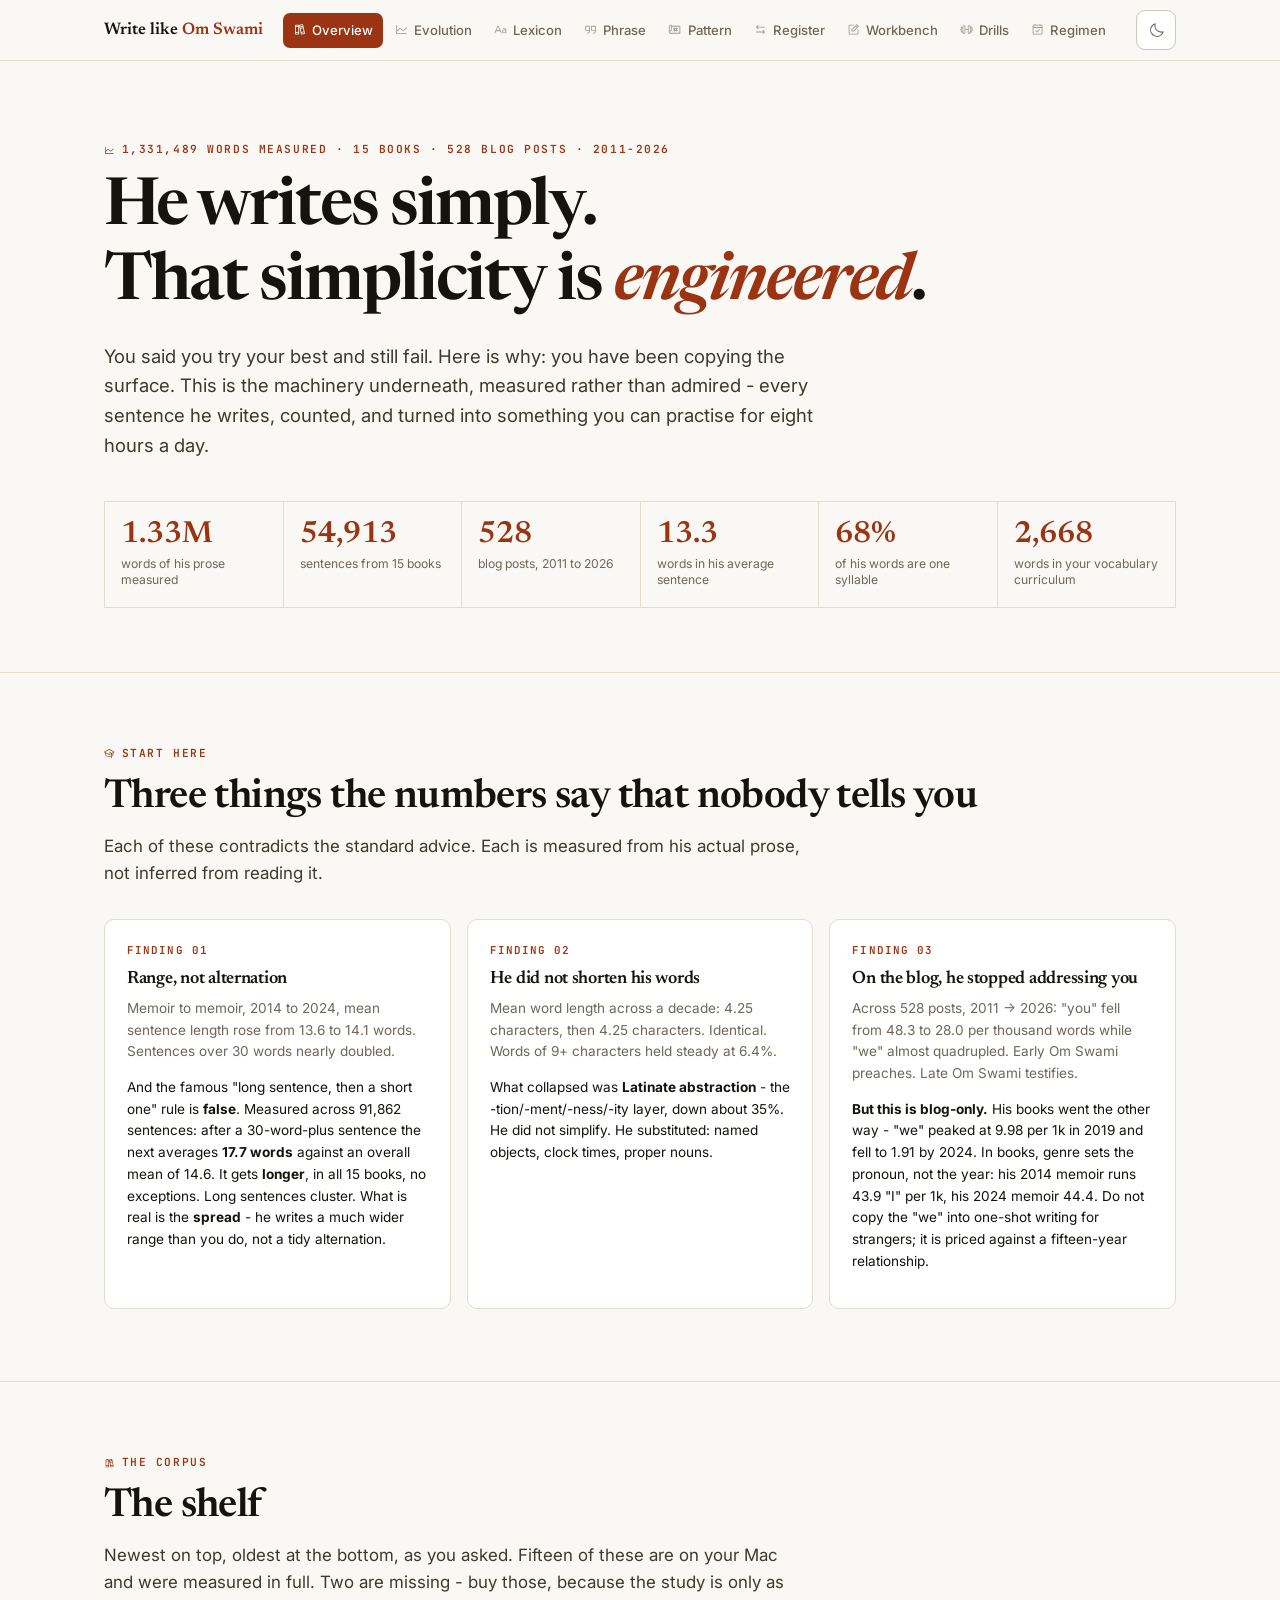
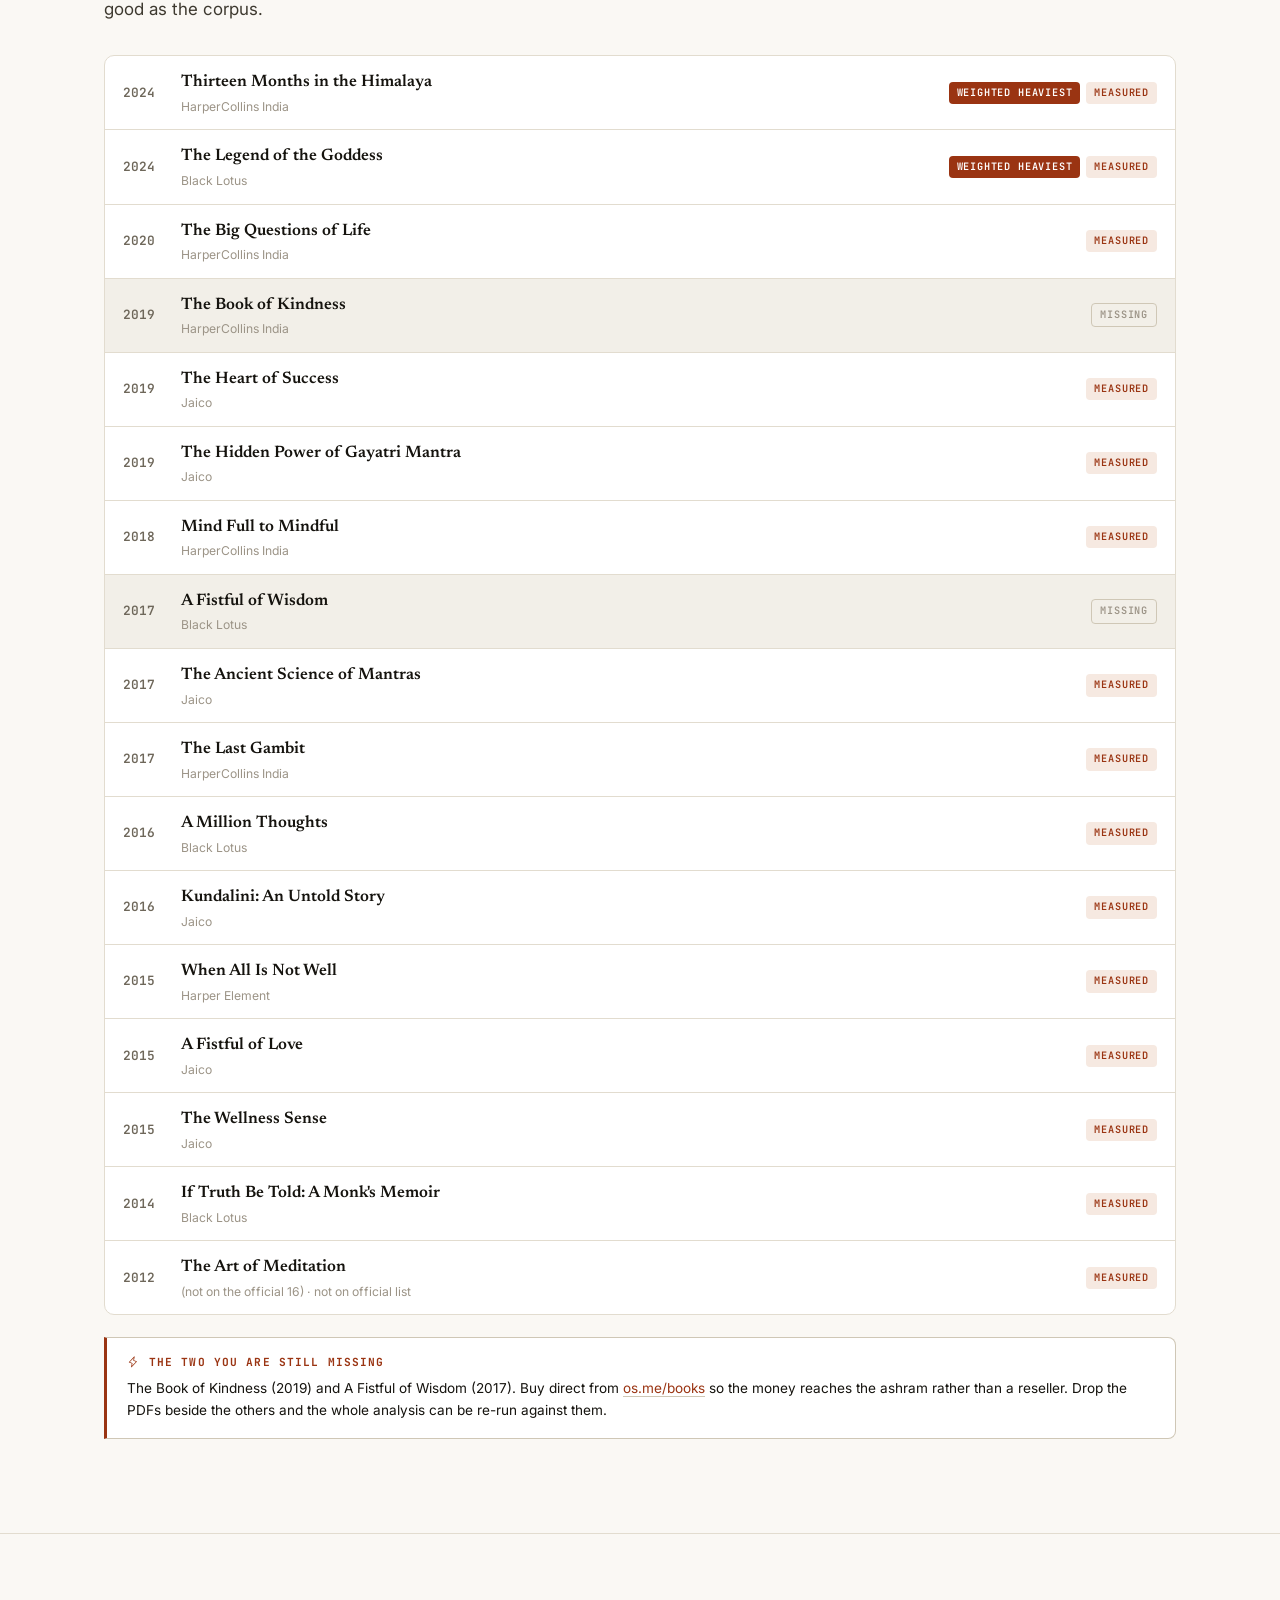
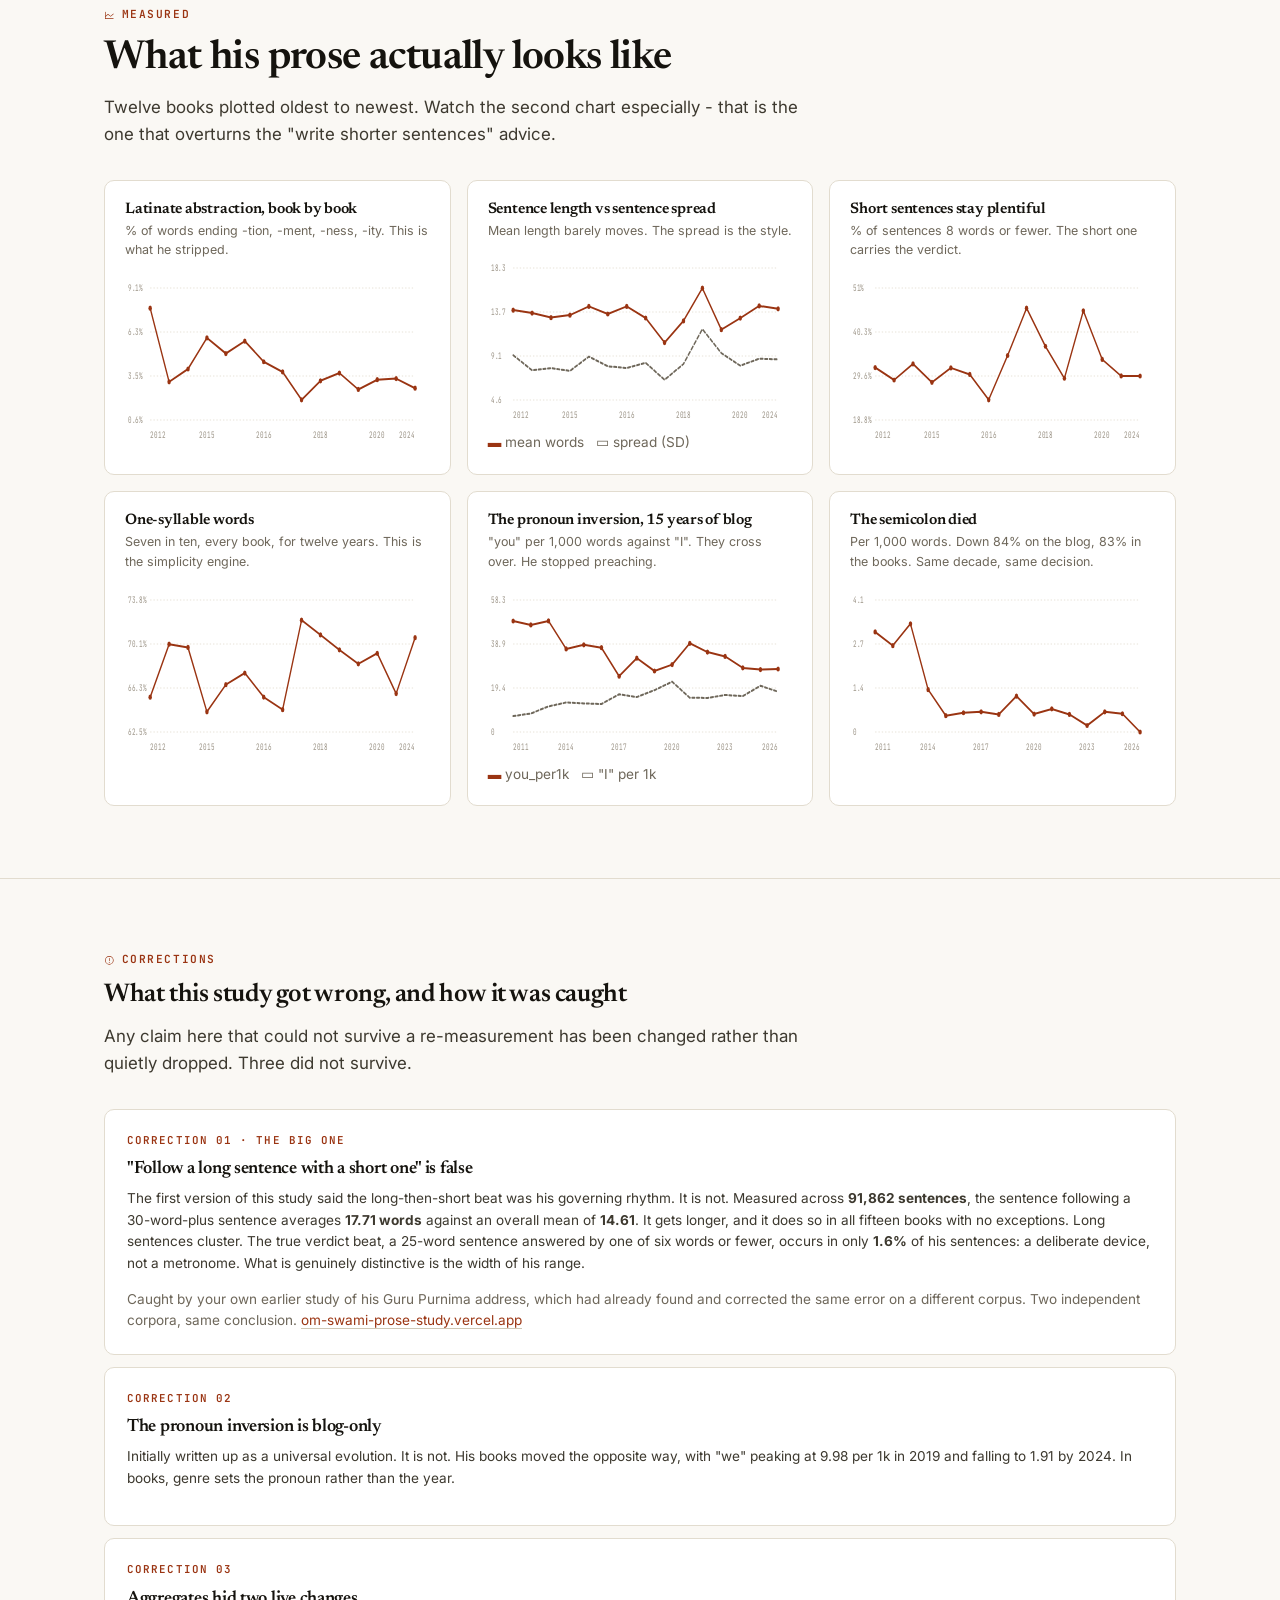
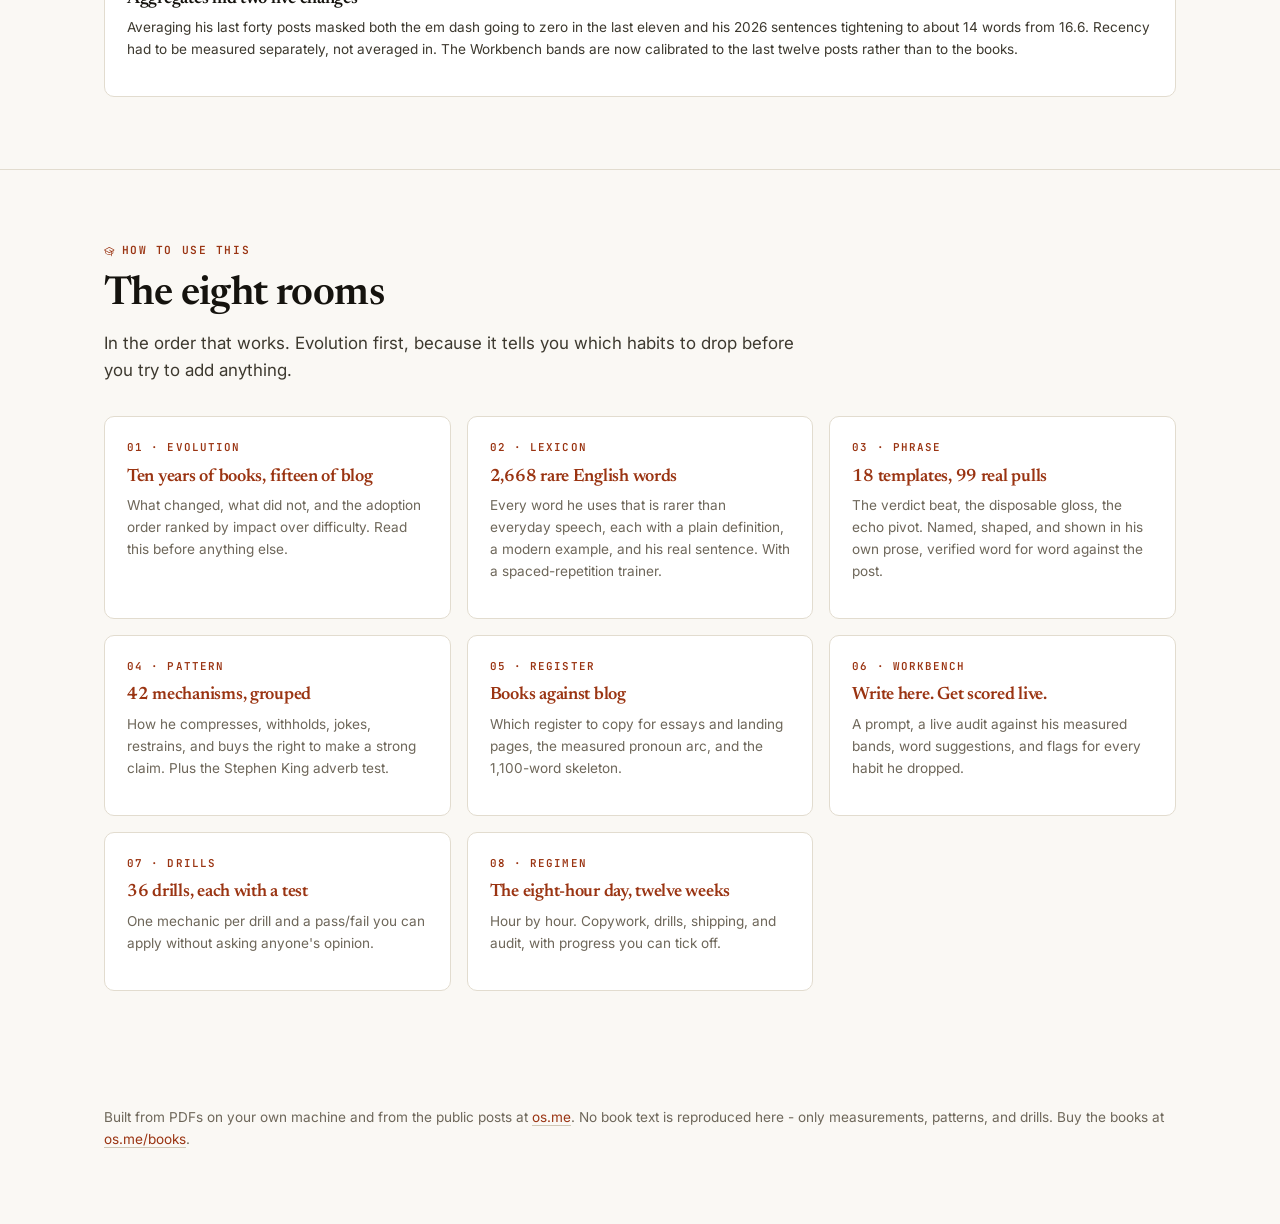
<file: public/index.html>
<!doctype html><html lang="en"><head>
<meta charset="utf-8"><meta name="viewport" content="width=device-width,initial-scale=1">
<title>Write like Om Swami - a measured curriculum</title>
<meta name="description" content="A reverse-engineered writing curriculum built from the full corpus of Om Swami's books and 603,000 words of his blog.">
<link rel="preconnect" href="https://fonts.googleapis.com"><link rel="preconnect" href="https://fonts.gstatic.com" crossorigin>
<link href="https://fonts.googleapis.com/css2?family=Newsreader:ital,opsz,wght@0,6..72,300..700;1,6..72,300..600&family=Inter:wght@400;500;600;700&family=JetBrains+Mono:wght@400;600&display=swap" rel="stylesheet">
<link rel="stylesheet" href="styles.css">
<link rel="icon" href="data:image/svg+xml,<svg xmlns='http://www.w3.org/2000/svg' viewBox='0 0 100 100'><text y='.9em' font-size='90'>🪷</text></svg>">
</head><body>

<div class="hero"><div class="wrap">
  <div class="eyebrow" id="eyebrow">measuring the corpus…</div>
  <h1>He writes simply.<br>That simplicity is <em>engineered</em>.</h1>
  <p class="lede">You said you try your best and still fail. Here is why: you have been copying the surface. This is the machinery underneath, measured rather than admired - every sentence he writes, counted, and turned into something you can practise for eight hours a day.</p>
  <div class="stat-strip" id="hstats"></div>
</div></div>

<section><div class="wrap">
  <div class="eyebrow">Start here</div>
  <h2 class="h2">Three things the numbers say that nobody tells you</h2>
  <p class="lede">Each of these contradicts the standard advice. Each is measured from his actual prose, not inferred from reading it.</p>
  <div class="grid g3">
    <div class="card"><div class="k">Finding 01</div><h3>Range, not alternation</h3>
      <p class="small muted">Memoir to memoir, 2014 to 2024, mean sentence length rose from 13.6 to 14.1 words. Sentences over 30 words nearly doubled.</p>
      <p class="small">And the famous "long sentence, then a short one" rule is <b>false</b>. Measured across 91,862 sentences: after a 30-word-plus sentence the next averages <b>17.7 words</b> against an overall mean of 14.6. It gets <b>longer</b>, in all 15 books, no exceptions. Long sentences cluster. What is real is the <b>spread</b> - he writes a much wider range than you do, not a tidy alternation.</p></div>
    <div class="card"><div class="k">Finding 02</div><h3>He did not shorten his words</h3>
      <p class="small muted">Mean word length across a decade: 4.25 characters, then 4.25 characters. Identical. Words of 9+ characters held steady at 6.4%.</p>
      <p class="small">What collapsed was <b>Latinate abstraction</b> - the -tion/-ment/-ness/-ity layer, down about 35%. He did not simplify. He substituted: named objects, clock times, proper nouns.</p></div>
    <div class="card"><div class="k">Finding 03</div><h3>On the blog, he stopped addressing you</h3>
      <p class="small muted">Across 528 posts, 2011 → 2026: "you" fell from 48.3 to 28.0 per thousand words while "we" almost quadrupled. Early Om Swami preaches. Late Om Swami testifies.</p>
      <p class="small"><b>But this is blog-only.</b> His books went the other way - "we" peaked at 9.98 per 1k in 2019 and fell to 1.91 by 2024. In books, genre sets the pronoun, not the year: his 2014 memoir runs 43.9 "I" per 1k, his 2024 memoir 44.4. Do not copy the "we" into one-shot writing for strangers; it is priced against a fifteen-year relationship.</p></div>
  </div>
</div></section>

<section><div class="wrap">
  <div class="eyebrow">The corpus</div>
  <h2 class="h2">The shelf</h2>
  <p class="lede">Newest on top, oldest at the bottom, as you asked. Fifteen of these are on your Mac and were measured in full. Two are missing - buy those, because the study is only as good as the corpus.</p>
  <div class="shelf" id="shelf"></div>
  <div class="note"><b>The two you are still missing</b>
    <p class="small" style="margin:0">The Book of Kindness (2019) and A Fistful of Wisdom (2017). Buy direct from <a href="https://os.me/books">os.me/books</a> so the money reaches the ashram rather than a reseller. Drop the PDFs beside the others and the whole analysis can be re-run against them.</p></div>
</div></section>

<section><div class="wrap">
  <div class="eyebrow">Measured</div>
  <h2 class="h2">What his prose actually looks like</h2>
  <p class="lede">Twelve books plotted oldest to newest. Watch the second chart especially - that is the one that overturns the "write shorter sentences" advice.</p>
  <div class="grid g2" id="charts"></div>
</div></section>

<section><div class="wrap">
  <div class="eyebrow">Corrections</div>
  <h2 class="h2" style="font-size:1.6rem">What this study got wrong, and how it was caught</h2>
  <p class="lede">Any claim here that could not survive a re-measurement has been changed rather than quietly dropped. Three did not survive.</p>
  <div class="card" style="margin-bottom:12px">
    <div class="k">Correction 01 · the big one</div>
    <h3>"Follow a long sentence with a short one" is false</h3>
    <p class="small" style="color:var(--ink-2)">The first version of this study said the long-then-short beat was his governing rhythm. It is not. Measured across <b>91,862 sentences</b>, the sentence following a 30-word-plus sentence averages <b>17.71 words</b> against an overall mean of <b>14.61</b>. It gets longer, and it does so in all fifteen books with no exceptions. Long sentences cluster. The true verdict beat, a 25-word sentence answered by one of six words or fewer, occurs in only <b>1.6%</b> of his sentences: a deliberate device, not a metronome. What is genuinely distinctive is the width of his range.</p>
    <p class="small muted" style="margin:10px 0 0">Caught by your own earlier study of his Guru Purnima address, which had already found and corrected the same error on a different corpus. Two independent corpora, same conclusion. <a href="https://om-swami-prose-study.vercel.app" target="_blank" rel="noopener">om-swami-prose-study.vercel.app</a></p>
  </div>
  <div class="card" style="margin-bottom:12px">
    <div class="k">Correction 02</div>
    <h3>The pronoun inversion is blog-only</h3>
    <p class="small" style="color:var(--ink-2)">Initially written up as a universal evolution. It is not. His books moved the opposite way, with "we" peaking at 9.98 per 1k in 2019 and falling to 1.91 by 2024. In books, genre sets the pronoun rather than the year.</p>
  </div>
  <div class="card">
    <div class="k">Correction 03</div>
    <h3>Aggregates hid two live changes</h3>
    <p class="small" style="color:var(--ink-2)">Averaging his last forty posts masked both the em dash going to zero in the last eleven and his 2026 sentences tightening to about 14 words from 16.6. Recency had to be measured separately, not averaged in. The Workbench bands are now calibrated to the last twelve posts rather than to the books.</p>
  </div>
</div></section>

<section><div class="wrap">
  <div class="eyebrow">How to use this</div>
  <h2 class="h2">The eight rooms</h2>
  <p class="lede">In the order that works. Evolution first, because it tells you which habits to drop before you try to add anything.</p>
  <div class="grid g2" id="rooms"></div>
</div></section>

<footer><div class="wrap">
  <p class="small">Built from PDFs on your own machine and from the public posts at <a href="https://os.me">os.me</a>. No book text is reproduced here - only measurements, patterns, and drills. Buy the books at <a href="https://os.me/books">os.me/books</a>.</p>
</div></footer>

<script src="app.js"></script>
<script>
initChrome();
function svgLine(el,pts,{yl,xl,fmt=(v)=>v,h=170,alt=null,altLabel=""}){
  const w=460,pad={l:38,r:22,t:12,b:26};
  const ys=pts.map(p=>p.y).concat(alt?alt.map(p=>p.y):[]);
  let mn=Math.min(...ys), mx=Math.max(...ys);
  const padY=(mx-mn)*0.22||1; mn=Math.max(0,mn-padY); mx=mx+padY;
  const X=i=>pad.l+i*(w-pad.l-pad.r)/Math.max(1,pts.length-1);
  const Y=v=>pad.t+(mx-v)/(mx-mn)*(h-pad.t-pad.b);
  const path=a=>a.map((p,i)=>(i?"L":"M")+X(i).toFixed(1)+" "+Y(p.y).toFixed(1)).join(" ");
  let g="";
  for(let k=0;k<=3;k++){const v=mn+(mx-mn)*k/3;
    g+=`<line class="gl" x1="${pad.l}" x2="${w-pad.r}" y1="${Y(v)}" y2="${Y(v)}"/>
        <text class="lbl" x="4" y="${Y(v)+3}">${fmt(+v.toFixed(1))}</text>`;}
  const dots=pts.map((p,i)=>`<circle class="dot" cx="${X(i)}" cy="${Y(p.y)}" r="2.6"><title>${p.t}: ${p.y}</title></circle>`).join("");
  const xlab=pts.map((p,i)=>(i%Math.ceil(pts.length/6)===0||i===pts.length-1)
    ?`<text class="lbl" x="${X(i)}" y="${h-8}" text-anchor="${i===0?'start':i===pts.length-1?'end':'middle'}">${p.x}</text>`:"").join("");
  el.innerHTML=`<svg viewBox="0 0 ${w} ${h}" preserveAspectRatio="none" style="height:${h}px">
    ${g}${alt?`<path class="ln alt" d="${path(alt)}"/>`:""}<path class="ln" d="${path(pts)}"/>${dots}${xlab}</svg>
    ${alt?`<div class="small muted" style="margin-top:6px"><span style="color:var(--accent)">▬</span> ${yl} &nbsp; <span style="color:var(--muted)">▭</span> ${altLabel}</div>`:""}`;
}
load("metrics","blog","corpus","vocab").then(({metrics,blog,corpus,vocab})=>{
  const S=metrics.series, bib=metrics.bibliography;
  const own=bib.filter(b=>b.have).length;
  const tot=corpus.total_words, bk=corpus.books, sn=corpus.sentences;
  const meanSent=(S.reduce((a,r)=>a+r.sent_mean*r.n_sents,0)/S.reduce((a,r)=>a+r.n_sents,0)).toFixed(1);
  const mono=(S.reduce((a,r)=>a+r.pct_1syl*r.n_words,0)/S.reduce((a,r)=>a+r.n_words,0)).toFixed(0);
  document.getElementById("eyebrow").textContent =
    `${tot.toLocaleString()} words measured · ${bk} books · ${corpus.blog_posts} blog posts · 2011-2026`;
  document.getElementById("hstats").innerHTML=[
    [(tot/1e6).toFixed(2)+"M","words of his prose measured"],
    [sn.toLocaleString(),"sentences from "+bk+" books"],
    [String(corpus.blog_posts),"blog posts, 2011 to 2026"],
    [meanSent,"words in his average sentence"],
    [mono+"%","of his words are one syllable"],
    [vocab.meta.total.toLocaleString(),"words in your vocabulary curriculum"]
  ].map(([n,l])=>`<div class="stat"><div class="n">${n}</div><div class="l">${l}</div></div>`).join("");

  const ROOMS=[
   ["evolution.html","Evolution","Ten years of books, fifteen of blog","What changed, what did not, and the adoption order ranked by impact over difficulty. Read this before anything else."],
   ["lexicon.html","Lexicon",vocab.meta.total.toLocaleString()+" rare English words","Every word he uses that is rarer than everyday speech, each with a plain definition, a modern example, and his real sentence. With a spaced-repetition trainer."],
   ["phrase.html","Phrase","18 templates, 99 real pulls","The verdict beat, the disposable gloss, the echo pivot. Named, shaped, and shown in his own prose, verified word for word against the post."],
   ["pattern.html","Pattern","42 mechanisms, grouped","How he compresses, withholds, jokes, restrains, and buys the right to make a strong claim. Plus the Stephen King adverb test."],
   ["register.html","Register","Books against blog","Which register to copy for essays and landing pages, the measured pronoun arc, and the 1,100-word skeleton."],
   ["workbench.html","Workbench","Write here. Get scored live.","A prompt, a live audit against his measured bands, word suggestions, and flags for every habit he dropped."],
   ["drills.html","Drills","36 drills, each with a test","One mechanic per drill and a pass/fail you can apply without asking anyone's opinion."],
   ["regimen.html","Regimen","The eight-hour day, twelve weeks","Hour by hour. Copywork, drills, shipping, and audit, with progress you can tick off."]
  ];
  document.getElementById("rooms").innerHTML=ROOMS.map(([href,tag,title,desc],i)=>
    `<a class="card" href="${href}" style="border-bottom:1px solid var(--rule)">
       <div class="k">${String(i+1).padStart(2,"0")} · ${tag}</div>
       <h3>${title}</h3><p class="small muted">${desc}</p></a>`).join("");

  document.getElementById("shelf").innerHTML=bib.map(b=>{
    const key=b.year===2024;
    return `<div class="bk ${b.have?"":"miss"}">
      <div class="yr">${b.year}</div>
      <div><div class="ti">${b.title}</div><div class="pub">${b.publisher}${b.note?" · "+b.note:""}</div></div>
      <div>${key&&b.have?'<span class="pill key">weighted heaviest</span> ':''}<span class="pill ${b.have?"own":"no"}">${b.have?"measured":"missing"}</span></div></div>`;
  }).join("");

  const short=t=>t.replace(/^(The |A )/,"").slice(0,15);
  const mk=(title,sub,pts,opt)=>{
    const d=document.createElement("div"); d.className="chart";
    d.innerHTML=`<h4>${title}</h4><div class="sub">${sub}</div><div class="body"></div>`;
    document.getElementById("charts").appendChild(d);
    svgLine(d.querySelector(".body"),pts,opt);
  };
  const P=(k)=>S.map(r=>({x:r.year,y:r[k],t:short(r.title)}));
  mk("Latinate abstraction, book by book","% of words ending -tion, -ment, -ness, -ity. This is what he stripped.",P("pct_latinate"),{yl:"Latinate %",fmt:v=>v+"%"});
  mk("Sentence length vs sentence spread","Mean length barely moves. The spread is the style.",P("sent_mean"),{yl:"mean words",alt:S.map(r=>({x:r.year,y:r.sent_sd,t:short(r.title)})),altLabel:"spread (SD)"});
  mk("Short sentences stay plentiful","% of sentences 8 words or fewer. The short one carries the verdict.",P("pct_le8"),{yl:"% ≤8 words",fmt:v=>v+"%"});
  mk("One-syllable words","Seven in ten, every book, for twelve years. This is the simplicity engine.",P("pct_1syl"),{yl:"% monosyllabic",fmt:v=>v+"%"});

  const B=blog.yearly;
  const mkb=(title,sub,k,alt,altLabel)=>{
    const d=document.createElement("div"); d.className="chart";
    d.innerHTML=`<h4>${title}</h4><div class="sub">${sub}</div><div class="body"></div>`;
    document.getElementById("charts").appendChild(d);
    svgLine(d.querySelector(".body"),B.map(r=>({x:r.year,y:r[k],t:r.year})),
      {yl:k,alt:alt?B.map(r=>({x:r.year,y:r[alt],t:r.year})):null,altLabel});
  };
  mkb("The pronoun inversion, 15 years of blog","\"you\" per 1,000 words against \"I\". They cross over. He stopped preaching.","you_per1k","I_per1k","\"I\" per 1k");
  mkb("The semicolon died","Per 1,000 words. Down 84% on the blog, 83% in the books. Same decade, same decision.","semicolon_per1k");
});
</script>
</body></html>
</file>
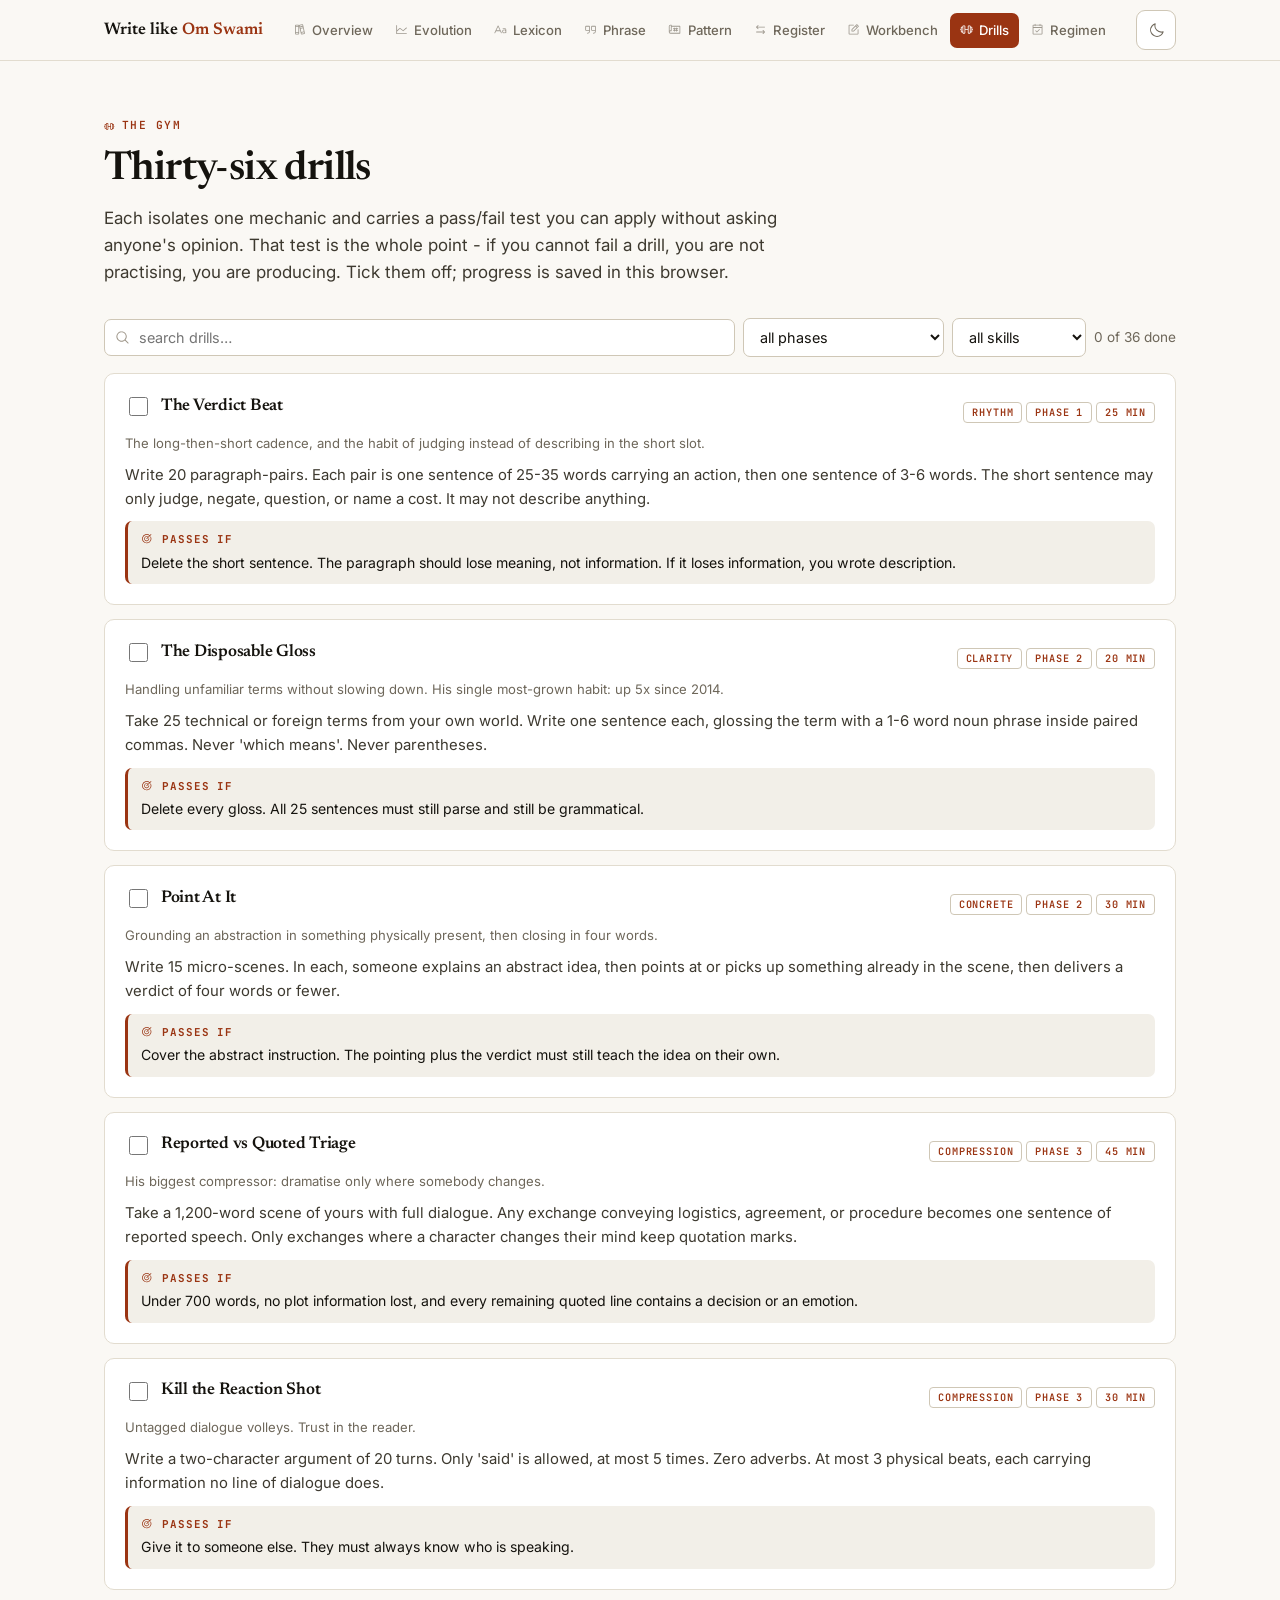
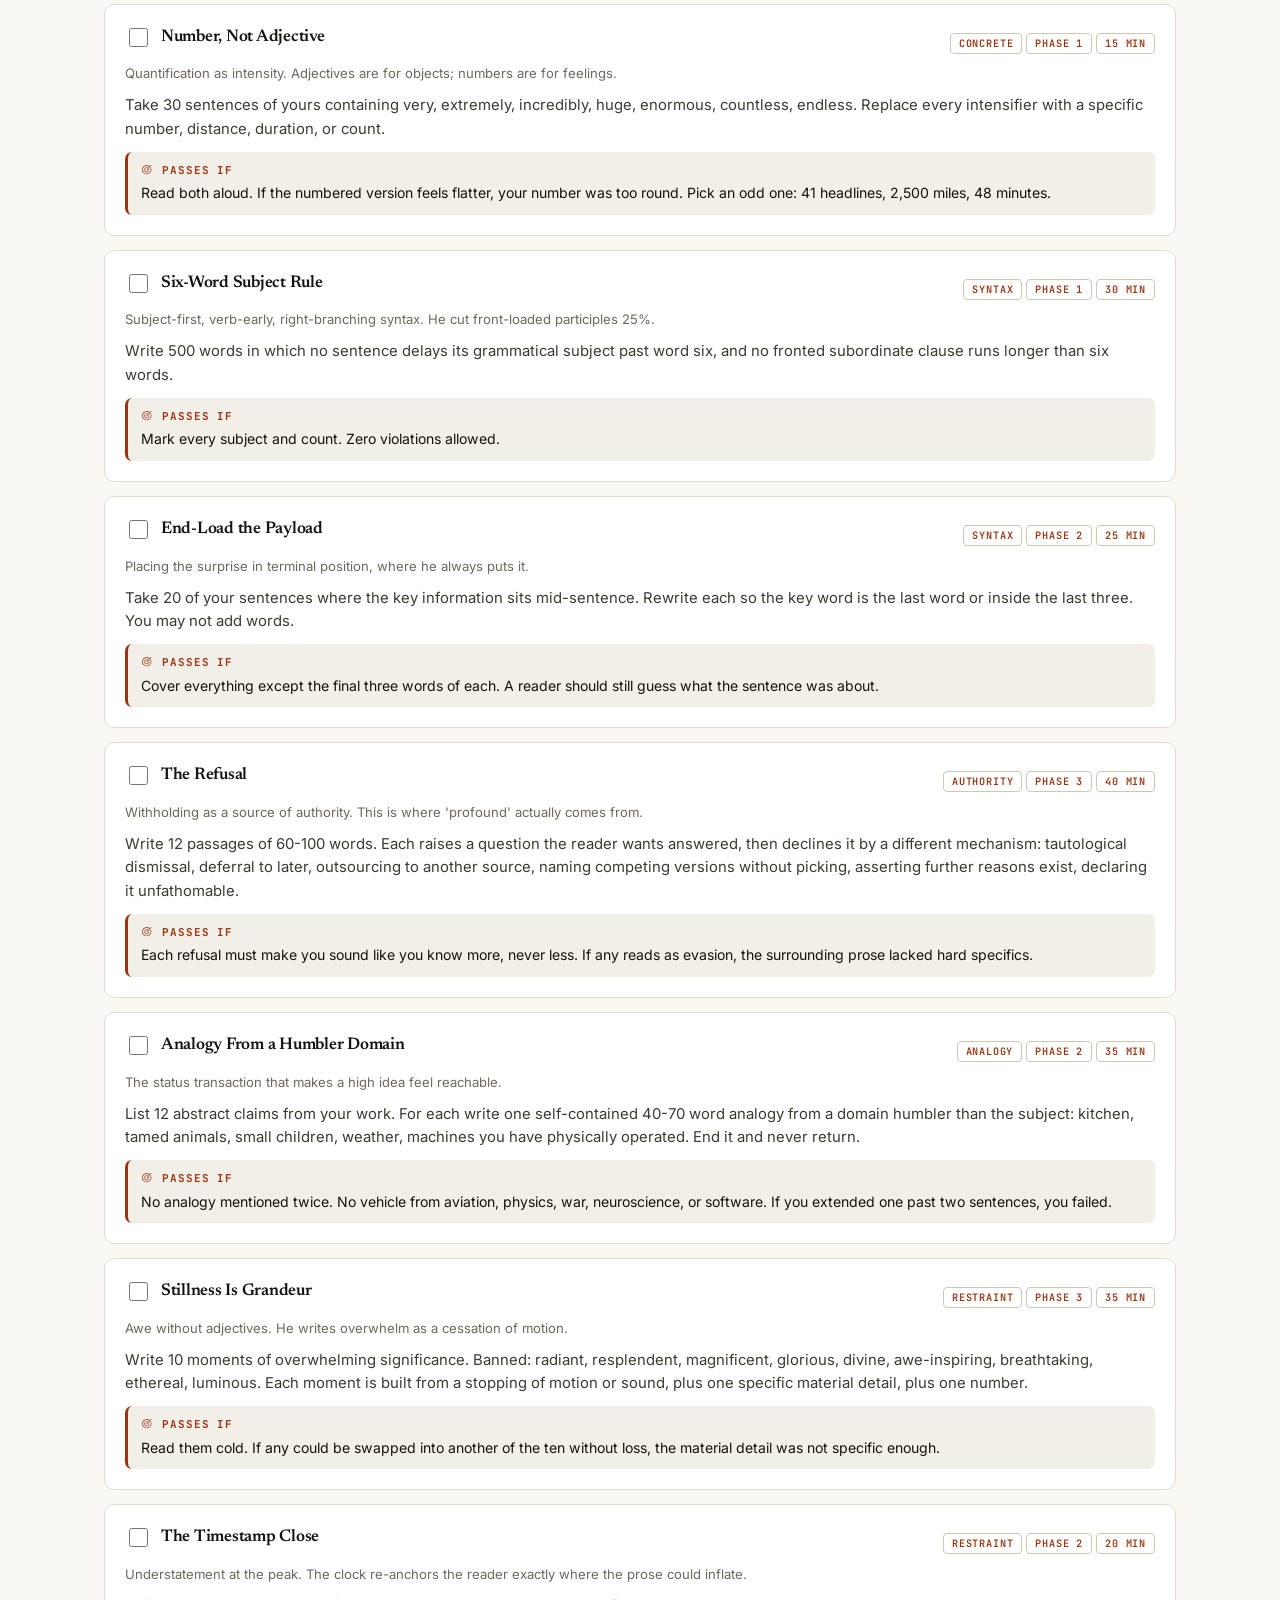
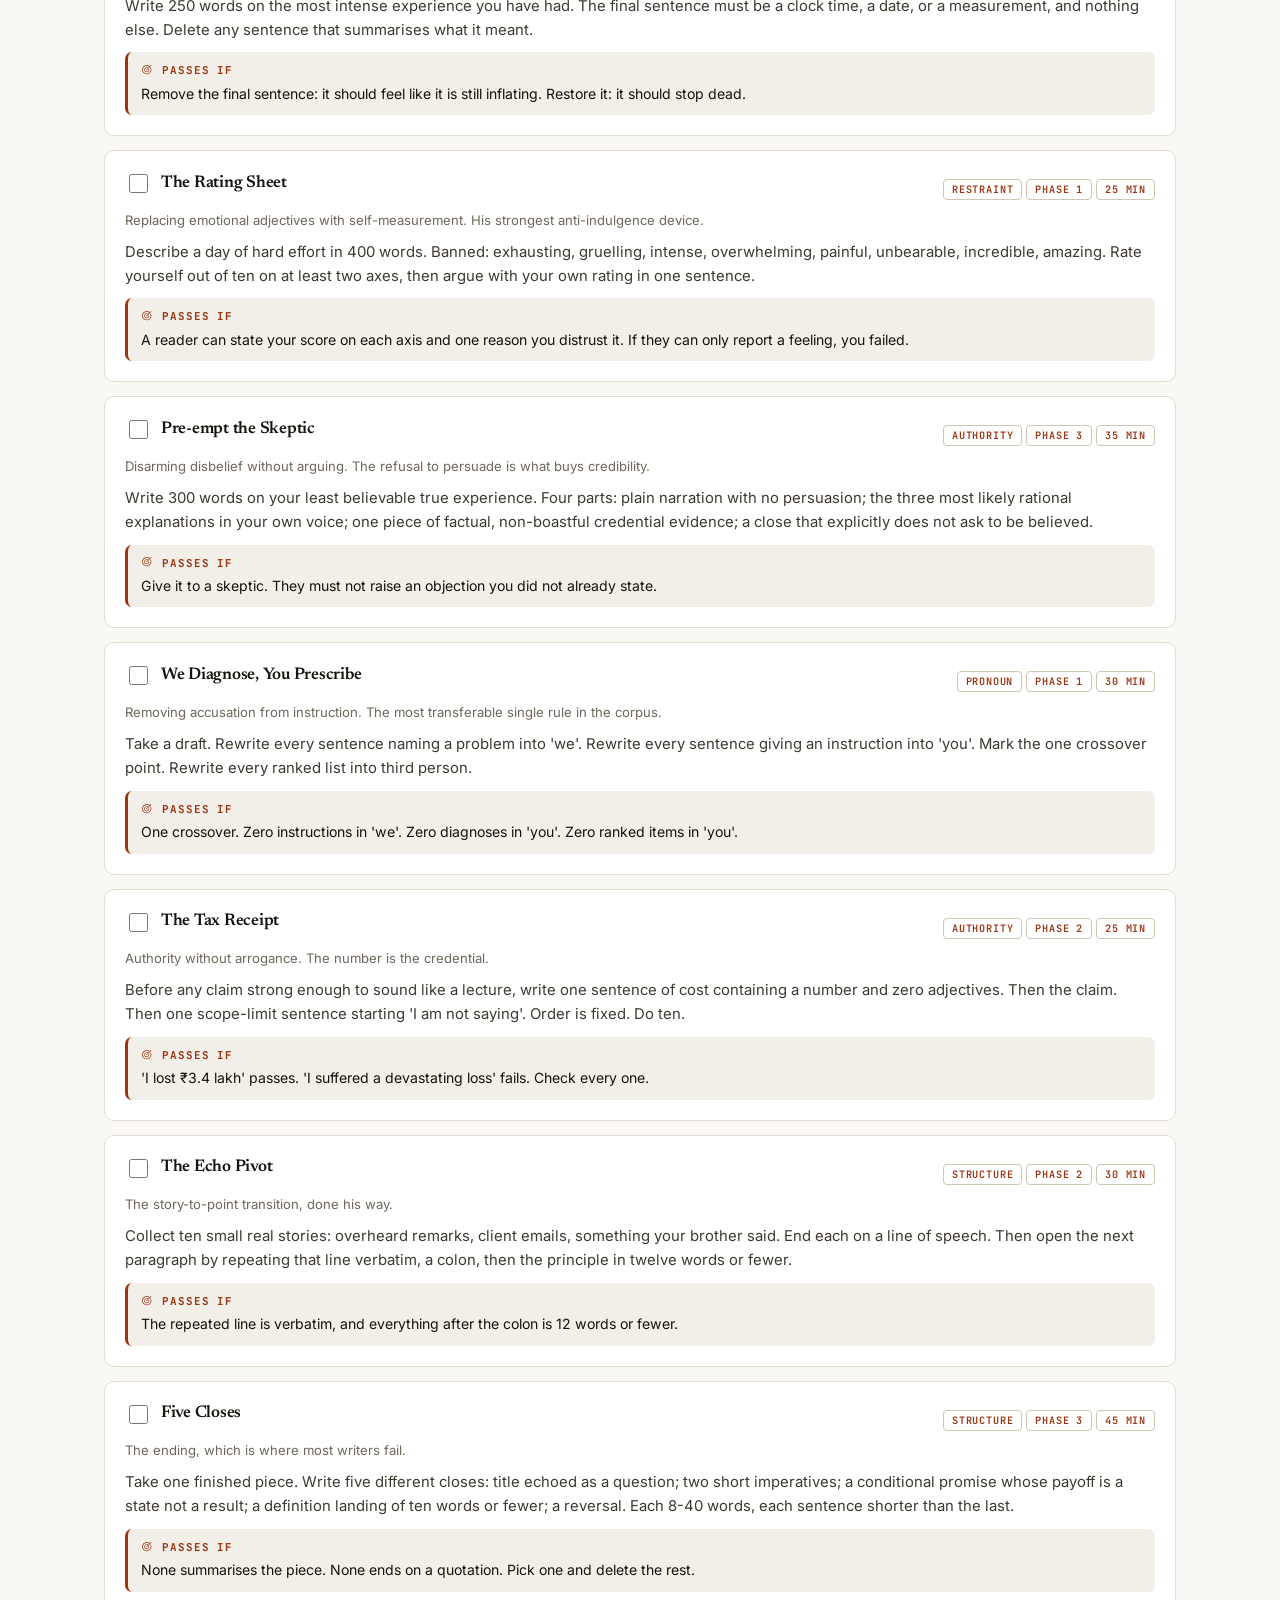
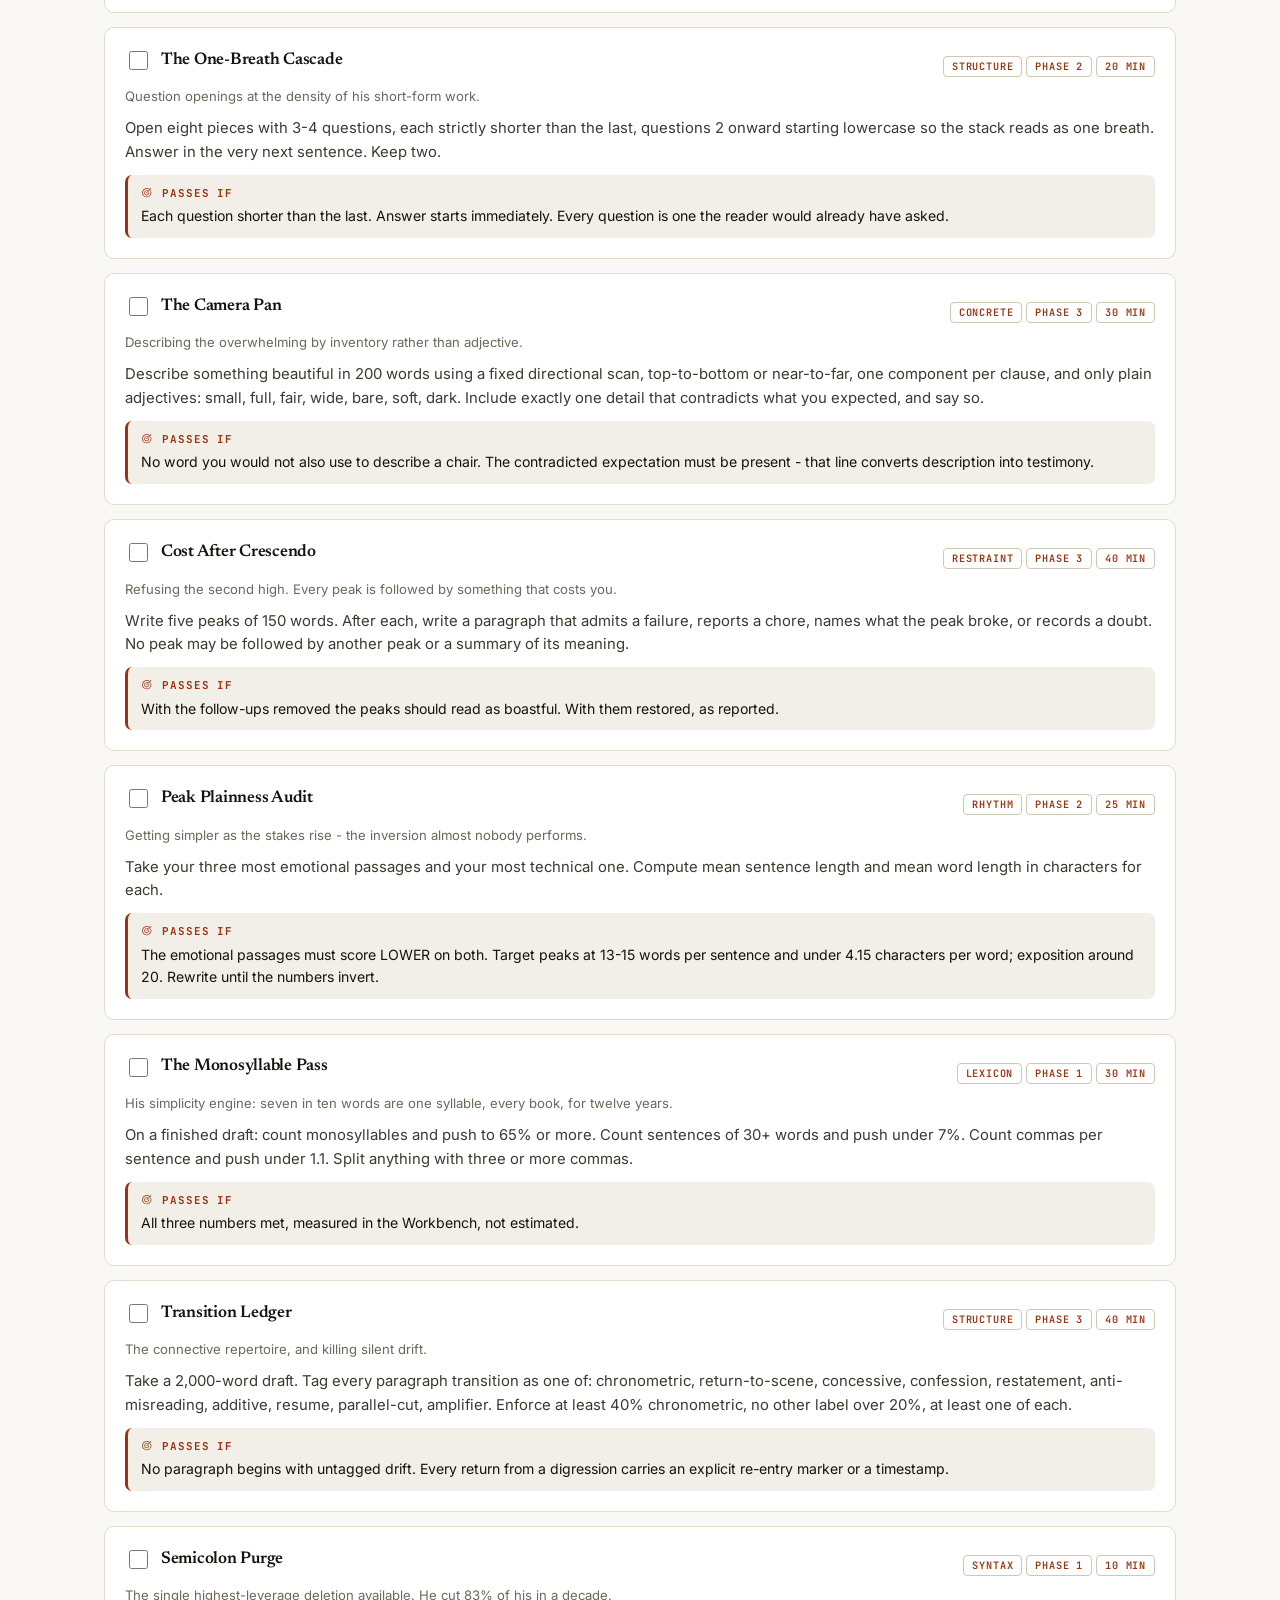
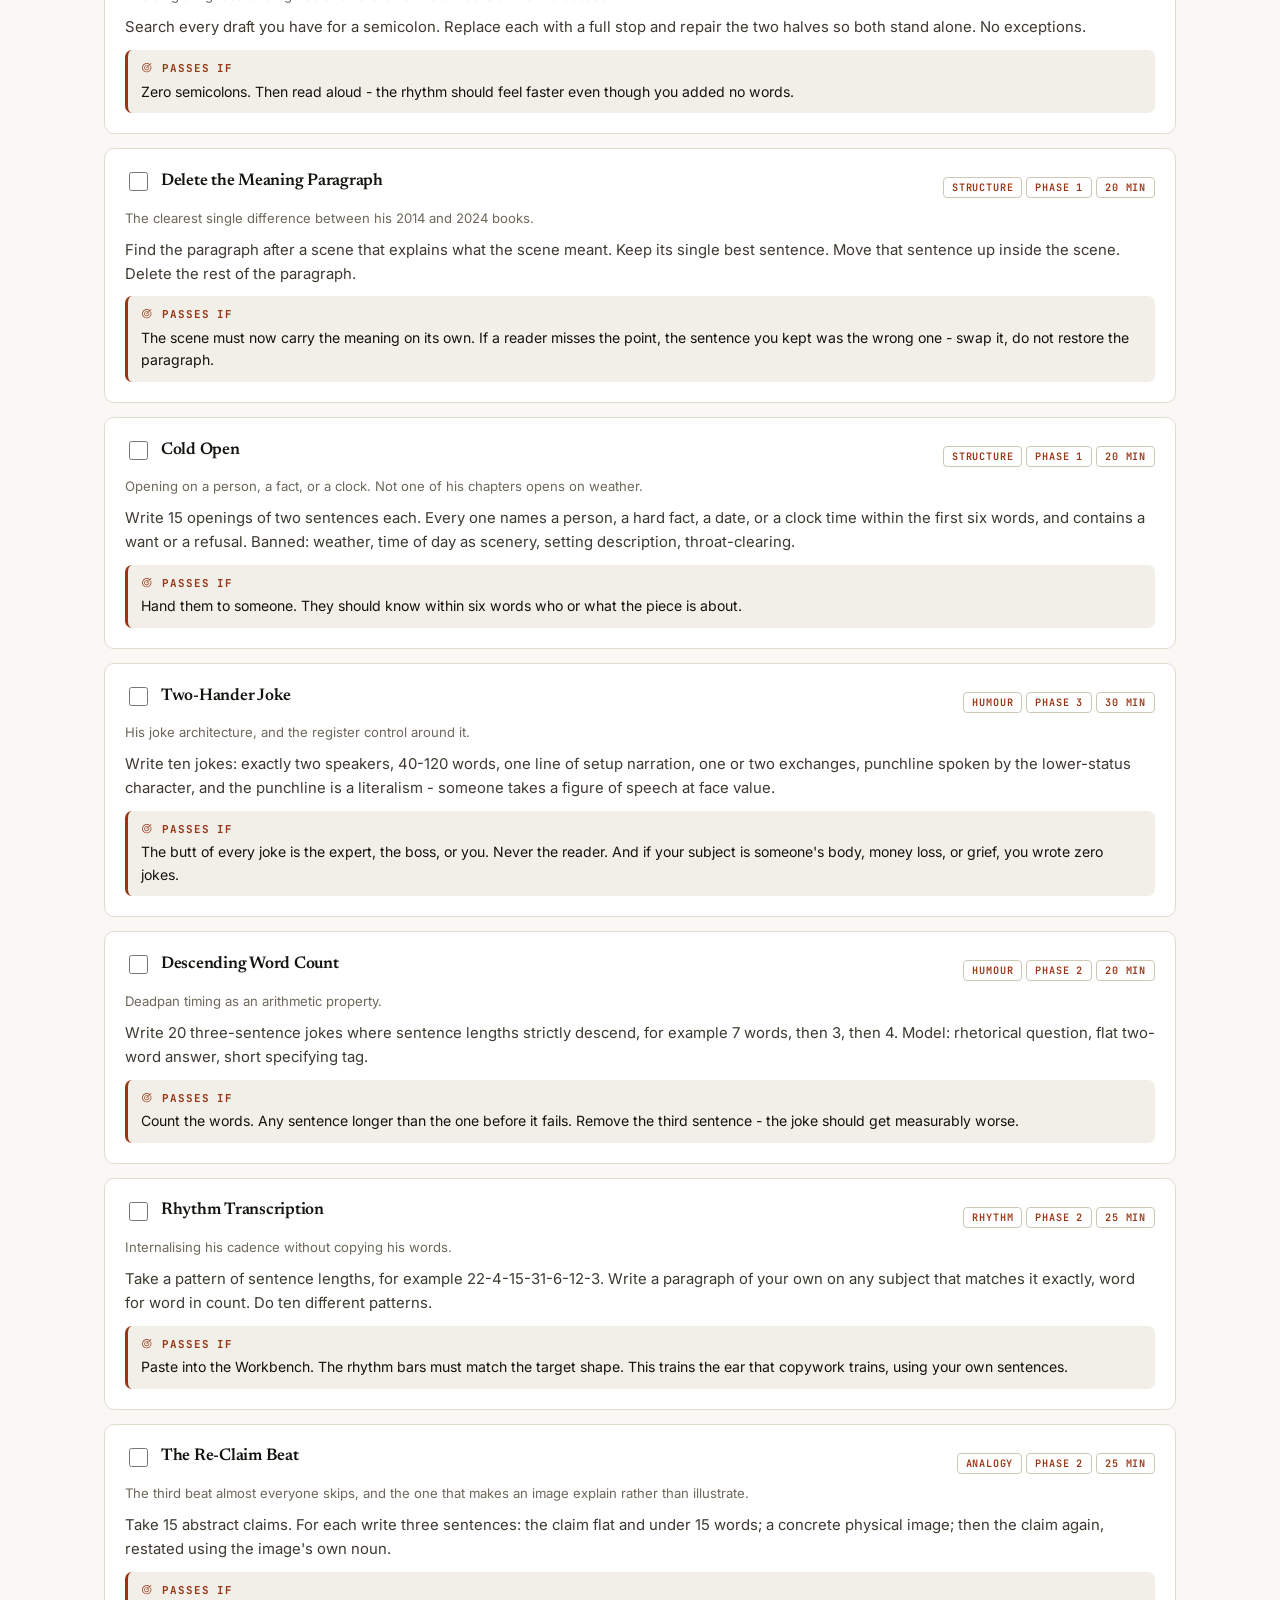
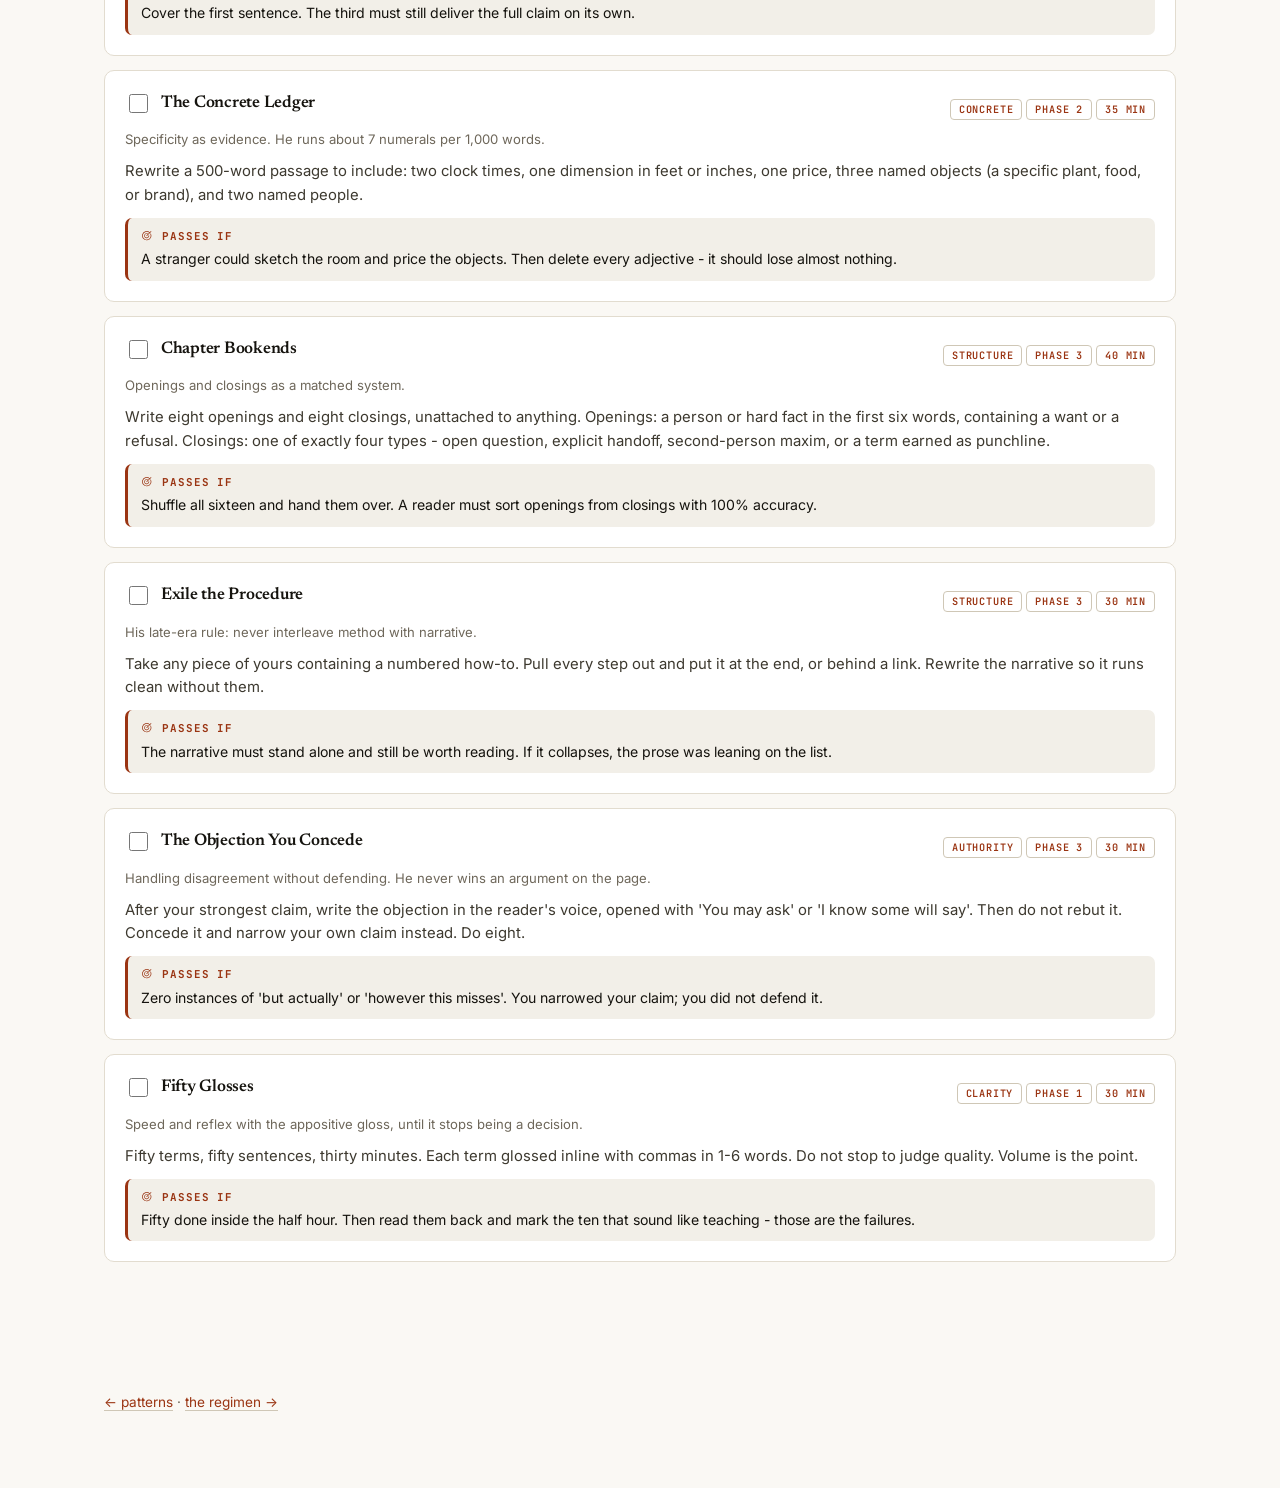
<file: public/drills.html>
<!doctype html><html lang="en"><head>
<meta charset="utf-8"><meta name="viewport" content="width=device-width,initial-scale=1">
<title>Drills - Write like Om Swami</title>
<link rel="preconnect" href="https://fonts.googleapis.com"><link rel="preconnect" href="https://fonts.gstatic.com" crossorigin>
<link href="https://fonts.googleapis.com/css2?family=Newsreader:ital,opsz,wght@0,6..72,300..700;1,6..72,300..600&family=Inter:wght@400;500;600;700&family=JetBrains+Mono:wght@400;600&display=swap" rel="stylesheet">
<link rel="stylesheet" href="styles.css">
<link rel="icon" href="data:image/svg+xml,<svg xmlns='http://www.w3.org/2000/svg' viewBox='0 0 100 100'><text y='.9em' font-size='90'>🪷</text></svg>">
</head><body>
<section style="padding-top:56px"><div class="wrap">
  <div class="eyebrow">The gym</div>
  <h2 class="h2">Thirty-six drills</h2>
  <p class="lede">Each isolates one mechanic and carries a pass/fail test you can apply without asking anyone's opinion. That test is the whole point - if you cannot fail a drill, you are not practising, you are producing. Tick them off; progress is saved in this browser.</p>
  <div class="controls">
    <input type="search" id="q" placeholder="search drills…">
    <select id="ph"><option value="">all phases</option><option value="1">Phase 1 · Demolition</option>
      <option value="2">Phase 2 · Construction</option><option value="3">Phase 3 · Voice</option></select>
    <select id="tg"><option value="">all skills</option></select>
    <span class="small muted" id="done" style="margin-left:auto"></span>
  </div>
  <div id="list"></div>
</div></section>
<footer><div class="wrap"><p class="small"><a href="pattern.html">← patterns</a> · <a href="regimen.html">the regimen →</a></p></div></footer>
<script src="app.js"></script>
<script>
initChrome();
const K="os_drills_v1"; let DONE=JSON.parse(localStorage.getItem(K)||"{}"), D=[];
const save=()=>localStorage.setItem(K,JSON.stringify(DONE));
function draw(){
  const q=document.getElementById("q").value.toLowerCase();
  const ph=document.getElementById("ph").value, tg=document.getElementById("tg").value;
  const rows=D.filter(d=>(!ph||String(d.phase)===ph)&&(!tg||d.tag===tg)
    &&(!q||(d.nm+d.trains+d.do+d.tag).toLowerCase().includes(q)));
  document.getElementById("list").innerHTML=rows.map(d=>`
    <div class="drill">
      <div class="drill-h">
        <h4><label style="cursor:pointer;display:flex;gap:10px;align-items:center">
          <input type="checkbox" class="chk" data-id="${d.id}" ${DONE[d.id]?"checked":""}>
          <span style="${DONE[d.id]?"opacity:.55":""}">${d.nm}</span></label></h4>
        <div><span class="tag">${d.tag}</span> <span class="tag">phase ${d.phase}</span> <span class="tag">${d.min} min</span></div>
      </div>
      <div class="trains">${d.trains}</div>
      <div class="do">${d.do}</div>
      <div class="test"><b>Passes if</b>${d.test}</div>
    </div>`).join("")||'<p class="small muted">Nothing matches.</p>';
  document.querySelectorAll(".chk").forEach(c=>c.onchange=()=>{
    DONE[c.dataset.id]=c.checked; if(!c.checked) delete DONE[c.dataset.id]; save(); draw();});
  document.getElementById("done").textContent=`${Object.keys(DONE).length} of ${D.length} done`;
}
["q","ph","tg"].forEach(id=>{const e=document.getElementById(id);
  e.oninput=draw; e.onchange=draw;});
load("drills").then(({drills})=>{
  D=drills.drills;
  document.getElementById("tg").innerHTML='<option value="">all skills</option>'+
    [...new Set(D.map(d=>d.tag))].sort().map(t=>`<option>${t}</option>`).join("");
  draw();
});
</script></body></html>
</file>
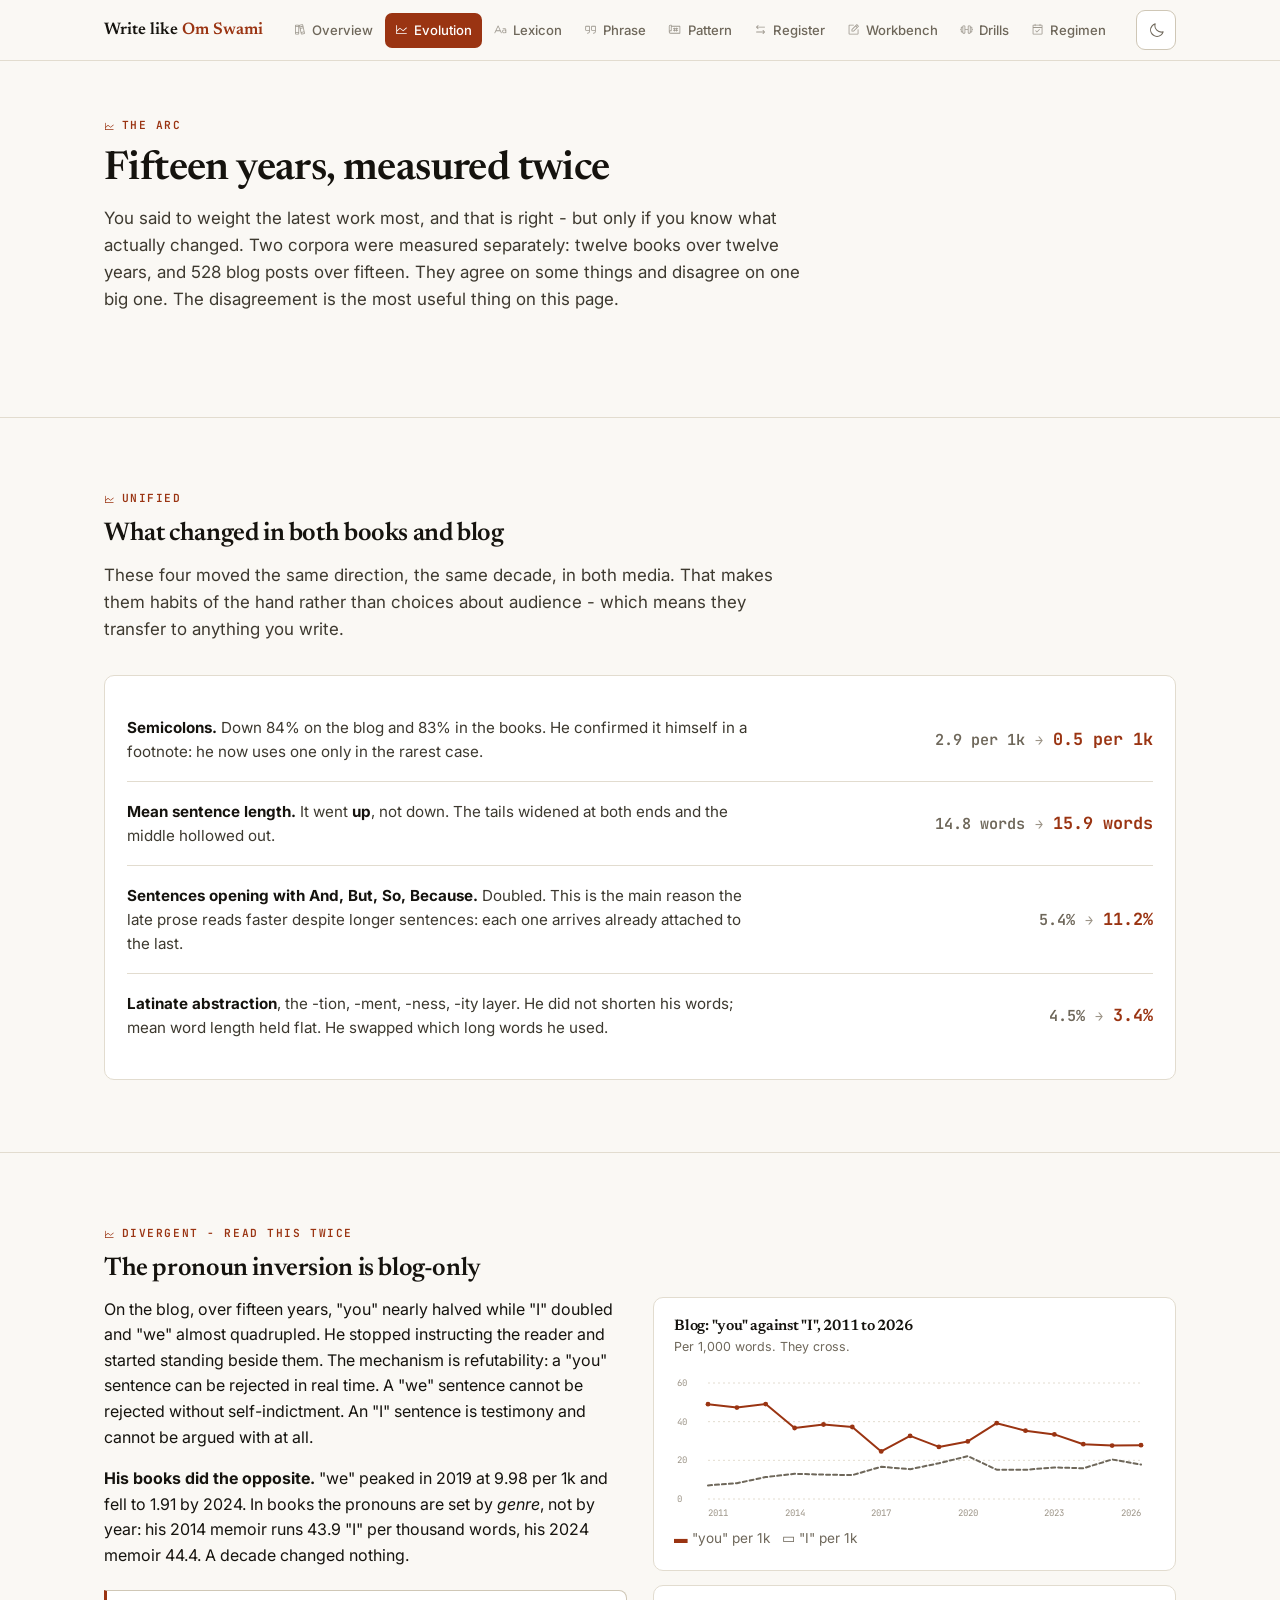
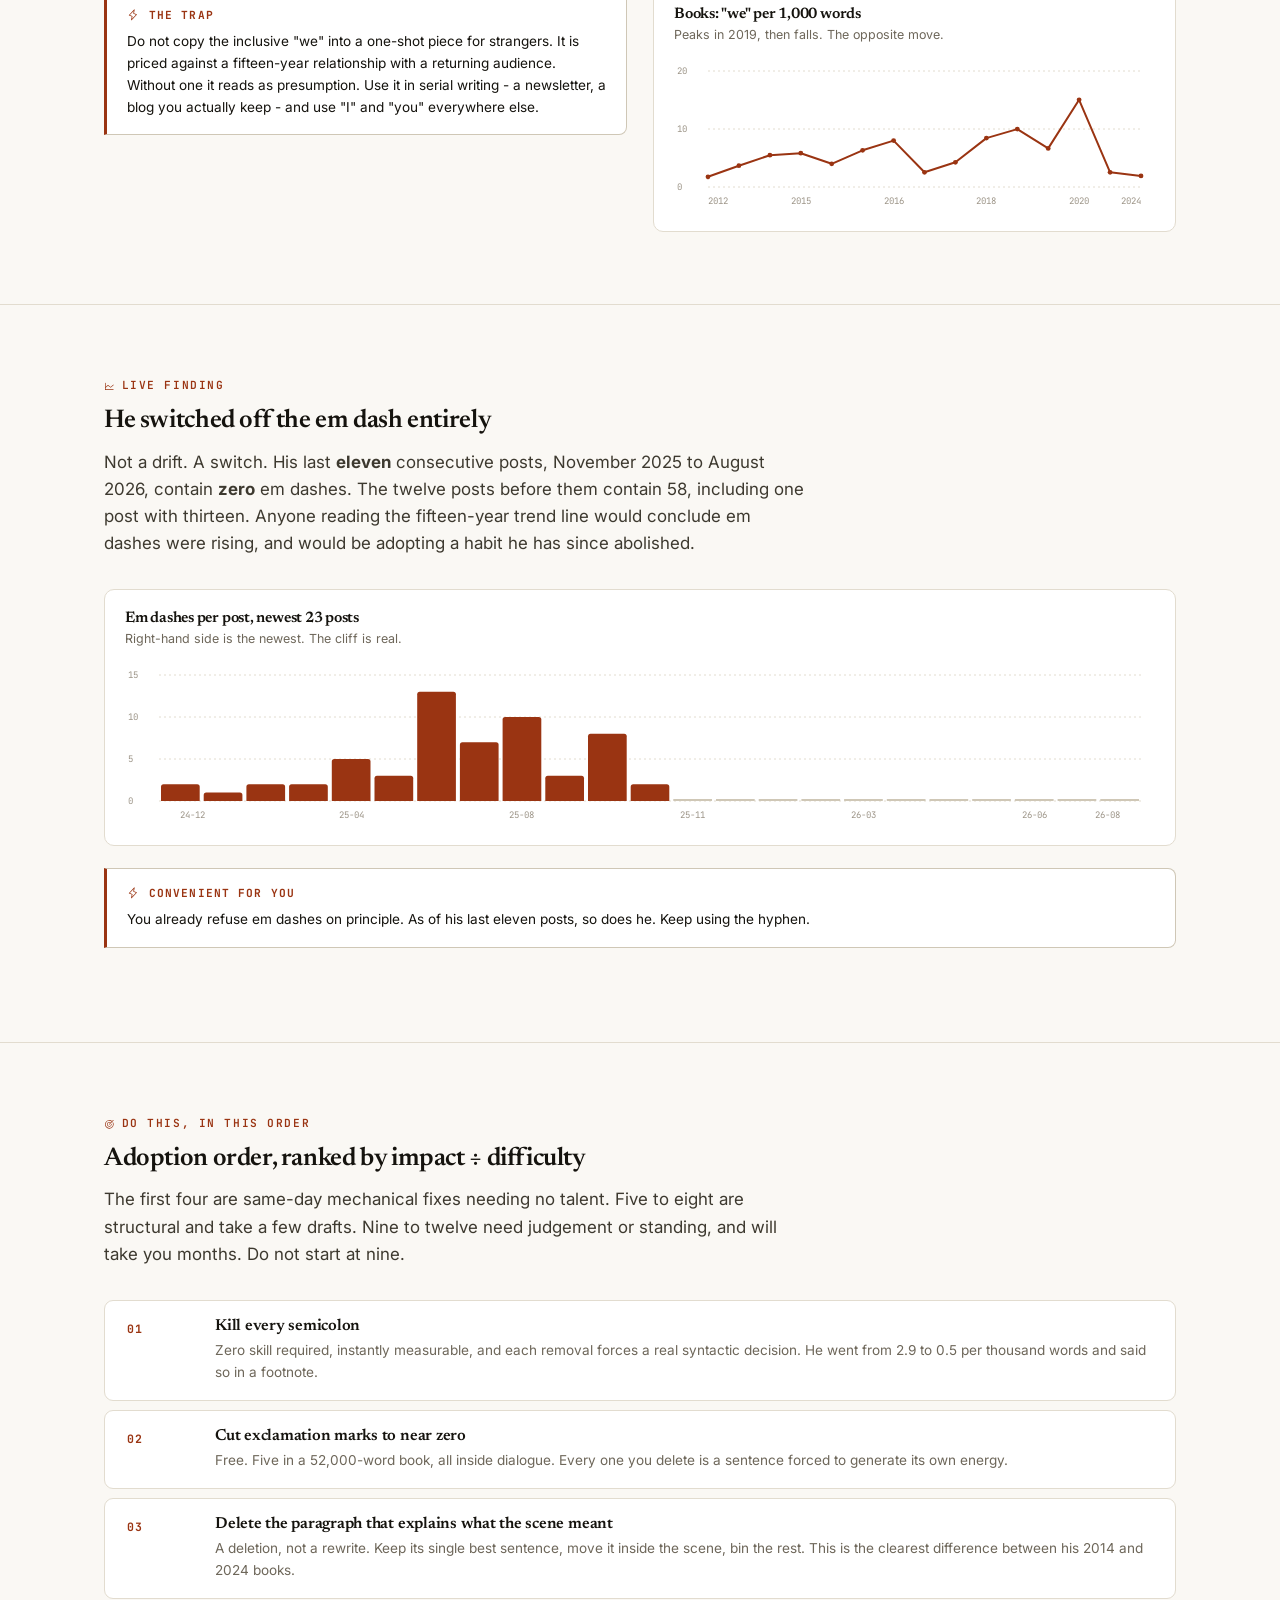
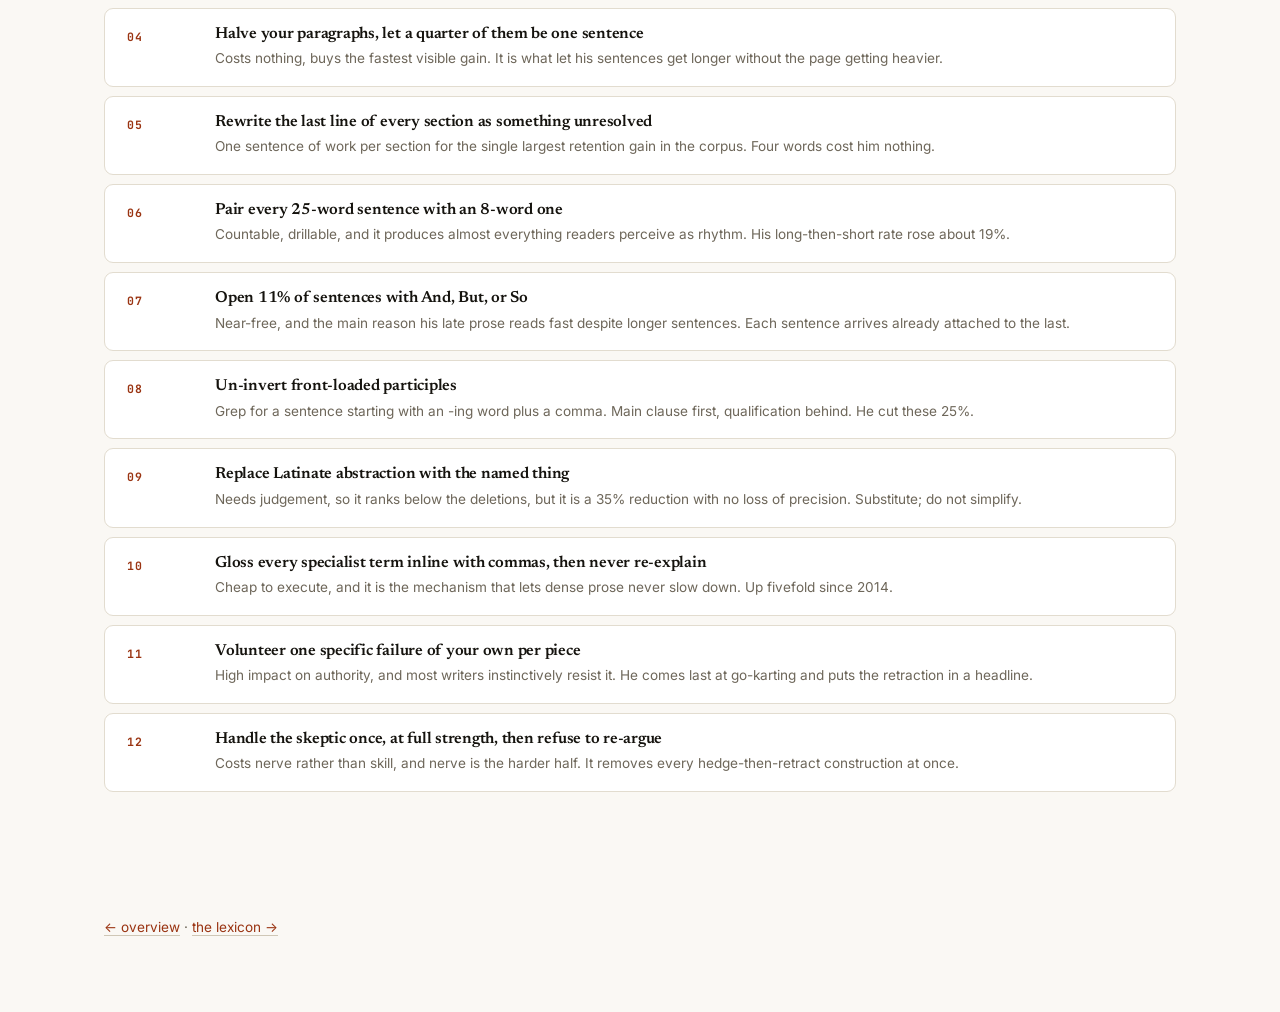
<file: public/evolution.html>
<!doctype html><html lang="en"><head>
<meta charset="utf-8"><meta name="viewport" content="width=device-width,initial-scale=1">
<title>Evolution - Write like Om Swami</title>
<link rel="preconnect" href="https://fonts.googleapis.com"><link rel="preconnect" href="https://fonts.gstatic.com" crossorigin>
<link href="https://fonts.googleapis.com/css2?family=Newsreader:ital,opsz,wght@0,6..72,300..700;1,6..72,300..600&family=Inter:wght@400;500;600;700&family=JetBrains+Mono:wght@400;600&display=swap" rel="stylesheet">
<link rel="stylesheet" href="styles.css">
<link rel="icon" href="data:image/svg+xml,<svg xmlns='http://www.w3.org/2000/svg' viewBox='0 0 100 100'><text y='.9em' font-size='90'>🪷</text></svg>">
</head><body>

<section style="padding-top:56px"><div class="wrap">
  <div class="eyebrow">The arc</div>
  <h2 class="h2">Fifteen years, measured twice</h2>
  <p class="lede">You said to weight the latest work most, and that is right - but only if you know what actually changed. Two corpora were measured separately: twelve books over twelve years, and 528 blog posts over fifteen. They agree on some things and disagree on one big one. The disagreement is the most useful thing on this page.</p>
</div></section>

<section><div class="wrap">
  <div class="eyebrow">Unified</div>
  <h2 class="h2" style="font-size:1.6rem">What changed in both books and blog</h2>
  <p class="lede small">These four moved the same direction, the same decade, in both media. That makes them habits of the hand rather than choices about audience - which means they transfer to anything you write.</p>
  <div class="card">
    <div class="vs"><div class="m"><b>Semicolons.</b> Down 84% on the blog and 83% in the books. He confirmed it himself in a footnote: he now uses one only in the rarest case.</div><div class="nums"><span class="a">2.9 per 1k</span><span class="arrow">→</span><span class="b">0.5 per 1k</span></div></div>
    <div class="vs"><div class="m"><b>Mean sentence length.</b> It went <b>up</b>, not down. The tails widened at both ends and the middle hollowed out.</div><div class="nums"><span class="a">14.8 words</span><span class="arrow">→</span><span class="b">15.9 words</span></div></div>
    <div class="vs"><div class="m"><b>Sentences opening with And, But, So, Because.</b> Doubled. This is the main reason the late prose reads faster despite longer sentences: each one arrives already attached to the last.</div><div class="nums"><span class="a">5.4%</span><span class="arrow">→</span><span class="b">11.2%</span></div></div>
    <div class="vs"><div class="m"><b>Latinate abstraction</b>, the -tion, -ment, -ness, -ity layer. He did not shorten his words; mean word length held flat. He swapped which long words he used.</div><div class="nums"><span class="a">4.5%</span><span class="arrow">→</span><span class="b">3.4%</span></div></div>
</div>
</div></section>

<section><div class="wrap">
  <div class="eyebrow">Divergent - read this twice</div>
  <h2 class="h2" style="font-size:1.6rem">The pronoun inversion is blog-only</h2>
  <div class="two-col">
    <div>
      <p>On the blog, over fifteen years, "you" nearly halved while "I" doubled and "we" almost quadrupled. He stopped instructing the reader and started standing beside them. The mechanism is refutability: a "you" sentence can be rejected in real time. A "we" sentence cannot be rejected without self-indictment. An "I" sentence is testimony and cannot be argued with at all.</p>
      <p><b>His books did the opposite.</b> "we" peaked in 2019 at 9.98 per 1k and fell to 1.91 by 2024. In books the pronouns are set by <em>genre</em>, not by year: his 2014 memoir runs 43.9 "I" per thousand words, his 2024 memoir 44.4. A decade changed nothing.</p>
      <div class="note"><b>The trap</b><p class="small" style="margin:0">Do not copy the inclusive "we" into a one-shot piece for strangers. It is priced against a fifteen-year relationship with a returning audience. Without one it reads as presumption. Use it in serial writing - a newsletter, a blog you actually keep - and use "I" and "you" everywhere else.</p></div>
    </div>
    <div><div class="chart"><h4>Blog: "you" against "I", 2011 to 2026</h4>
      <div class="sub">Per 1,000 words. They cross.</div><div id="c1"></div></div>
      <div class="chart" style="margin-top:14px"><h4>Books: "we" per 1,000 words</h4>
      <div class="sub">Peaks in 2019, then falls. The opposite move.</div><div id="c2"></div></div></div>
  </div>
</div></section>

<section><div class="wrap">
  <div class="eyebrow">Live finding</div>
  <h2 class="h2" style="font-size:1.6rem">He switched off the em dash entirely</h2>
  <p class="lede">Not a drift. A switch. His last <b><span id="zn">eleven</span></b> consecutive posts, <span id="zrange">November 2025 to August 2026</span>, contain <b>zero</b> em dashes. The <span id="bn">twelve</span> posts before them contain <span id="bsum">58</span>, including one post with <span id="bmax">thirteen</span>. Anyone reading the fifteen-year trend line would conclude em dashes were rising, and would be adopting a habit he has since abolished.</p>
  <div class="chart"><h4>Em dashes per post, newest <span id="emn">23</span> posts</h4><div class="sub">Right-hand side is the newest. The cliff is real.</div><div id="c3"></div></div>
  <div class="note"><b>Convenient for you</b><p class="small" style="margin:0">You already refuse em dashes on principle. As of his last <span id="zn2">eleven</span> posts, so does he. Keep using the hyphen.</p></div>
</div></section>

<section><div class="wrap">
  <div class="eyebrow">Do this, in this order</div>
  <h2 class="h2" style="font-size:1.6rem">Adoption order, ranked by impact ÷ difficulty</h2>
  <p class="lede small">The first four are same-day mechanical fixes needing no talent. Five to eight are structural and take a few drafts. Nine to twelve need judgement or standing, and will take you months. Do not start at nine.</p>
  <div id="adopt"></div>
</div></section>

<footer><div class="wrap"><p class="small"><a href="index.html">← overview</a> · <a href="lexicon.html">the lexicon →</a></p></div></footer>

<script src="app.js"></script>
<script>
initChrome();
const ADOPT=[
 ["Kill every semicolon","Zero skill required, instantly measurable, and each removal forces a real syntactic decision. He went from 2.9 to 0.5 per thousand words and said so in a footnote."],
 ["Cut exclamation marks to near zero","Free. Five in a 52,000-word book, all inside dialogue. Every one you delete is a sentence forced to generate its own energy."],
 ["Delete the paragraph that explains what the scene meant","A deletion, not a rewrite. Keep its single best sentence, move it inside the scene, bin the rest. This is the clearest difference between his 2014 and 2024 books."],
 ["Halve your paragraphs, let a quarter of them be one sentence","Costs nothing, buys the fastest visible gain. It is what let his sentences get longer without the page getting heavier."],
 ["Rewrite the last line of every section as something unresolved","One sentence of work per section for the single largest retention gain in the corpus. Four words cost him nothing."],
 ["Pair every 25-word sentence with an 8-word one","Countable, drillable, and it produces almost everything readers perceive as rhythm. His long-then-short rate rose about 19%."],
 ["Open 11% of sentences with And, But, or So","Near-free, and the main reason his late prose reads fast despite longer sentences. Each sentence arrives already attached to the last."],
 ["Un-invert front-loaded participles","Grep for a sentence starting with an -ing word plus a comma. Main clause first, qualification behind. He cut these 25%."],
 ["Replace Latinate abstraction with the named thing","Needs judgement, so it ranks below the deletions, but it is a 35% reduction with no loss of precision. Substitute; do not simplify."],
 ["Gloss every specialist term inline with commas, then never re-explain","Cheap to execute, and it is the mechanism that lets dense prose never slow down. Up fivefold since 2014."],
 ["Volunteer one specific failure of your own per piece","High impact on authority, and most writers instinctively resist it. He comes last at go-karting and puts the retraction in a headline."],
 ["Handle the skeptic once, at full strength, then refuse to re-argue","Costs nerve rather than skill, and nerve is the harder half. It removes every hedge-then-retract construction at once."]
];
document.getElementById("adopt").innerHTML=ADOPT.map((a,i)=>`
  <div class="wk" style="border:1px solid var(--rule);border-radius:9px;margin-bottom:9px;background:var(--surface)">
    <div class="n">${String(i+1).padStart(2,"0")}</div>
    <div><h4>${a[0]}</h4><p class="small muted" style="margin:0">${a[1]}</p></div></div>`).join("");

/* Charts render at the container's real pixel width (no viewBox stretching,
   so text is never distorted) and redraw on resize. Bars get integer ticks
   on a rounded scale; the padded data max never becomes a tick label. */
function niceScale(dmax,{ints=false}={}){
  const bases=ints?[1,2,5]:[0.5,1,2,5];
  for(let p=1;p<=100000;p*=10){
    for(const b of bases){
      const step=b*p;
      if(ints&&step<1) continue;
      const n=Math.ceil(dmax/step);
      if(n<=3){
        const ticks=[];for(let v=0;v<=n*step+1e-9;v+=step)ticks.push(+v.toFixed(2));
        return {mx:n*step,ticks};
      }
    }
  }
  return {mx:dmax,ticks:[0,dmax]};
}
function mini(el,pts,{alt=null,lab="",altLab="",h=150,bars=false}={}){
  const w=Math.max(300,el.clientWidth||440),pad={l:34,r:14,t:10,b:24};
  const ys=pts.map(p=>p.y).concat(alt?alt.map(p=>p.y):[]);
  const {mx,ticks}=niceScale(Math.max(...ys)||1,{ints:bars});
  const mn=Math.min(0,...ys);
  const iw=w-pad.l-pad.r;
  const X=i=>pad.l+i*iw/Math.max(1,pts.length-1);
  const Y=v=>pad.t+(mx-v)/(mx-mn)*(h-pad.t-pad.b);
  const dec=ticks.some(v=>v%1!==0)?1:0;
  let g=ticks.map(v=>`<line class="gl" x1="${pad.l}" x2="${w-pad.r}" y1="${Y(v)}" y2="${Y(v)}"/><text class="lbl" x="3" y="${Y(v)+3}">${v.toFixed(dec)}</text>`).join("");
  let body,BX=X;
  if(bars){
    const n=pts.length,band=iw/n,gap=Math.min(4,Math.max(2,band*.2)),bw=Math.max(3,band-gap);
    BX=i=>pad.l+i*band+band/2;
    body=pts.map((p,i)=>{
      const x=pad.l+i*band+gap/2, tip=`<title>${p.x}${p.t?" · "+p.t:""}: ${p.y}</title>`;
      if(p.y===0) return `<rect x="${x.toFixed(1)}" y="${Y(mn)-2}" width="${bw.toFixed(1)}" height="2" fill="var(--rule-2)">${tip}</rect>`;
      const y=Y(p.y),bh=Y(mn)-y,r=Math.min(2.5,bh/2,bw/2);
      return `<path class="bar" d="M${x.toFixed(1)},${(y+r).toFixed(1)} Q${x.toFixed(1)},${y.toFixed(1)} ${(x+r).toFixed(1)},${y.toFixed(1)} H${(x+bw-r).toFixed(1)} Q${(x+bw).toFixed(1)},${y.toFixed(1)} ${(x+bw).toFixed(1)},${(y+r).toFixed(1)} V${Y(mn).toFixed(1)} H${x.toFixed(1)} Z">${tip}</path>`;
    }).join("");
  } else {
    const path=a=>a.map((p,i)=>(i?"L":"M")+X(i).toFixed(1)+" "+Y(p.y).toFixed(1)).join(" ");
    body=(alt?`<path class="ln alt" d="${path(alt)}"/>`:"")+`<path class="ln" d="${path(pts)}"/>`+
      pts.map((p,i)=>`<circle class="dot" cx="${X(i).toFixed(1)}" cy="${Y(p.y).toFixed(1)}" r="2.4"><title>${p.x}: ${p.y}</title></circle>`).join("");
  }
  /* x labels: about six, and the newest bar always keeps its label -
     a neighbour is dropped instead of the last one */
  const step=Math.ceil(pts.length/6), MINGAP=46, lastI=pts.length-1, lastX=BX(lastI);
  let prevX=-1e9;
  const xl=pts.map((p,i)=>{
    const isLast=i===lastI;
    if(!(i%step===0||isLast)) return "";
    const x=BX(i);
    if(!isLast&&(x-prevX<MINGAP||lastX-x<MINGAP)) return "";
    prevX=x;
    return `<text class="lbl" x="${x.toFixed(1)}" y="${h-7}" text-anchor="${i===0?'start':isLast?'end':'middle'}">${p.x}</text>`;
  }).join("");
  el.innerHTML=`<svg viewBox="0 0 ${w} ${h}" width="${w}" height="${h}" style="display:block;max-width:100%">${g}${body}${xl}</svg>`+
    (alt?`<div class="small muted" style="margin-top:5px"><span style="color:var(--accent)">▬</span> ${lab} &nbsp; <span style="color:var(--muted)">▭</span> ${altLab}</div>`:"");
}
const WORDS=["zero","one","two","three","four","five","six","seven","eight","nine","ten","eleven","twelve","thirteen","fourteen","fifteen","sixteen","seventeen","eighteen","nineteen","twenty"];
const MON=["January","February","March","April","May","June","July","August","September","October","November","December"];
function monthOf(d){return MON[+d.slice(5,7)-1]+" "+d.slice(0,4);}
let REDRAW=[];
function chart(id,fn){const el=document.getElementById(id);const f=()=>fn(el);f();REDRAW.push(f);}
addEventListener("resize",(()=>{let t;return()=>{clearTimeout(t);t=setTimeout(()=>REDRAW.forEach(f=>f()),150);};})());
load("blog","metrics","emdash").then(({blog,metrics,emdash})=>{
  chart("c1",el=>mini(el,
    blog.yearly.map(r=>({x:r.year,y:r.you_per1k})),
    {alt:blog.yearly.map(r=>({x:r.year,y:r.I_per1k})),lab:'"you" per 1k',altLab:'"I" per 1k'}));
  chart("c2",el=>mini(el,
    metrics.series.map(r=>({x:r.year,y:r.we_per1k}))));
  const R=emdash.recent;
  chart("c3",el=>mini(el,R.map(r=>({x:r.date.slice(2,7),y:r.em,t:r.title})),{bars:true,h:160}));
  /* the cliff copy stays true as new posts are added */
  let z=0;for(let i=R.length-1;i>=0&&R[i].em===0;i--)z++;
  const before=R.slice(0,R.length-z);
  const put=(id,v)=>{const e=document.getElementById(id);if(e)e.textContent=v;};
  put("zn",WORDS[z]||z); put("zn2",WORDS[z]||z); put("emn",R.length);
  put("zrange",monthOf(R[R.length-z].date)+" to "+monthOf(R[R.length-1].date));
  put("bn",WORDS[before.length]||before.length);
  put("bsum",before.reduce((a,r)=>a+r.em,0));
  put("bmax",WORDS[Math.max(...before.map(r=>r.em))]||Math.max(...before.map(r=>r.em)));
});
</script></body></html>
</file>
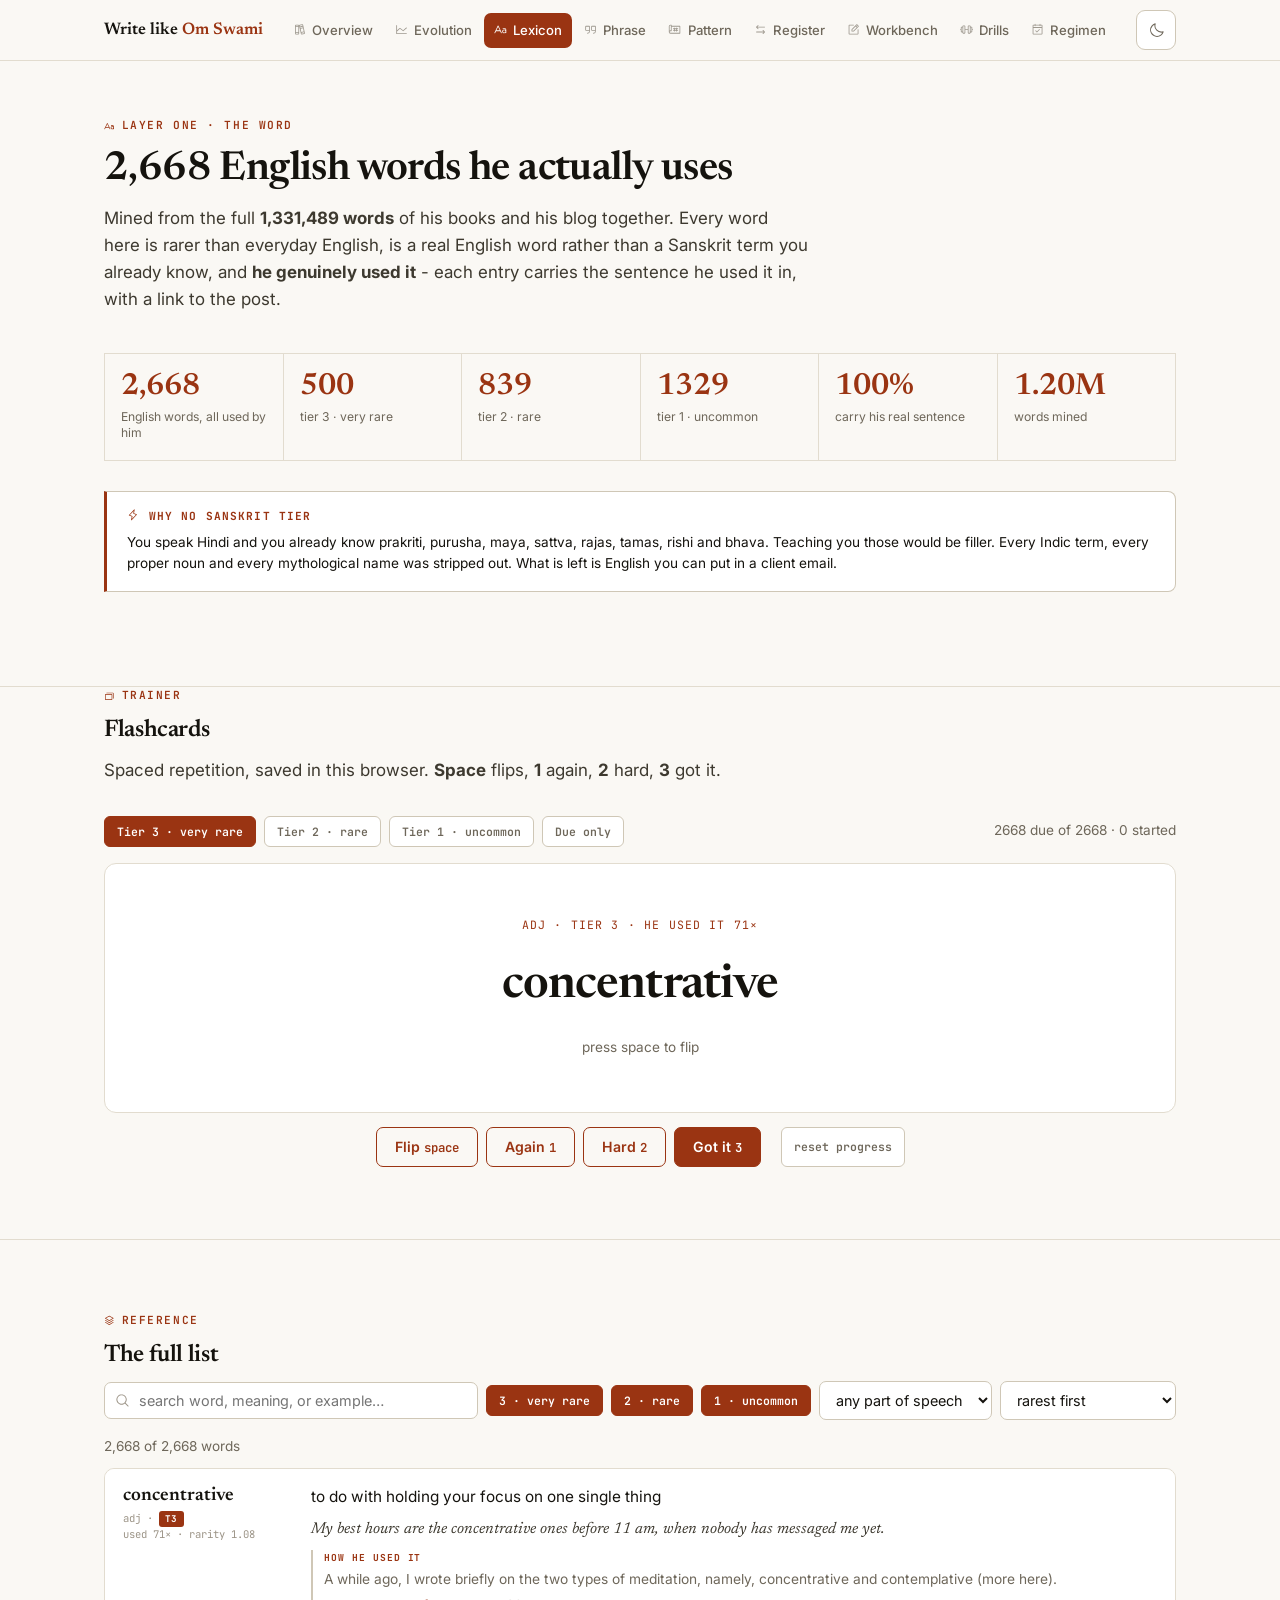
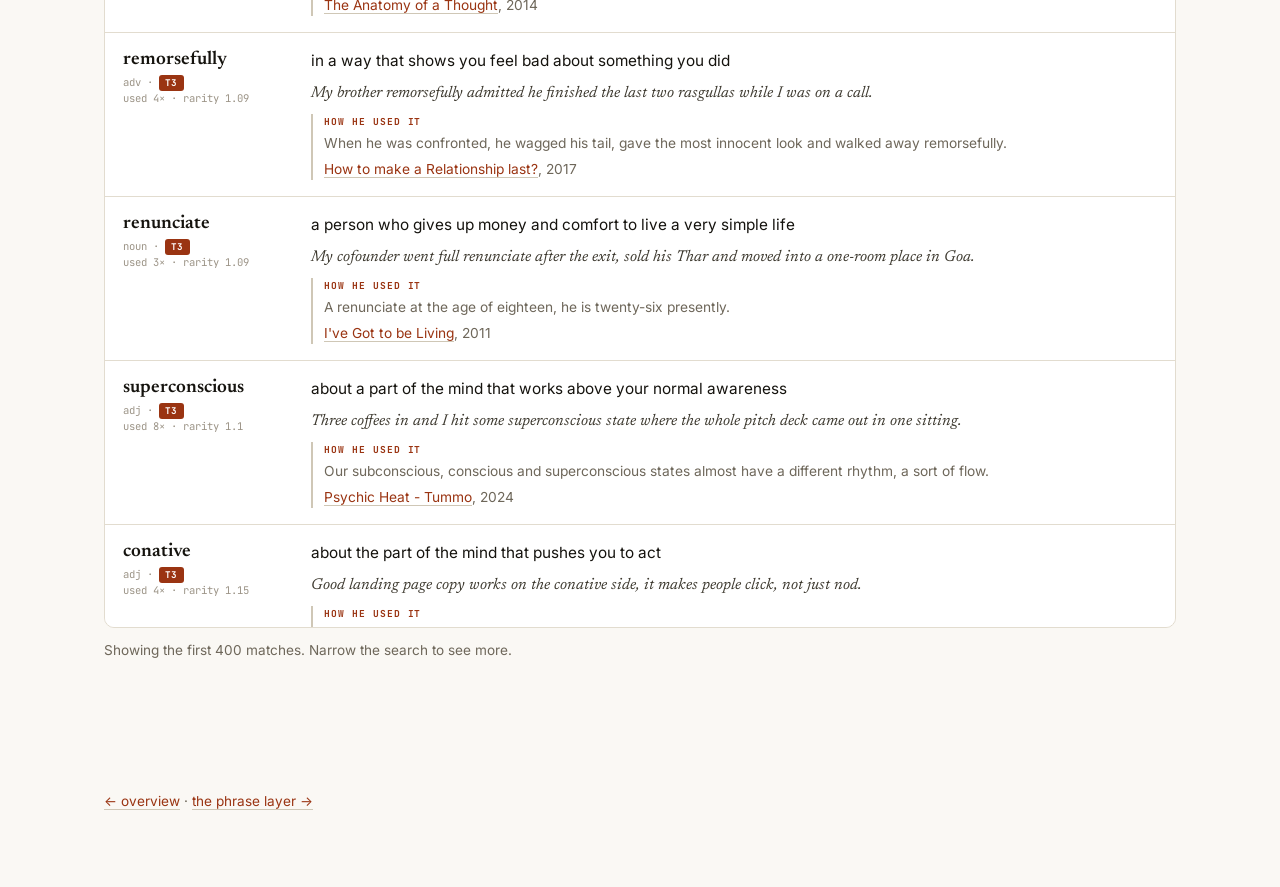
<file: public/lexicon.html>
<!doctype html><html lang="en"><head>
<meta charset="utf-8"><meta name="viewport" content="width=device-width,initial-scale=1">
<title>Lexicon - Write like Om Swami</title>
<link rel="preconnect" href="https://fonts.googleapis.com"><link rel="preconnect" href="https://fonts.gstatic.com" crossorigin>
<link href="https://fonts.googleapis.com/css2?family=Newsreader:ital,opsz,wght@0,6..72,300..700;1,6..72,300..600&family=Inter:wght@400;500;600;700&family=JetBrains+Mono:wght@400;600&display=swap" rel="stylesheet">
<link rel="stylesheet" href="styles.css">
<link rel="icon" href="data:image/svg+xml,<svg xmlns='http://www.w3.org/2000/svg' viewBox='0 0 100 100'><text y='.9em' font-size='90'>🪷</text></svg>">
<style>
.wrow{display:grid;grid-template-columns:170px 1fr;gap:18px;padding:16px 18px;border-bottom:1px solid var(--rule)}
.wrow:last-child{border-bottom:0}
.wrow .hd .w{font-family:var(--serif);font-size:1.18rem;font-weight:600;line-height:1.15}
.wrow .hd .meta{font-family:var(--mono);font-size:.66rem;color:var(--faint);margin-top:4px;line-height:1.5}
.wrow .df{font-size:.96rem;color:var(--ink);margin-bottom:7px}
.wrow .yours{font-family:var(--serif);font-style:italic;color:var(--ink-2);font-size:.98rem;margin-bottom:8px}
.wrow .his{font-size:.86rem;color:var(--muted);border-left:2px solid var(--rule-2);padding-left:11px}
.wrow .his b{font-family:var(--mono);font-size:.6rem;letter-spacing:.1em;text-transform:uppercase;
  color:var(--accent);display:block;margin-bottom:3px}
.tpill{font-family:var(--mono);font-size:.58rem;padding:2px 6px;border-radius:3px;font-weight:700;letter-spacing:.05em}
.t3{background:var(--accent);color:var(--accent-ink)}
.t2{background:var(--accent-soft);color:var(--accent)}
.t1{background:transparent;color:var(--faint);border:1px solid var(--rule-2)}
@media(max-width:640px){.wrow{grid-template-columns:1fr;gap:8px}}
</style></head><body>

<section style="padding-top:56px"><div class="wrap">
  <div class="eyebrow">Layer one · the word</div>
  <h2 class="h2"><span id="bigcount">All</span> English words he actually uses</h2>
  <p class="lede">Mined from the full <b id="corpwords">corpus</b> of his books and his blog together. Every word here is rarer than everyday English, is a real English word rather than a Sanskrit term you already know, and <b>he genuinely used it</b> - each entry carries the sentence he used it in, with a link to the post.</p>
  <div class="stat-strip" id="vstats" style="margin-bottom:30px"></div>
  <div class="note"><b>Why no Sanskrit tier</b><p class="small" style="margin:0">You speak Hindi and you already know prakriti, purusha, maya, sattva, rajas, tamas, rishi and bhava. Teaching you those would be filler. Every Indic term, every proper noun and every mythological name was stripped out. What is left is English you can put in a client email.</p></div>
</div></section>

<section style="padding-top:0"><div class="wrap">
  <div class="eyebrow">Trainer</div>
  <h2 class="h2" style="font-size:1.5rem">Flashcards</h2>
  <p class="lede small">Spaced repetition, saved in this browser. <b>Space</b> flips, <b>1</b> again, <b>2</b> hard, <b>3</b> got it.</p>
  <div class="controls">
    <button class="chip on" data-deck="3">Tier 3 · very rare</button>
    <button class="chip" data-deck="2">Tier 2 · rare</button>
    <button class="chip" data-deck="1">Tier 1 · uncommon</button>
    <button class="chip" data-deck="due">Due only</button>
    <span class="small muted" id="deckinfo" style="margin-left:auto"></span>
  </div>
  <div class="fc" id="card"><div class="muted small">loading…</div></div>
  <div class="fc-bar">
    <button class="btn ghost" id="flip">Flip <kbd>space</kbd></button>
    <button class="btn ghost" id="g1">Again <kbd>1</kbd></button>
    <button class="btn ghost" id="g2">Hard <kbd>2</kbd></button>
    <button class="btn" id="g3">Got it <kbd>3</kbd></button>
    <button class="chip" id="reset" style="margin-left:12px">reset progress</button>
  </div>
</div></section>

<section><div class="wrap">
  <div class="eyebrow">Reference</div>
  <h2 class="h2" style="font-size:1.5rem">The full list</h2>
  <div class="controls">
    <input type="search" id="q" placeholder="search word, meaning, or example…">
    <button class="chip on" data-t="3">3 · very rare</button>
    <button class="chip on" data-t="2">2 · rare</button>
    <button class="chip on" data-t="1">1 · uncommon</button>
    <select id="pos"><option value="">any part of speech</option>
      <option>noun</option><option>verb</option><option>adj</option><option>adv</option></select>
    <select id="sort"><option value="rare">rarest first</option>
      <option value="az">A to Z</option><option value="freq">he uses most</option>
      <option value="late">used most recently</option></select>
  </div>
  <p class="small muted" id="cnt" style="margin-bottom:10px"></p>
  <div class="scroller" style="max-height:760px" id="listbox"></div>
  <p class="small muted" style="margin-top:12px">Showing the first 400 matches. Narrow the search to see more.</p>
</div></section>

<footer><div class="wrap"><p class="small"><a href="index.html">← overview</a> · <a href="phrase.html">the phrase layer →</a></p></div></footer>

<script src="app.js"></script>
<script>
initChrome();
const KEY="os_srs_v2";
let SRS=JSON.parse(localStorage.getItem(KEY)||"{}");
const save=()=>localStorage.setItem(KEY,JSON.stringify(SRS));
let ALL=[],deck="3",queue=[],cur=null,shown=false;
const now=()=>Date.now();
const due=c=>{const s=SRS[c.w]; return !s||s.due<=now();};

function build(){
  let pool = deck==="due" ? ALL.filter(due) : ALL.filter(c=>String(c.tier)===deck);
  pool = deck==="due" ? pool.sort(()=>Math.random()-.5)
                      : pool.slice().sort((a,b)=>(due(b)?1:0)-(due(a)?1:0)||a.z-b.z);
  queue=pool; next(); info();
}
function info(){
  document.getElementById("deckinfo").textContent =
    `${ALL.filter(due).length} due of ${ALL.length} · ${Object.keys(SRS).length} started`;
}
function next(){ cur=queue.shift()||null; shown=false; render(); }
function render(){
  const el=document.getElementById("card");
  if(!cur){el.innerHTML=`<div class="word" style="font-size:1.5rem">Deck clear</div>
    <div class="def muted">Nothing due in this tier right now.</div>`;return;}
  el.innerHTML=`<div class="pos">${cur.pos} · tier ${cur.tier} · he used it ${cur.n}×</div>
    <div class="word">${cur.w}</div>
    <div class="def ${shown?"":"hidden"}">${cur.def}</div>
    ${shown?`<div class="exs">${cur.ex}</div>`:""}
    ${shown&&cur.his?`<div class="small muted" style="max-width:52ch;border-left:2px solid var(--rule-2);padding-left:11px;text-align:left">
       <b style="font-family:var(--mono);font-size:.6rem;letter-spacing:.1em;text-transform:uppercase;color:var(--accent);display:block">His sentence</b>
       ${cur.his}</div>`:""}
    ${shown?"":'<div class="small muted">press space to flip</div>'}`;
}
function gradeCard(g){
  if(!cur)return;
  const s=SRS[cur.w]||{n:0};
  const mins=g===1?1:g===2?(s.n?60*8:8):(s.n?60*24*Math.min(45,2**s.n):60*24);
  s.n=g===1?0:(s.n||0)+1; s.due=now()+mins*60000; SRS[cur.w]=s; save();
  if(g===1) queue.push(cur);
  next(); info();
}
document.getElementById("flip").onclick=()=>{shown=!shown;render();};
document.getElementById("g1").onclick=()=>gradeCard(1);
document.getElementById("g2").onclick=()=>gradeCard(2);
document.getElementById("g3").onclick=()=>gradeCard(3);
document.getElementById("reset").onclick=()=>{if(confirm("Clear all flashcard progress?")){SRS={};save();build();}};
addEventListener("keydown",e=>{
  if(/INPUT|TEXTAREA|SELECT/.test(document.activeElement.tagName))return;
  if(e.code==="Space"){e.preventDefault();shown=!shown;render();}
  if(e.key==="1")gradeCard(1); if(e.key==="2")gradeCard(2); if(e.key==="3")gradeCard(3);
});
document.querySelectorAll("[data-deck]").forEach(b=>b.onclick=()=>{
  document.querySelectorAll("[data-deck]").forEach(x=>x.classList.remove("on"));
  b.classList.add("on"); deck=b.dataset.deck; build();
});

const tiers={1:true,2:true,3:true};
function table(){
  const q=document.getElementById("q").value.toLowerCase().trim();
  const pf=document.getElementById("pos").value;
  const sort=document.getElementById("sort").value;
  let rows=ALL.filter(c=>tiers[c.tier] && (!pf||c.pos===pf)
    && (!q||(c.w+" "+c.def+" "+c.ex+" "+(c.his||"")).toLowerCase().includes(q)));
  rows.sort(sort==="az"?(a,b)=>a.w.localeCompare(b.w)
    :sort==="freq"?(a,b)=>b.n-a.n
    :sort==="late"?(a,b)=>b.late-a.late||b.n-a.n
    :(a,b)=>a.z-b.z);
  document.getElementById("cnt").textContent=`${rows.length.toLocaleString()} of ${ALL.length.toLocaleString()} words`;
  document.getElementById("listbox").innerHTML=rows.slice(0,400).map(c=>`
    <div class="wrow">
      <div class="hd"><div class="w">${c.w}</div>
        <div class="meta">${c.pos} · <span class="tpill t${c.tier}">T${c.tier}</span><br>
        used ${c.n}× · rarity ${c.z}</div></div>
      <div>
        <div class="df">${c.def}</div>
        <div class="yours">${c.ex}</div>
        ${c.his?`<div class="his"><b>How he used it${c.hu?"":" ("+c.hs+", "+c.hy+")"}</b>${c.his}
          ${c.hu?`<div style="margin-top:4px"><a href="${c.hu}" target="_blank" rel="noopener">${c.hs}</a>, ${c.hy}</div>`:""}
        </div>`:""}
      </div></div>`).join("") || '<p class="small muted" style="padding:18px">Nothing matches.</p>';
}
["q","pos","sort"].forEach(id=>{const e=document.getElementById(id);e.oninput=table;e.onchange=table;});
document.querySelectorAll("[data-t]").forEach(b=>b.onclick=()=>{
  b.classList.toggle("on"); tiers[b.dataset.t]=b.classList.contains("on"); table();
});
load("vocab").then(({vocab})=>{
  ALL=vocab.words; const m=vocab.meta;
  document.getElementById("bigcount").textContent=m.total.toLocaleString();
  const cw=document.getElementById("corpwords");
  if(cw) cw.textContent=(m.corpus_words||0).toLocaleString()+" words";
  document.getElementById("vstats").innerHTML=[
    [m.total.toLocaleString(),"English words, all used by him"],
    [m.t3,"tier 3 · very rare"],
    [m.t2,"tier 2 · rare"],
    [m.t1,"tier 1 · uncommon"],
    ["100%","carry his real sentence"],
    ["1.20M","words mined"]
  ].map(([n,l])=>`<div class="stat"><div class="n">${n}</div><div class="l">${l}</div></div>`).join("");
  build(); table();
});
</script>
</body></html>
</file>
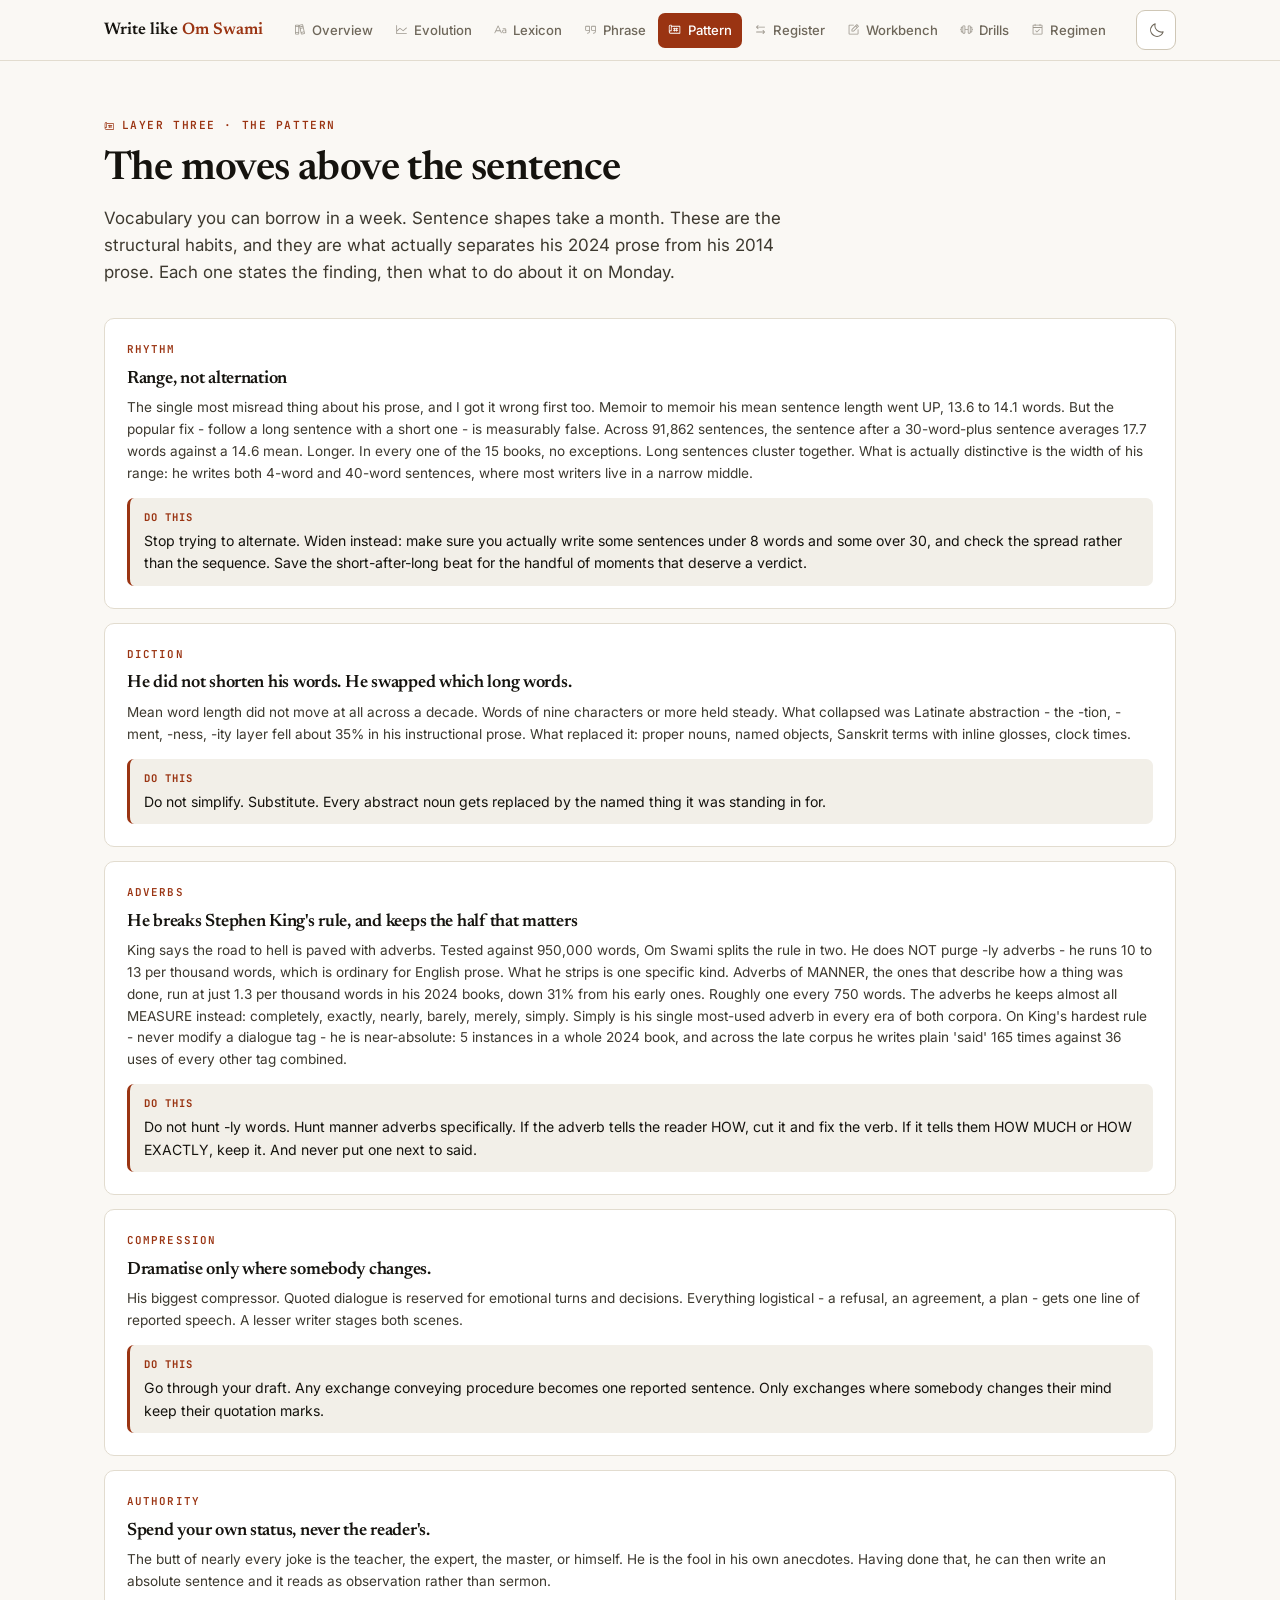
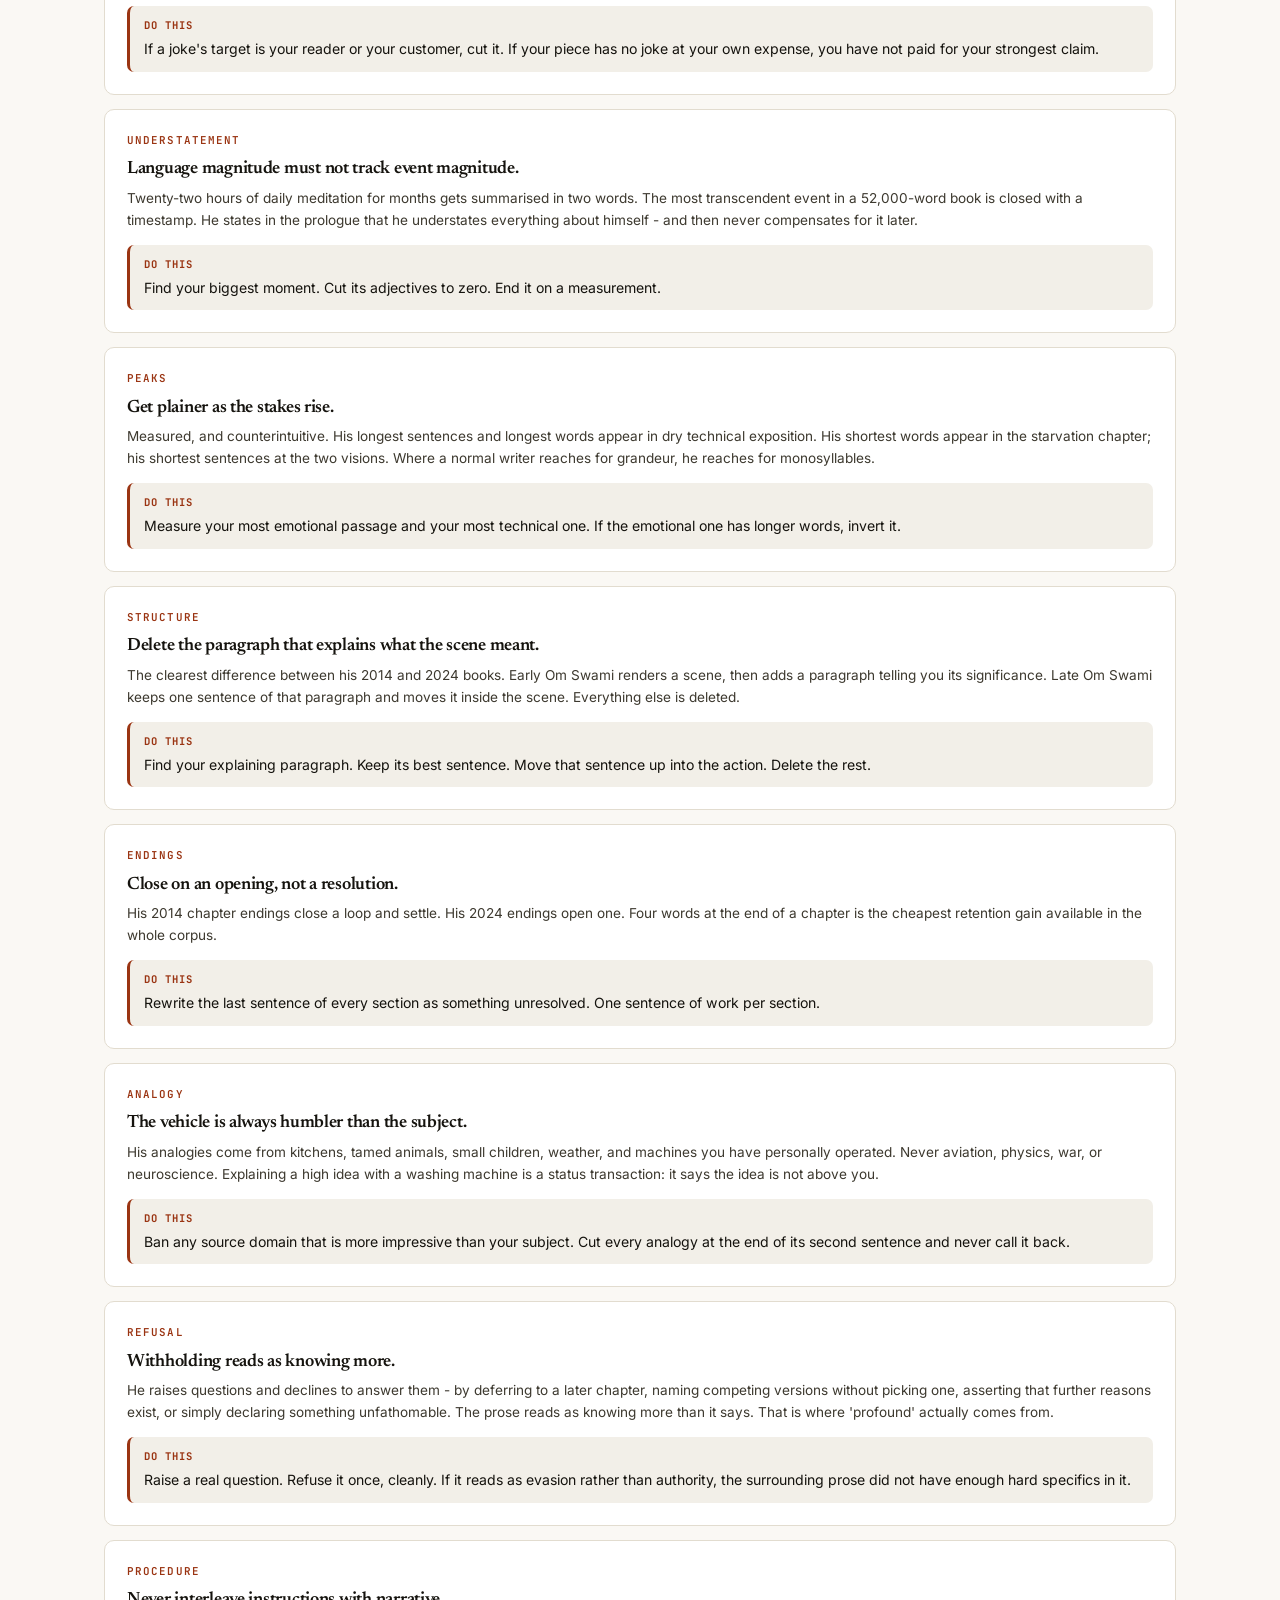
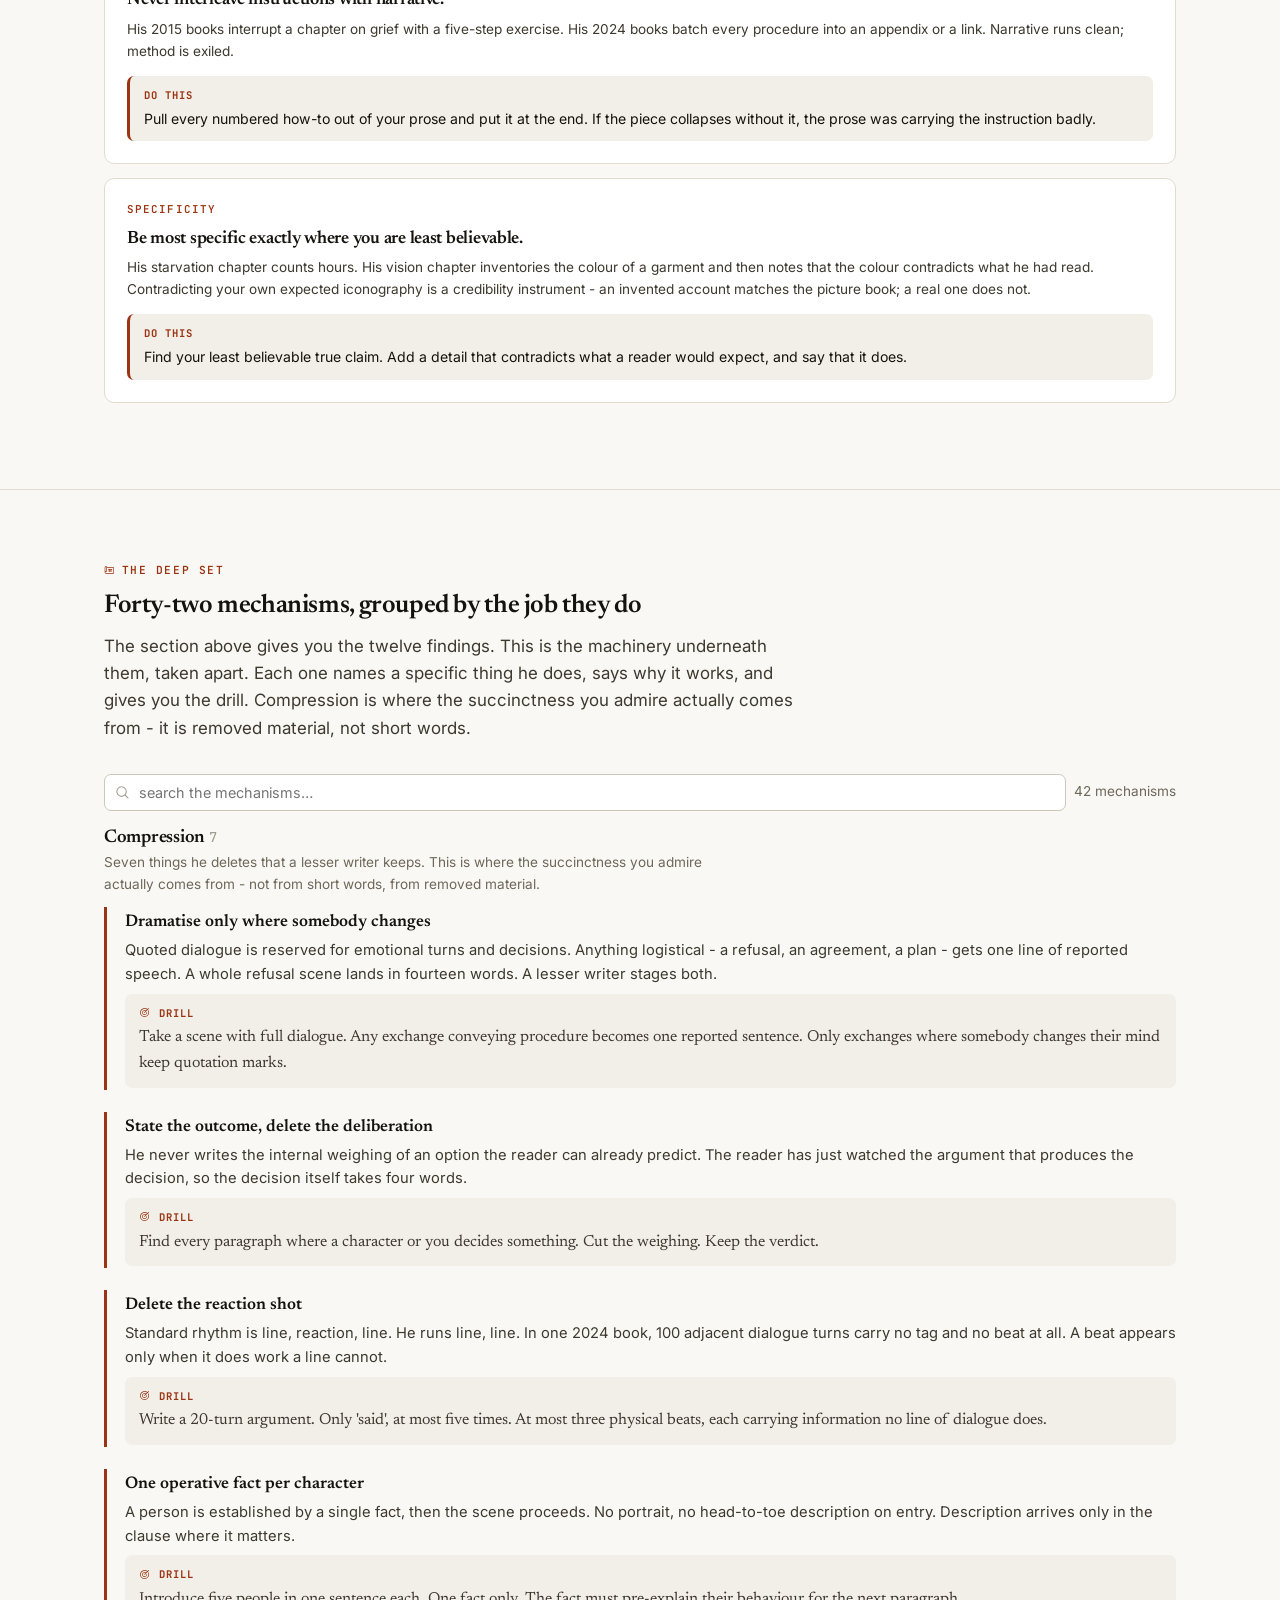
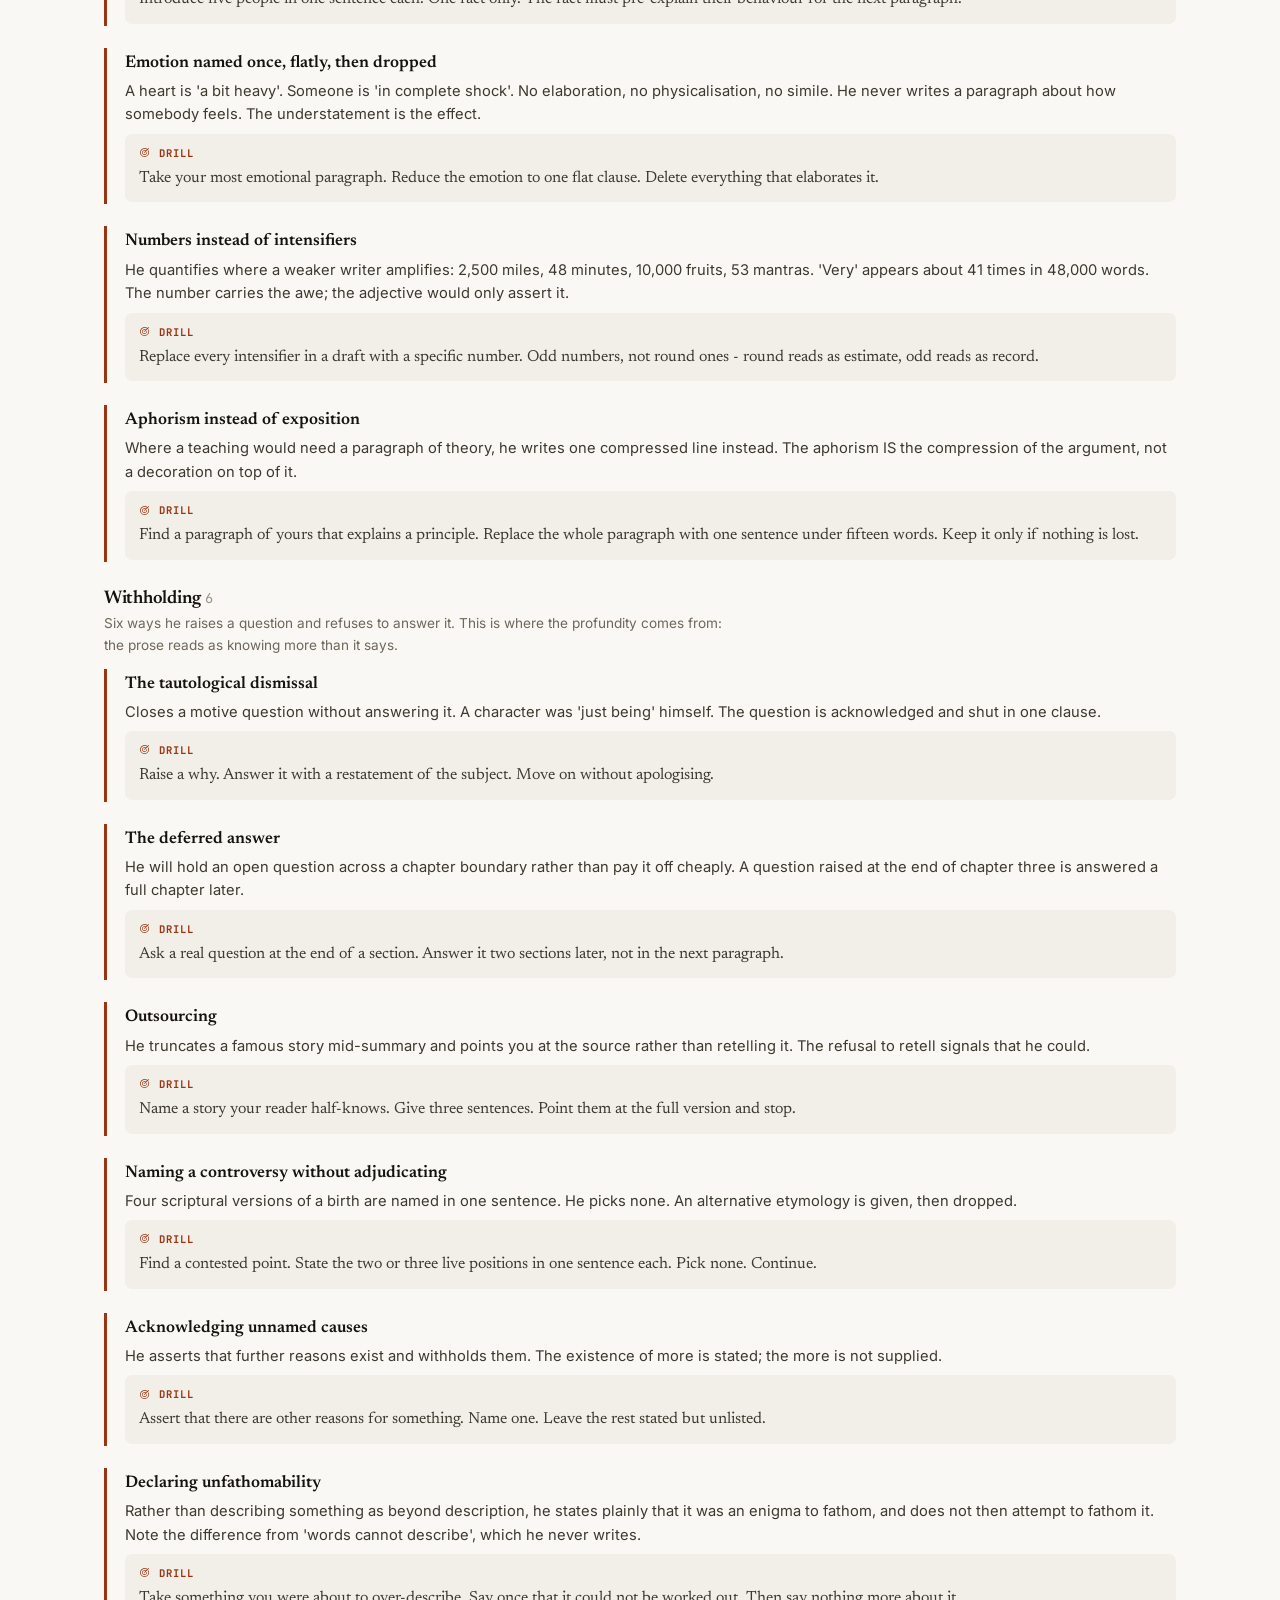
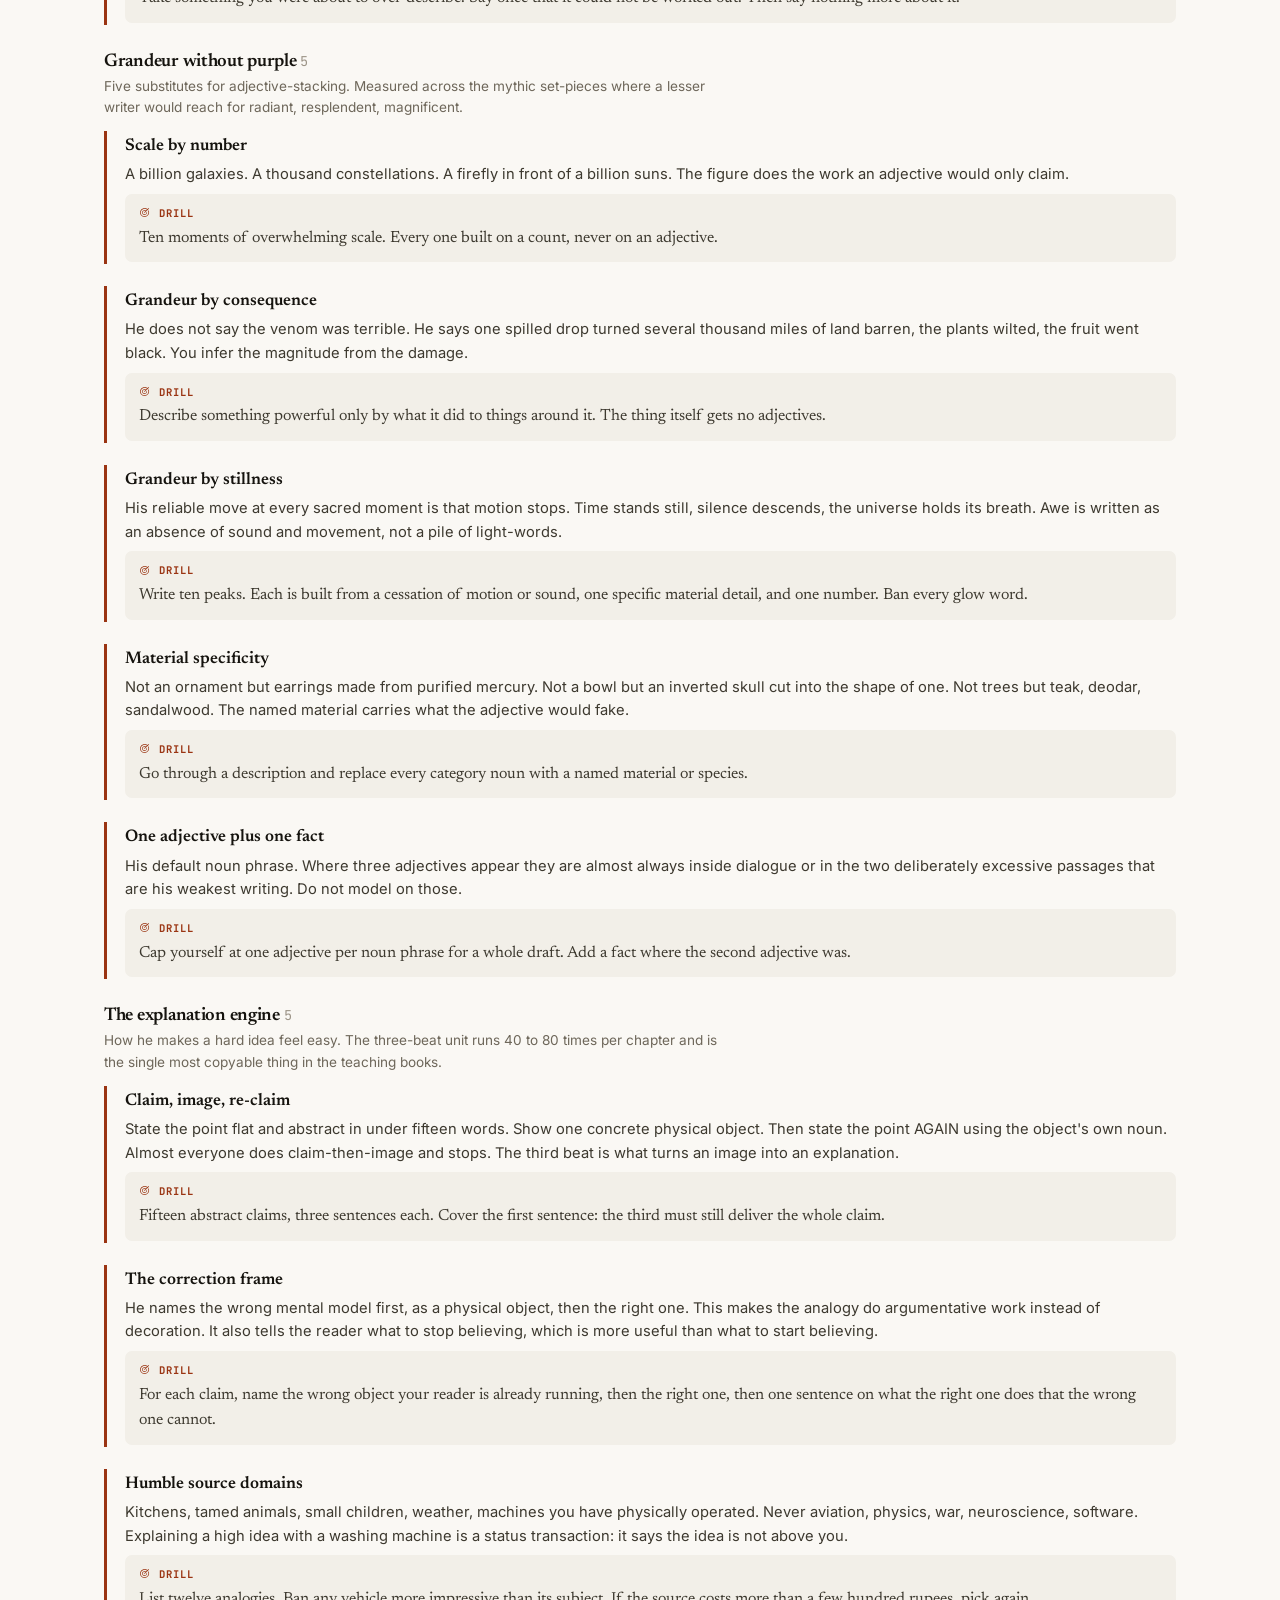
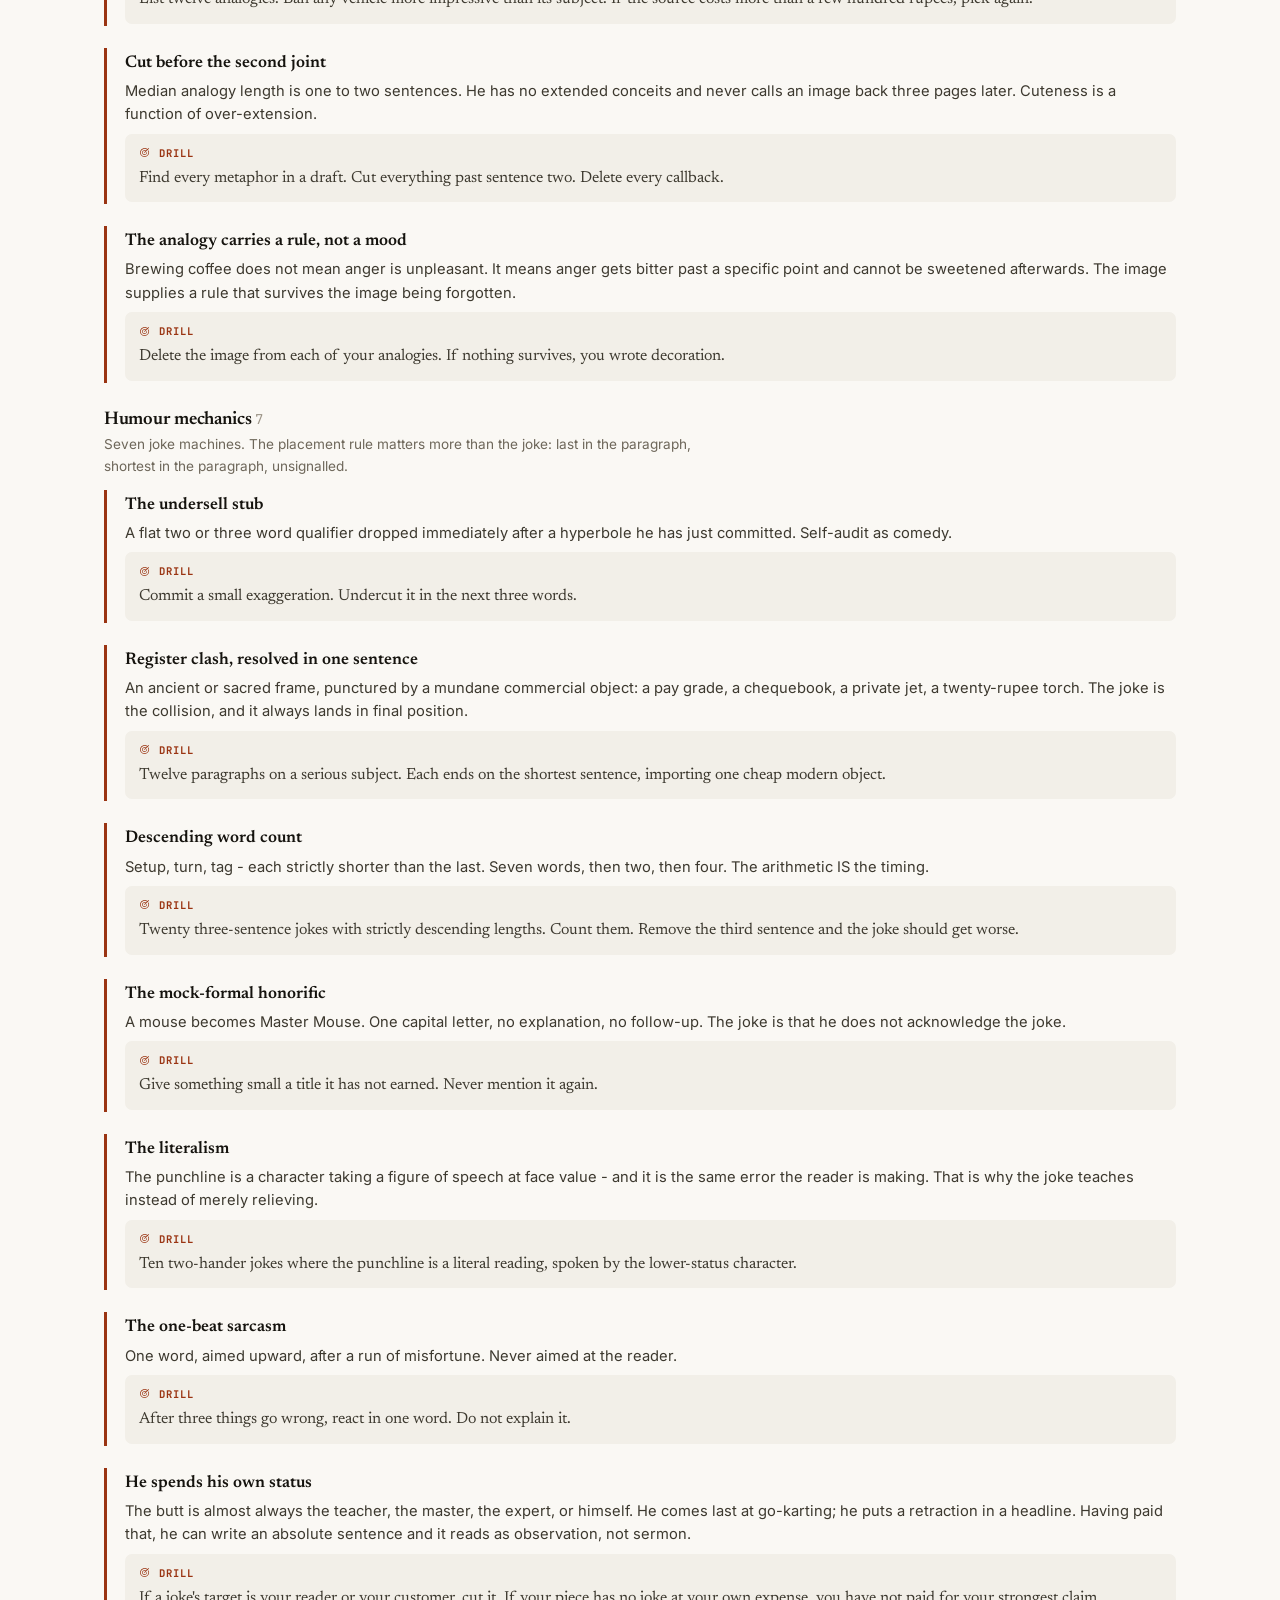
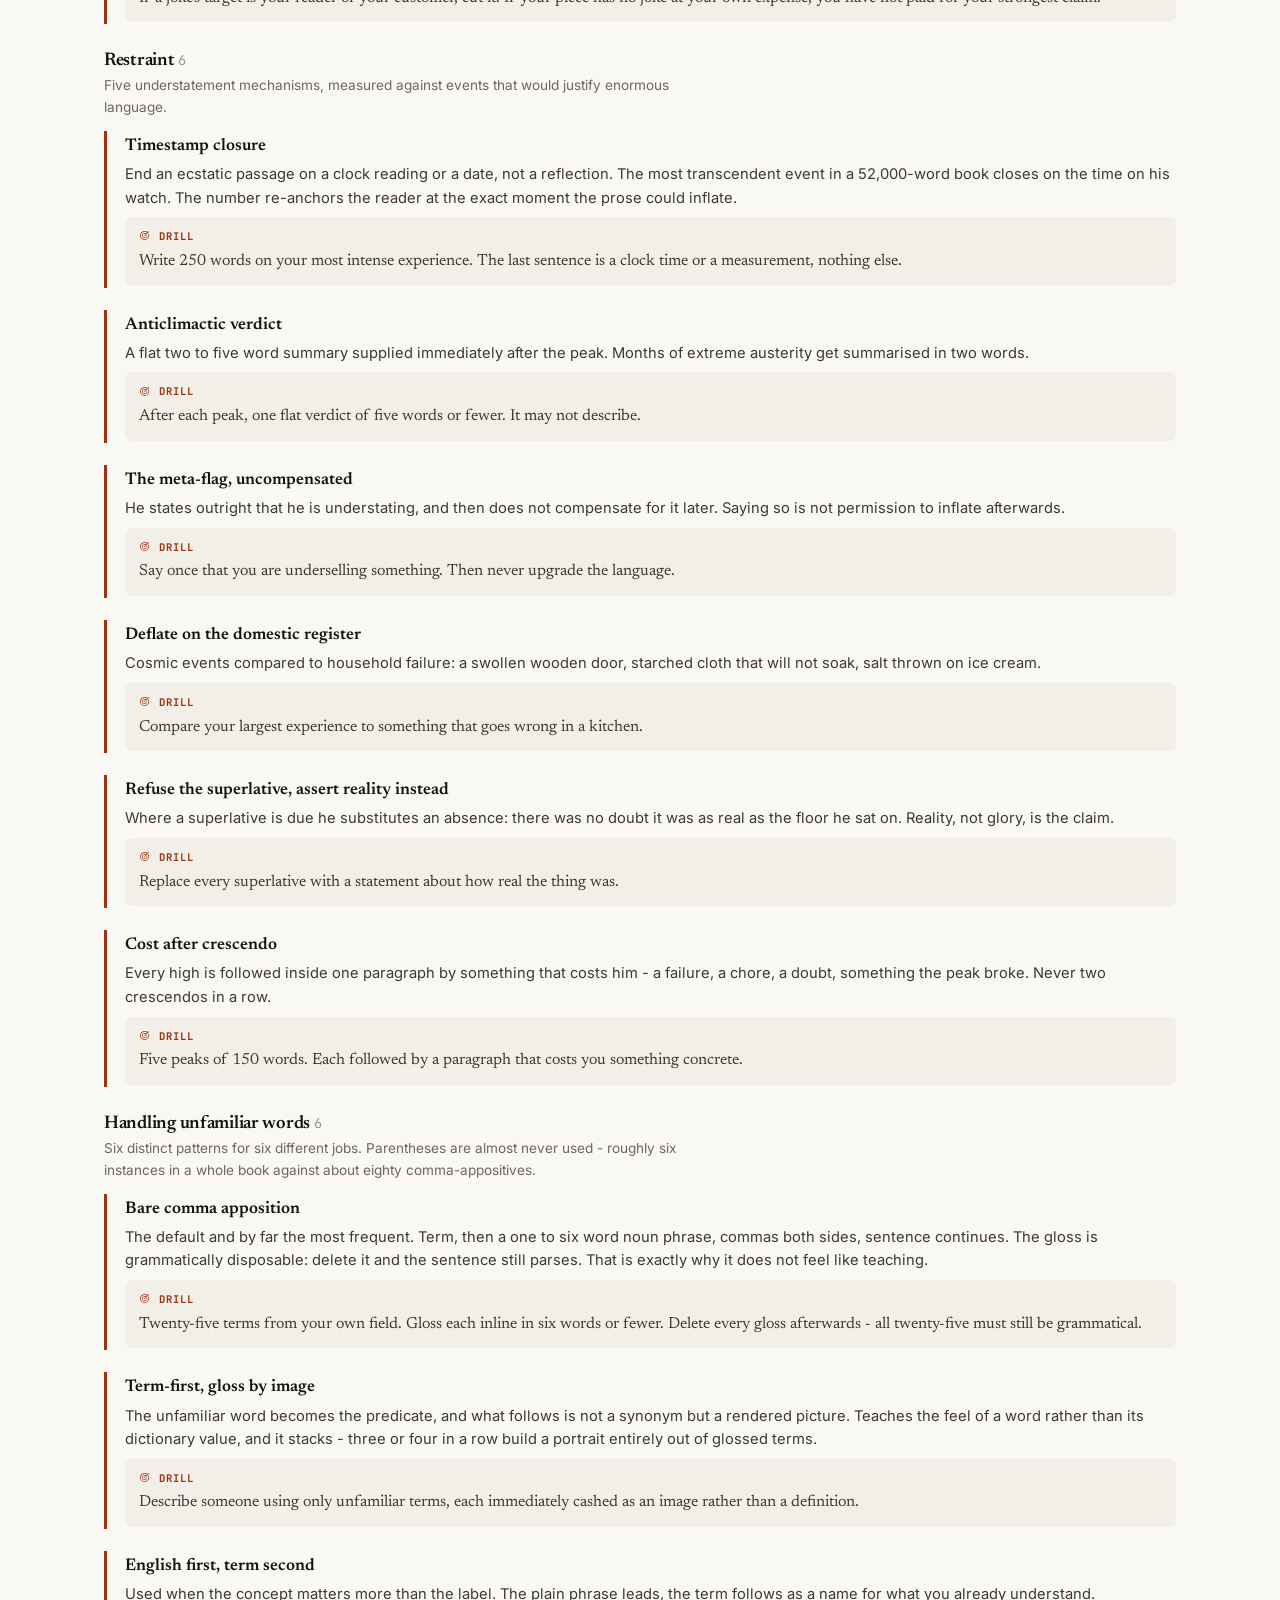
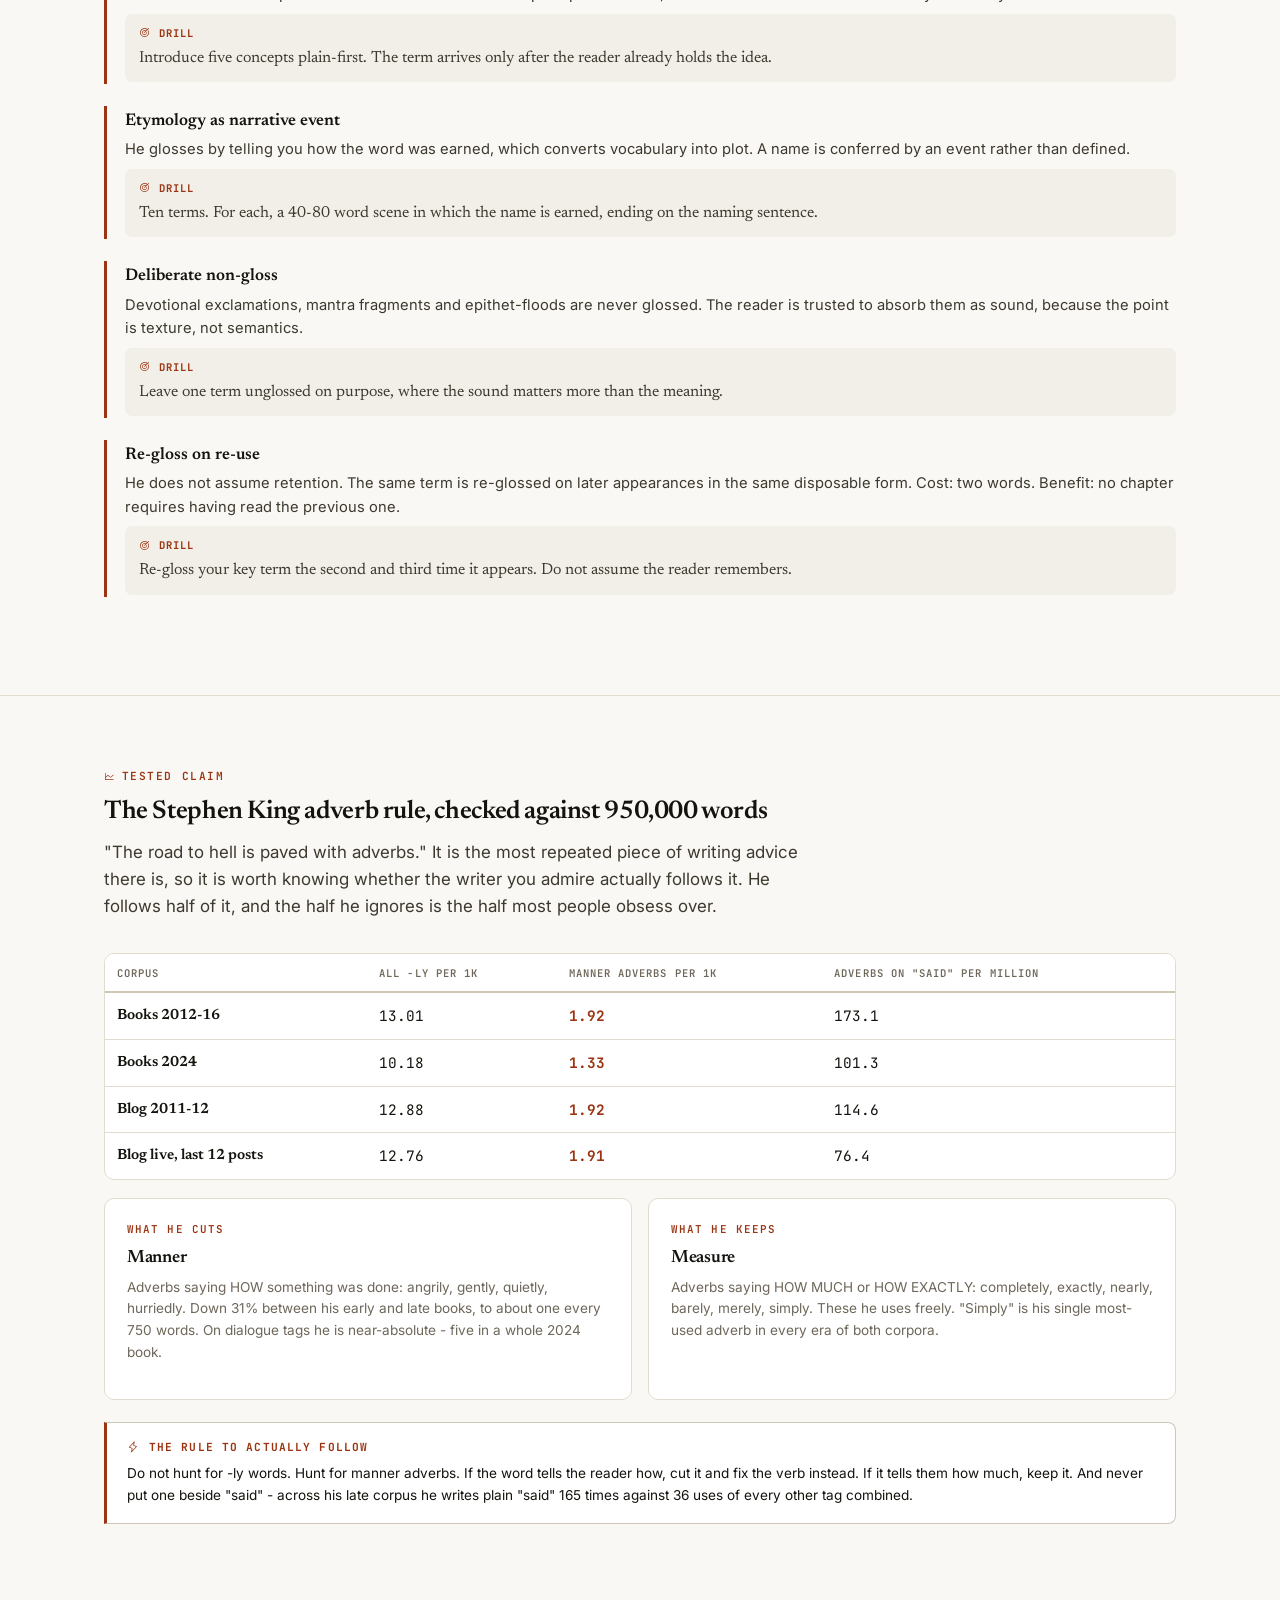
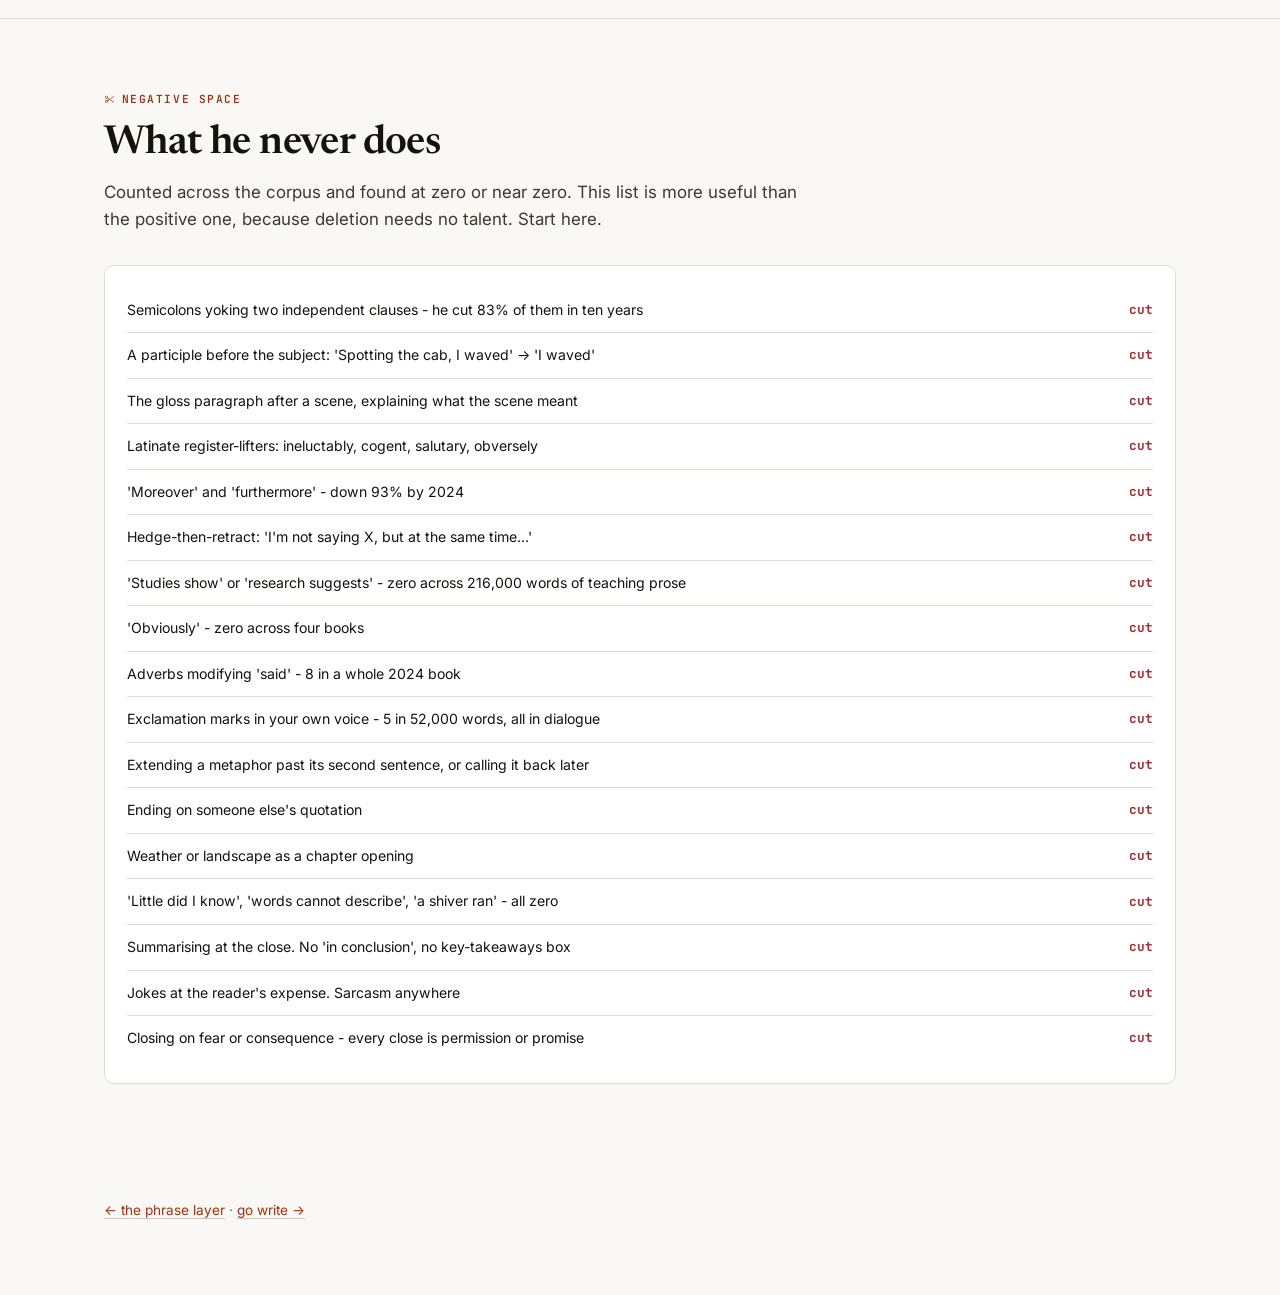
<file: public/pattern.html>
<!doctype html><html lang="en"><head>
<meta charset="utf-8"><meta name="viewport" content="width=device-width,initial-scale=1">
<title>Pattern - Write like Om Swami</title>
<link rel="preconnect" href="https://fonts.googleapis.com"><link rel="preconnect" href="https://fonts.gstatic.com" crossorigin>
<link href="https://fonts.googleapis.com/css2?family=Newsreader:ital,opsz,wght@0,6..72,300..700;1,6..72,300..600&family=Inter:wght@400;500;600;700&family=JetBrains+Mono:wght@400;600&display=swap" rel="stylesheet">
<link rel="stylesheet" href="styles.css">
<link rel="icon" href="data:image/svg+xml,<svg xmlns='http://www.w3.org/2000/svg' viewBox='0 0 100 100'><text y='.9em' font-size='90'>🪷</text></svg>">
</head><body>
<section style="padding-top:56px"><div class="wrap">
  <div class="eyebrow">Layer three · the pattern</div>
  <h2 class="h2">The moves above the sentence</h2>
  <p class="lede">Vocabulary you can borrow in a week. Sentence shapes take a month. These are the structural habits, and they are what actually separates his 2024 prose from his 2014 prose. Each one states the finding, then what to do about it on Monday.</p>
  <div id="pats"></div>
</div></section>
<section><div class="wrap">
  <div class="eyebrow">The deep set</div>
  <h2 class="h2" style="font-size:1.6rem">Forty-two mechanisms, grouped by the job they do</h2>
  <p class="lede">The section above gives you the twelve findings. This is the machinery underneath them, taken apart. Each one names a specific thing he does, says why it works, and gives you the drill. Compression is where the succinctness you admire actually comes from - it is removed material, not short words.</p>
  <div class="controls">
    <input type="search" id="mq" placeholder="search the mechanisms…">
    <span class="small muted" id="mcount" style="margin-left:auto"></span>
  </div>
  <div id="mechs"></div>
</div></section>

<section><div class="wrap">
  <div class="eyebrow">Tested claim</div>
  <h2 class="h2" style="font-size:1.6rem">The Stephen King adverb rule, checked against 950,000 words</h2>
  <p class="lede">"The road to hell is paved with adverbs." It is the most repeated piece of writing advice there is, so it is worth knowing whether the writer you admire actually follows it. He follows half of it, and the half he ignores is the half most people obsess over.</p>
  <div class="scroller" style="max-height:none"><table class="tbl"><thead><tr>
    <th>Corpus</th><th>All -ly per 1k</th><th>Manner adverbs per 1k</th><th>Adverbs on "said" per million</th>
  </tr></thead><tbody id="advrows"></tbody></table></div>
  <div class="grid g2" style="margin-top:18px">
    <div class="card"><div class="k">What he cuts</div><h3>Manner</h3>
      <p class="small muted">Adverbs saying HOW something was done: angrily, gently, quietly, hurriedly. Down 31% between his early and late books, to about one every 750 words. On dialogue tags he is near-absolute - five in a whole 2024 book.</p></div>
    <div class="card"><div class="k">What he keeps</div><h3>Measure</h3>
      <p class="small muted">Adverbs saying HOW MUCH or HOW EXACTLY: completely, exactly, nearly, barely, merely, simply. These he uses freely. "Simply" is his single most-used adverb in every era of both corpora.</p></div>
  </div>
  <div class="note"><b>The rule to actually follow</b><p class="small" style="margin:0">Do not hunt for -ly words. Hunt for manner adverbs. If the word tells the reader how, cut it and fix the verb instead. If it tells them how much, keep it. And never put one beside "said" - across his late corpus he writes plain "said" 165 times against 36 uses of every other tag combined.</p></div>
</div></section>

<section><div class="wrap">
  <div class="eyebrow">Negative space</div>
  <h2 class="h2">What he never does</h2>
  <p class="lede">Counted across the corpus and found at zero or near zero. This list is more useful than the positive one, because deletion needs no talent. Start here.</p>
  <div class="card"><div id="never"></div></div>
</div></section>
<footer><div class="wrap"><p class="small"><a href="phrase.html">← the phrase layer</a> · <a href="workbench.html">go write →</a></p></div></footer>
<script src="app.js"></script>
<script>
initChrome();
function drawMech(){
  const q=(document.getElementById("mq").value||"").toLowerCase();
  let n=0;
  document.getElementById("mechs").innerHTML=MECH.groups.map(g=>{
    const hits=g.m.filter(m=>!q||(m.n+m.d+m.t+g.g).toLowerCase().includes(q));
    if(!hits.length) return "";
    n+=hits.length;
    return `<div style="margin-bottom:26px">
      <h3 style="font-size:1.15rem;margin-bottom:4px">${g.g}
        <span class="mono small" style="color:var(--faint);font-weight:400">${hits.length}</span></h3>
      <p class="small muted" style="max-width:70ch;margin-bottom:12px">${g.sub}</p>
      ${hits.map((m,i)=>`<div class="tpl">
        <div class="nm">${m.n}</div>
        <div class="dsc">${m.d}</div>
        <div class="demo"><b style="font-family:var(--mono);font-size:.66rem;letter-spacing:.1em;
          text-transform:uppercase;color:var(--accent);display:block;margin-bottom:4px">Drill</b>${m.t}</div>
      </div>`).join("")}</div>`;
  }).join("");
  document.getElementById("mcount").textContent=`${n} mechanisms`;
}
let MECH={groups:[]};
document.getElementById("mq").oninput=drawMech;
load("content","adverbs","mechanisms").then(({content,adverbs,mechanisms})=>{
  MECH=mechanisms; drawMech();
  document.getElementById("advrows").innerHTML=adverbs.rows.map(r=>`<tr>
    <td class="w" style="font-size:.92rem">${r.corpus}</td>
    <td class="mono">${r.ly_per1k}</td>
    <td class="mono" style="color:var(--accent);font-weight:700">${r.manner_per1k}</td>
    <td class="mono">${r.tag_adverbs_per_Mw}</td></tr>`).join("");
  document.getElementById("pats").innerHTML=content.patterns.map(p=>`
    <div class="card" style="margin-bottom:14px">
      <div class="k">${p.k}</div><h3>${p.nm}</h3>
      <p class="small" style="color:var(--ink-2)">${p.dsc}</p>
      <div class="test" style="font-size:.88rem;padding:11px 14px;background:var(--surface-2);
           border-radius:7px;border-left:3px solid var(--accent);margin-top:10px">
        <b style="font-family:var(--mono);font-size:.66rem;letter-spacing:.1em;text-transform:uppercase;
           color:var(--accent);display:block;margin-bottom:4px">Do this</b>${p.do}</div>
    </div>`).join("");
  document.getElementById("never").innerHTML=content.neverdo.map(n=>
    `<div class="metric"><div class="nm">${n}</div><div class="v off" style="font-size:.8rem">cut</div></div>`).join("");
});
</script></body></html>
</file>
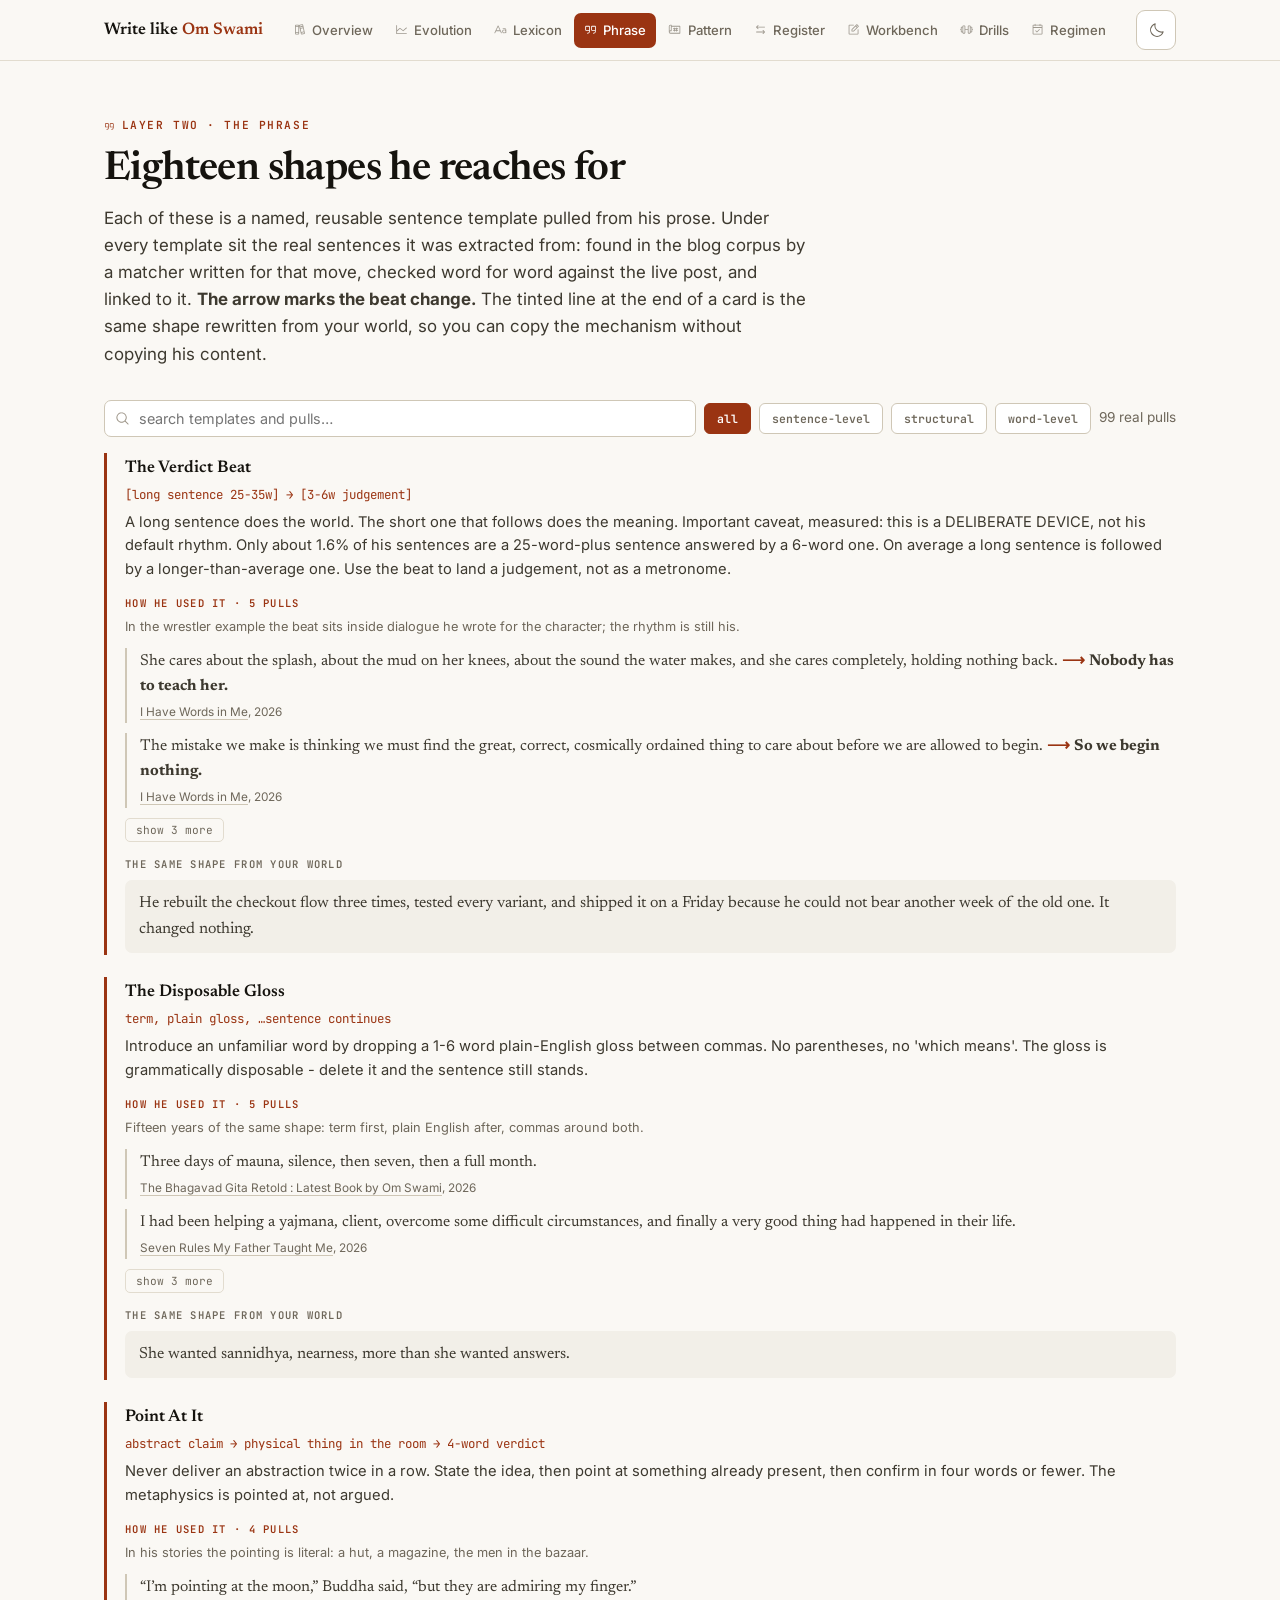
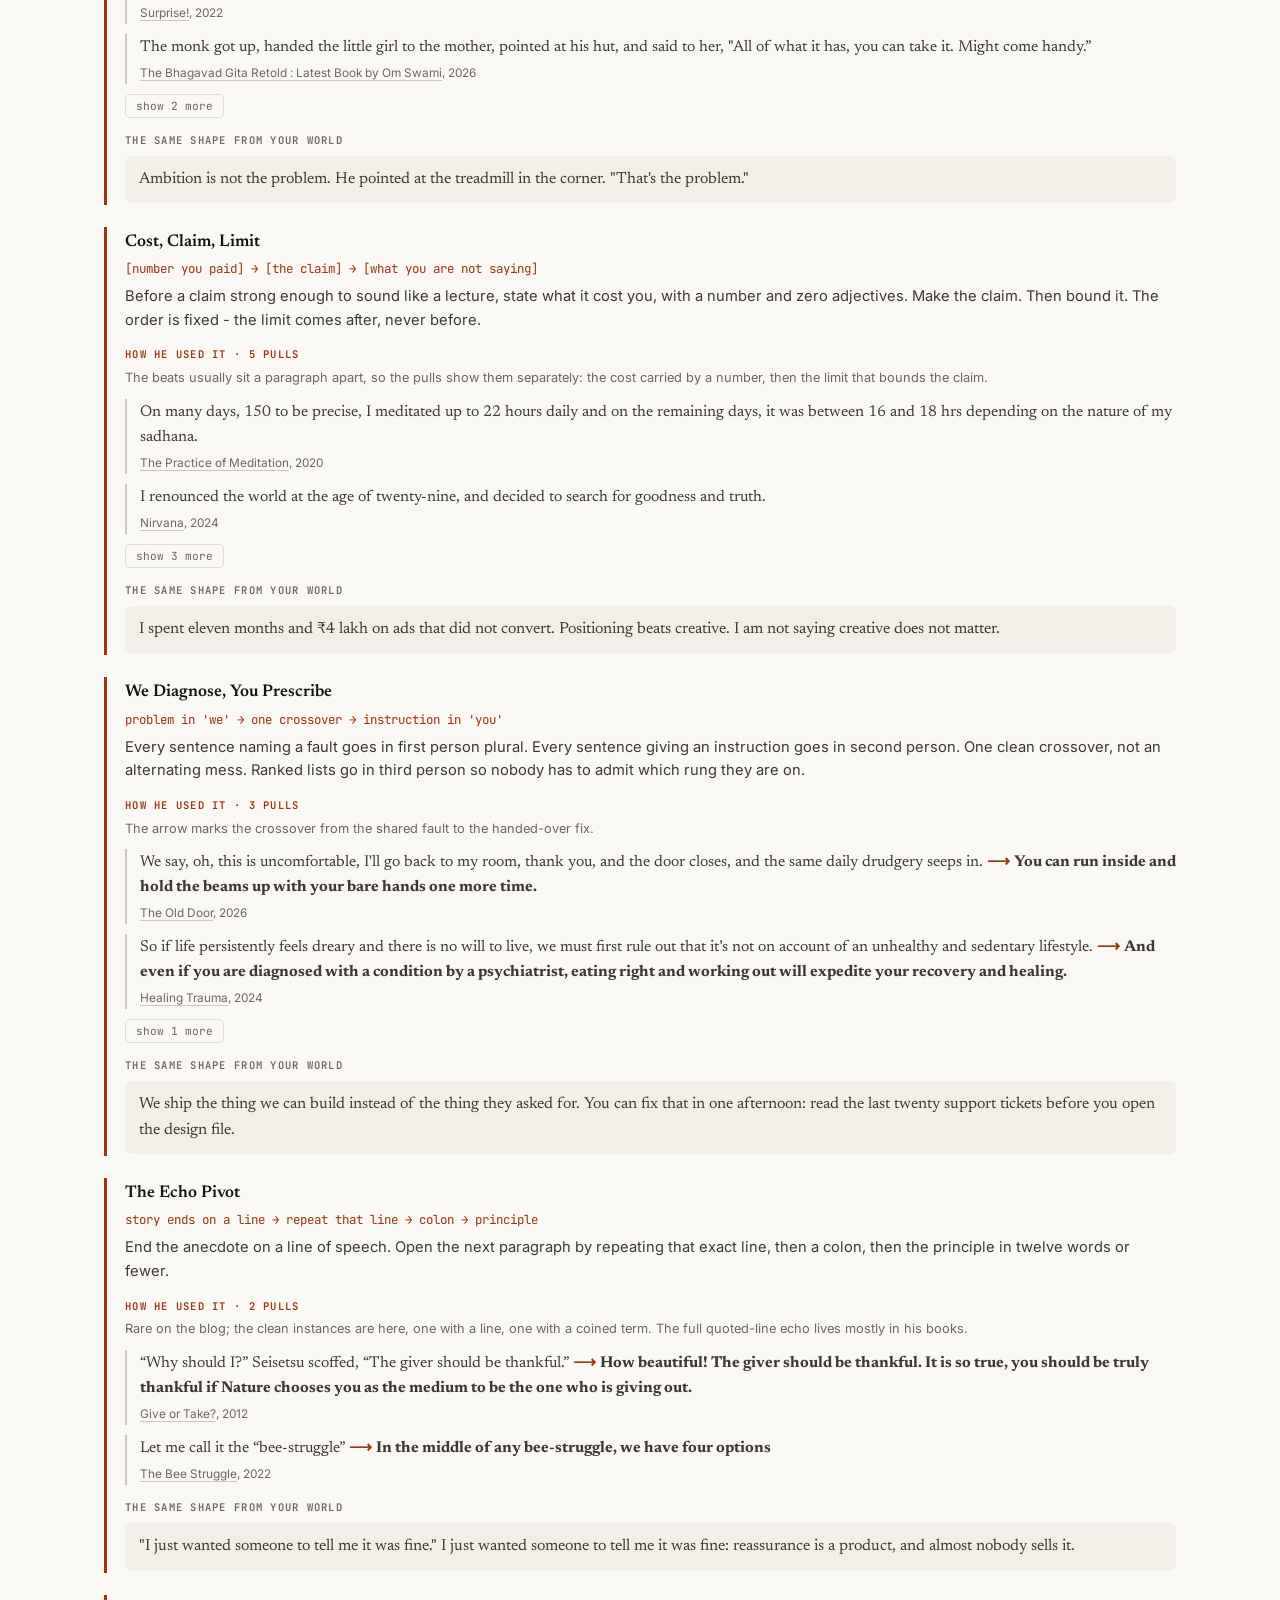
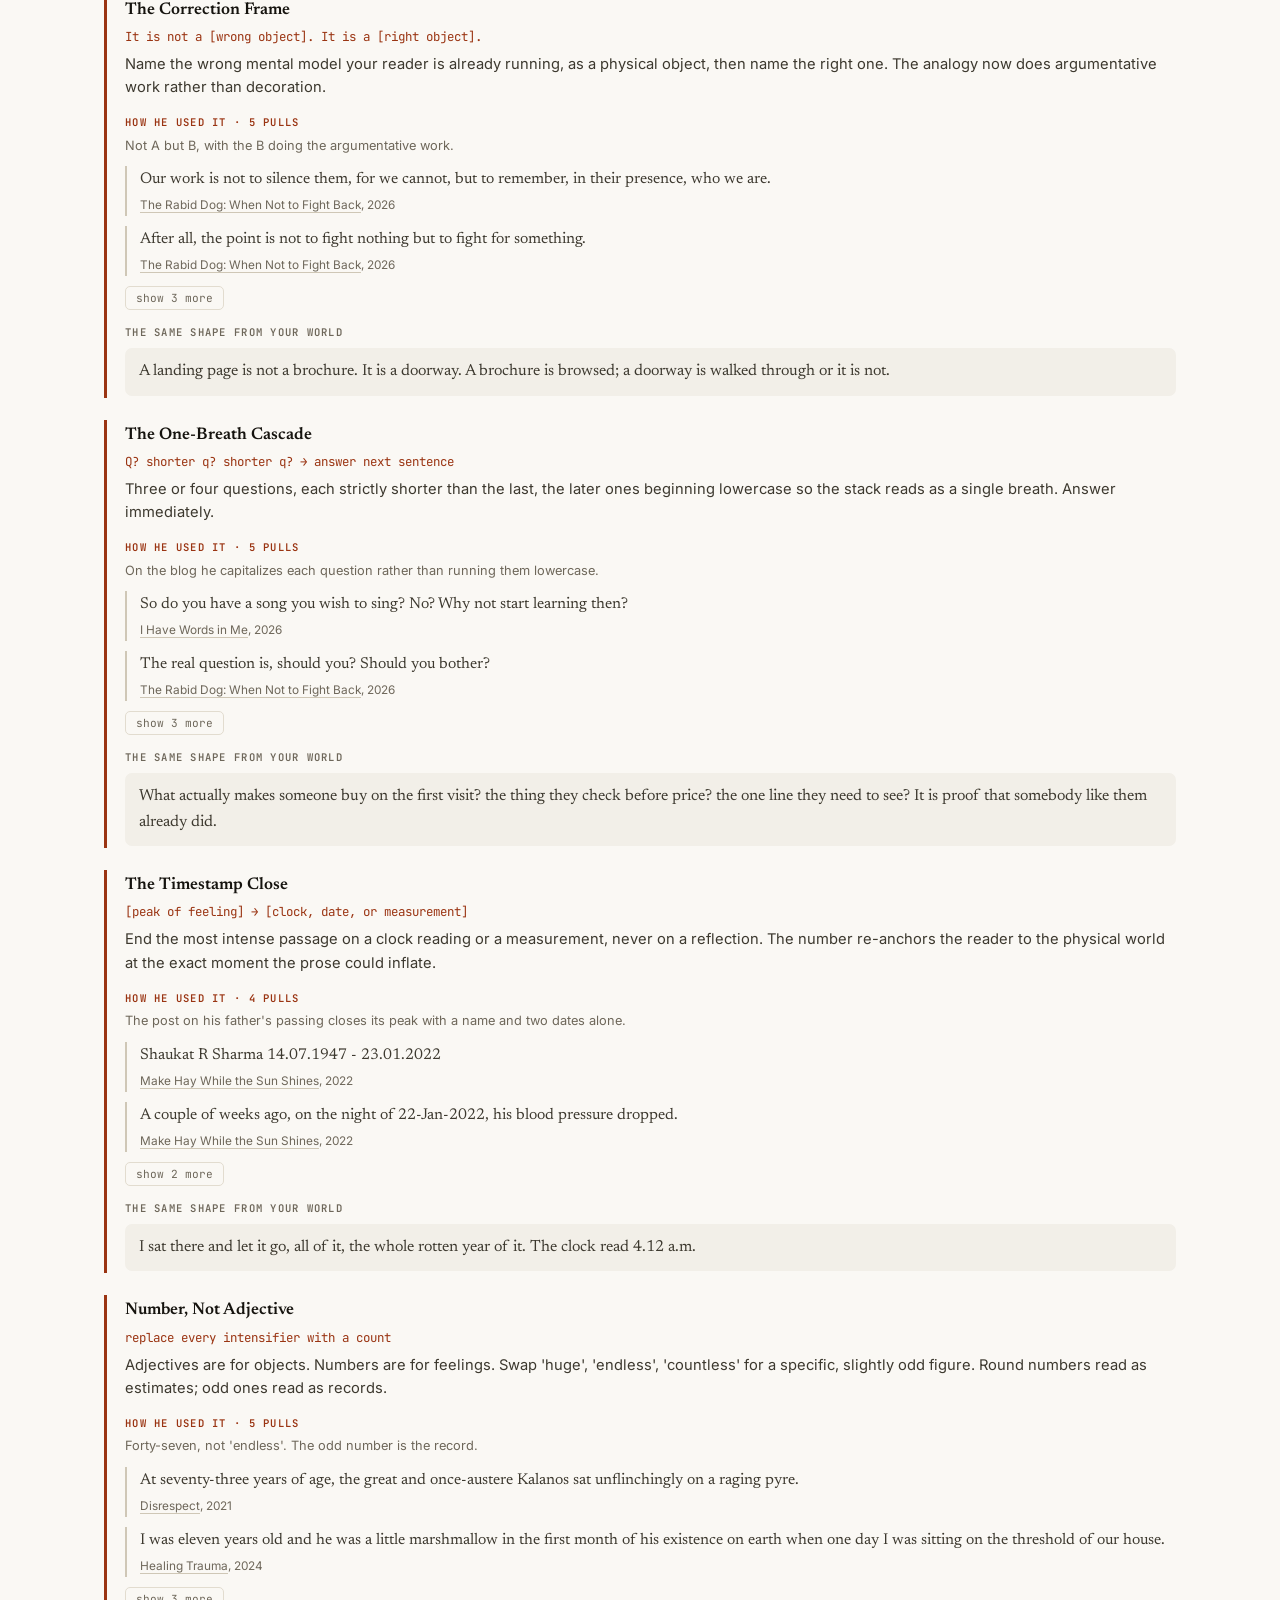
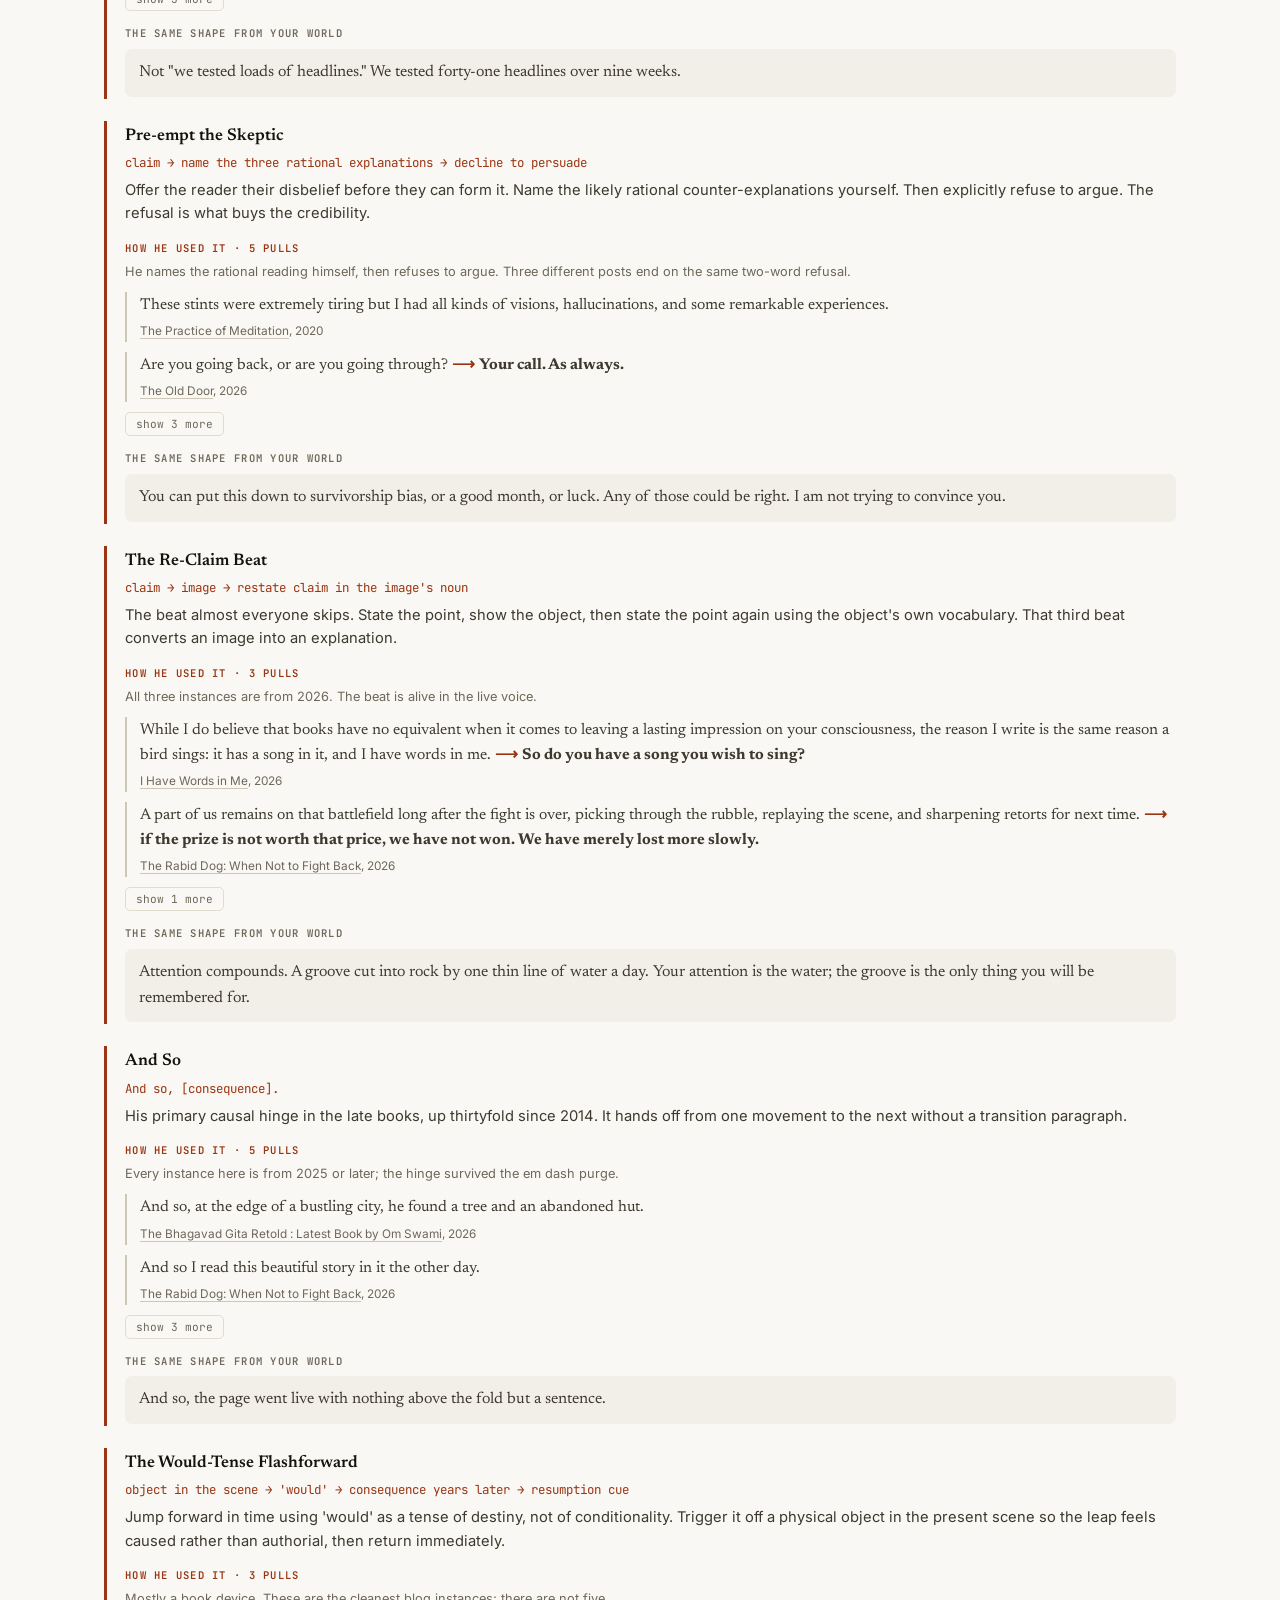
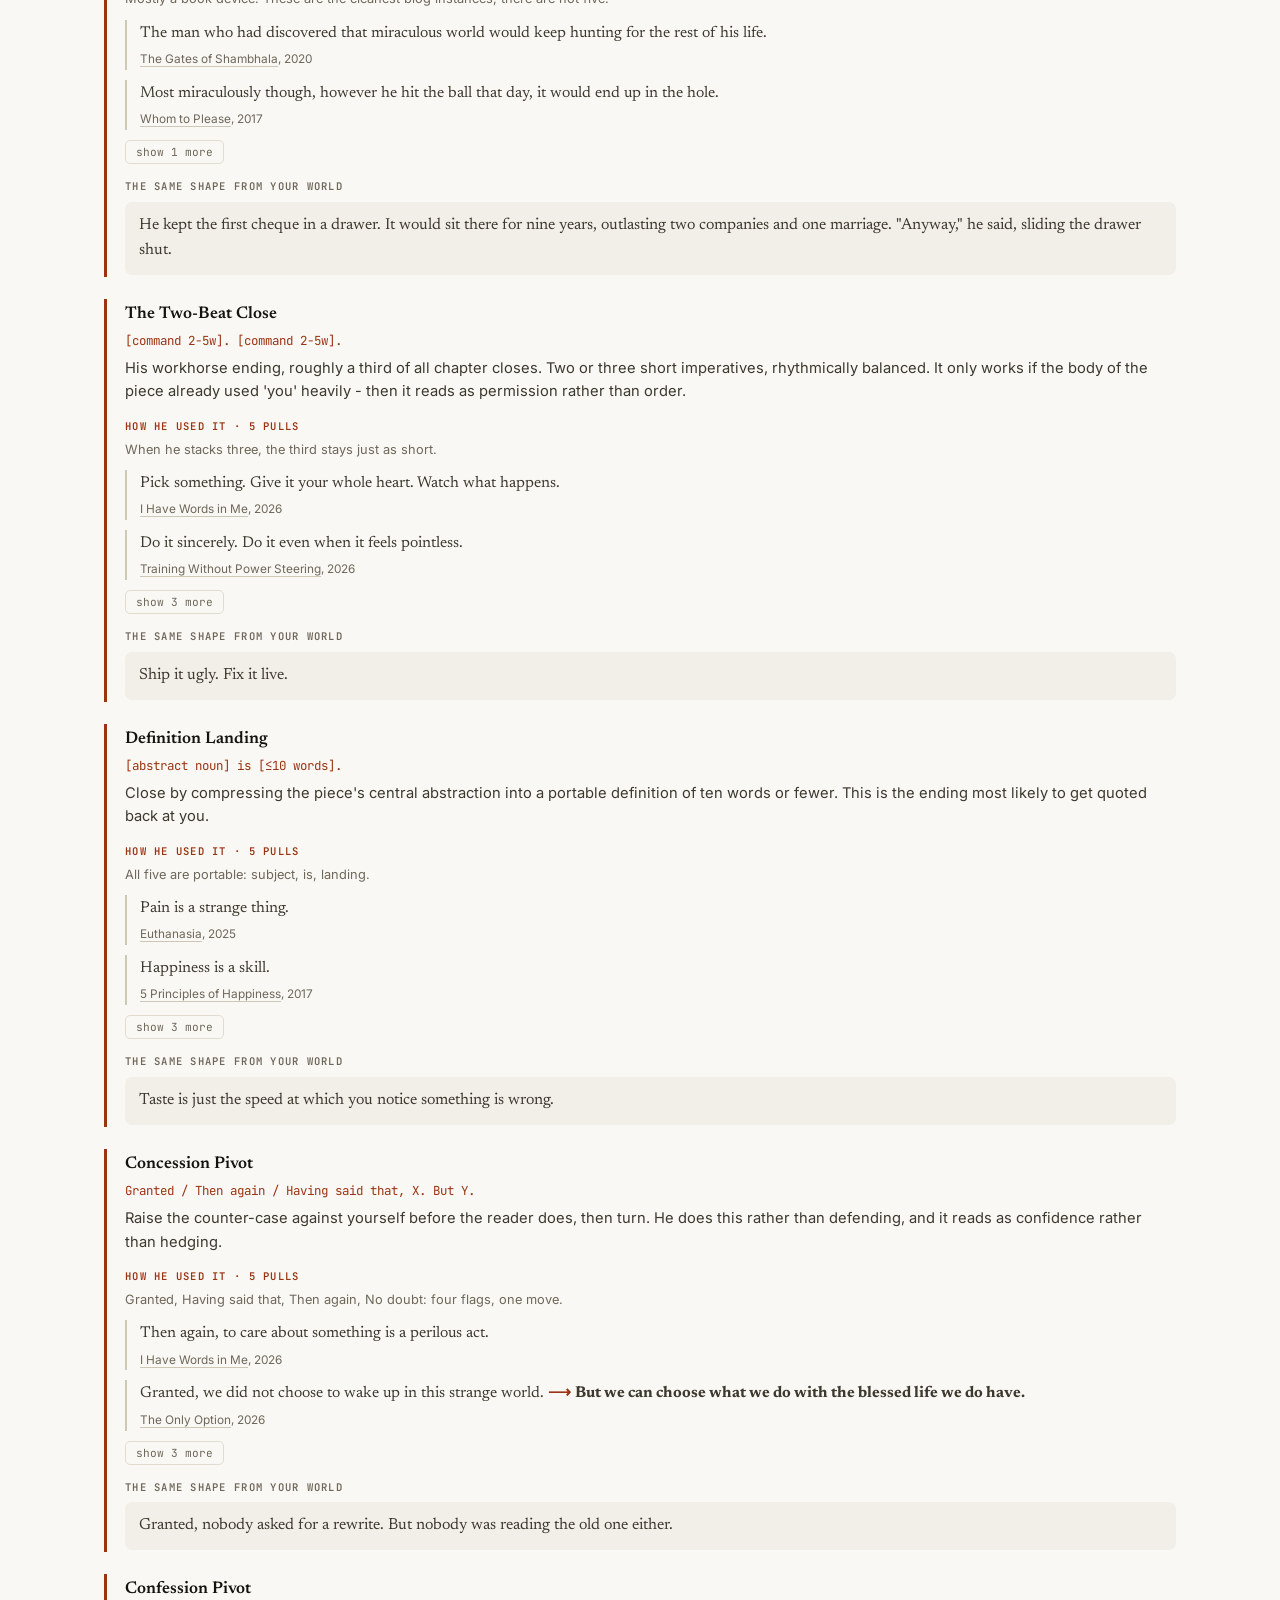
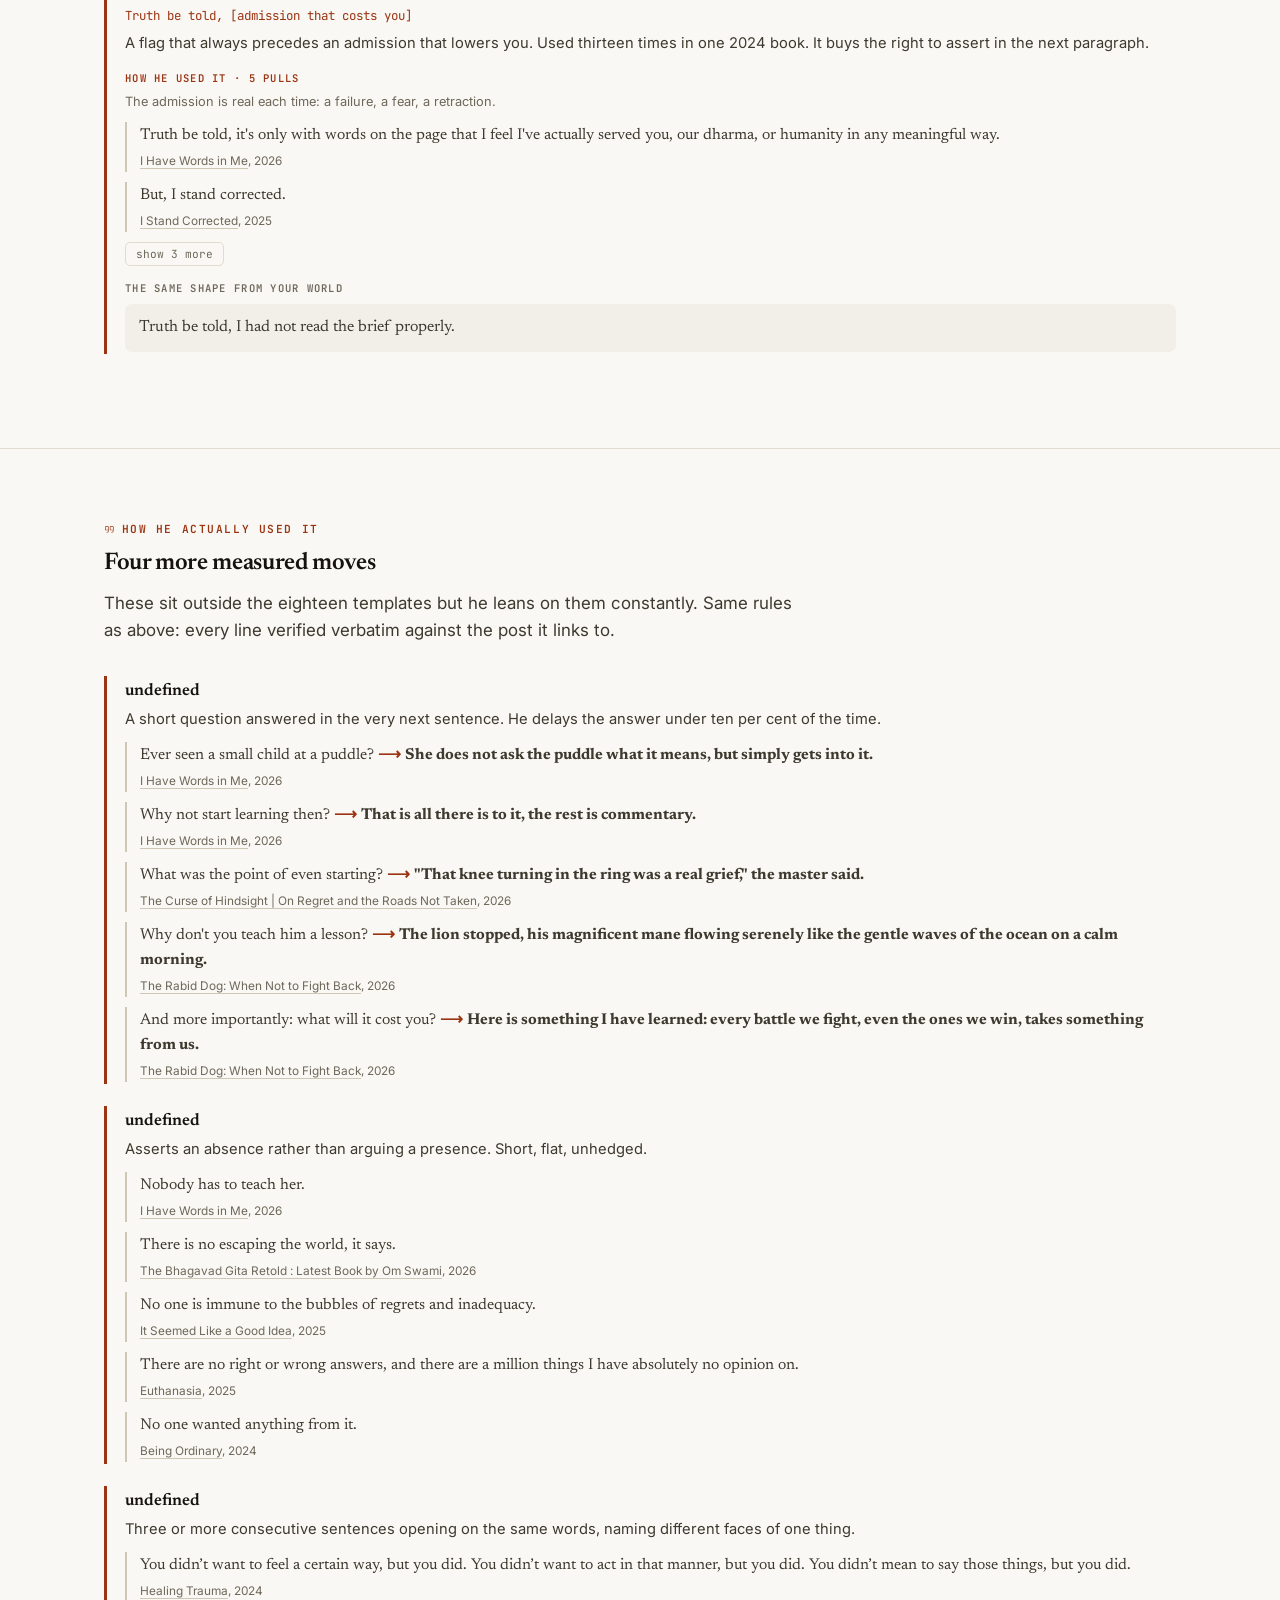
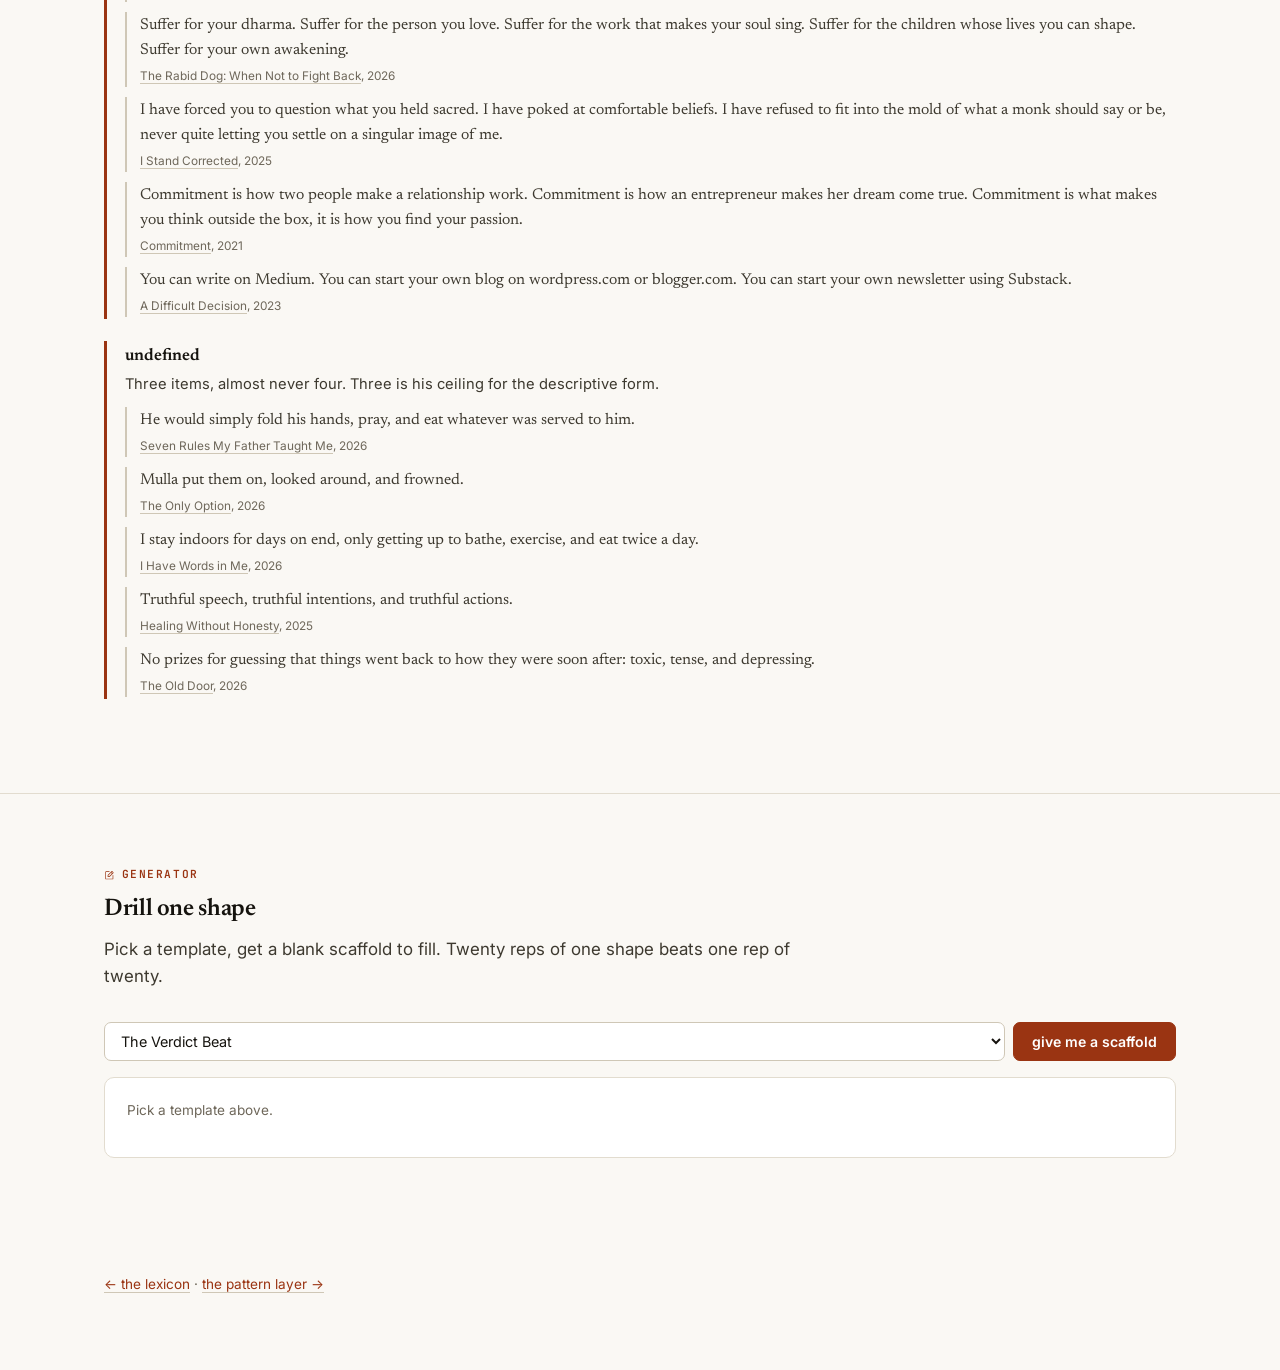
<file: public/phrase.html>
<!doctype html><html lang="en"><head>
<meta charset="utf-8"><meta name="viewport" content="width=device-width,initial-scale=1">
<title>Phrase - Write like Om Swami</title>
<link rel="preconnect" href="https://fonts.googleapis.com"><link rel="preconnect" href="https://fonts.gstatic.com" crossorigin>
<link href="https://fonts.googleapis.com/css2?family=Newsreader:ital,opsz,wght@0,6..72,300..700;1,6..72,300..600&family=Inter:wght@400;500;600;700&family=JetBrains+Mono:wght@400;600&display=swap" rel="stylesheet">
<link rel="stylesheet" href="styles.css">
<link rel="icon" href="data:image/svg+xml,<svg xmlns='http://www.w3.org/2000/svg' viewBox='0 0 100 100'><text y='.9em' font-size='90'>🪷</text></svg>">
</head><body>
<section style="padding-top:56px"><div class="wrap">
  <div class="eyebrow">Layer two · the phrase</div>
  <h2 class="h2">Eighteen shapes he reaches for</h2>
  <p class="lede">Each of these is a named, reusable sentence template pulled from his prose. Under every template sit the real sentences it was extracted from: found in the blog corpus by a matcher written for that move, checked word for word against the live post, and linked to it. <b>The arrow marks the beat change.</b> The tinted line at the end of a card is the same shape rewritten from your world, so you can copy the mechanism without copying his content.</p>
  <div class="controls">
    <input type="search" id="q" placeholder="search templates and pulls…">
    <button class="chip on" data-l="all">all</button>
    <button class="chip" data-l="phrase">sentence-level</button>
    <button class="chip" data-l="pattern">structural</button>
    <button class="chip" data-l="lexicon">word-level</button>
    <span class="small muted" id="ecount" style="margin-left:auto"></span>
  </div>
  <div id="list"></div>
</div></section>

<section><div class="wrap">
  <div class="eyebrow">How he actually used it</div>
  <h2 class="h2" style="font-size:1.5rem">Four more measured moves</h2>
  <p class="lede small">These sit outside the eighteen templates but he leans on them constantly. Same rules as above: every line verified verbatim against the post it links to.</p>
  <div id="xlist"></div>
</div></section>

<section><div class="wrap">
  <div class="eyebrow">Generator</div>
  <h2 class="h2" style="font-size:1.5rem">Drill one shape</h2>
  <p class="lede small">Pick a template, get a blank scaffold to fill. Twenty reps of one shape beats one rep of twenty.</p>
  <div class="controls"><select id="gsel" style="flex:1"></select><button class="btn" id="gen">give me a scaffold</button></div>
  <div class="card" id="gout"><p class="small muted">Pick a template above.</p></div>
</div></section>
<footer><div class="wrap"><p class="small"><a href="lexicon.html">← the lexicon</a> · <a href="pattern.html">the pattern layer →</a></p></div></footer>
<script src="app.js"></script>
<script>
initChrome();
let T=[],EX={},XT={},flt="all";
const SCAF={
 "The Verdict Beat":["[25-35 words of action. Something happening, concretely, with a named object in it.]","[3-6 words. A judgement. Not a description.]"],
 "The Disposable Gloss":["[Subject] [verb] [TERM], [1-6 word plain gloss], [rest of the sentence continues normally].","Test: delete the gloss. Does it still parse?"],
 "Point At It":["[Abstract claim, under 12 words.]","[Someone points at or picks up a thing already in the scene.]","\"[Four words or fewer.]\""],
 "Cost, Claim, Limit":["[What it cost you. A number. Zero adjectives.]","[The claim, flat.]","I am not saying [the thing you are not claiming]."],
 "We Diagnose, You Prescribe":["We [the fault, stated as ours].","[One crossover sentence.]","You can [the instruction, concrete, doable this week]."],
 "The Echo Pivot":["\"[Line of speech that ends the story.]\"","[Repeat that line verbatim]: [principle in 12 words or fewer]."],
 "The Correction Frame":["[Thing] is not a [wrong object]. It is a [right object].","[One sentence on what the right object DOES that the wrong one does not.]"],
 "The One-Breath Cascade":["[Question, longest?]","[shorter question?]","[shortest question?]","[Answer, immediately.]"],
 "The Timestamp Close":["[The peak. Let it run.]","[A clock time, a date, or a measurement. Nothing else.]"],
 "Number, Not Adjective":["Before: [your sentence with an intensifier]","After: [same sentence, intensifier replaced by an odd specific number]"],
 "Pre-empt the Skeptic":["[The claim, plainly narrated.]","You could put this down to [rational explanation one], or [two], or [three].","[One factual, non-boastful credential.]","[A sentence declining to persuade.]"],
 "The Re-Claim Beat":["[Claim, flat, under 15 words.]","[Concrete physical image, 1-2 sentences.]","[The claim again, using the image's own noun.]"],
 "And So":["[Preceding movement ends.]","And so, [the consequence]."],
 "The Would-Tense Flashforward":["[A physical object in the present scene.]","It would [consequence], [time interval] later, [what it outlasted].","\"[Resumption cue that returns you to the scene.]\""],
 "The Two-Beat Close":["[Command, 2-5 words].","[Command, 2-5 words]."],
 "Definition Landing":["[The piece's central abstract noun] is [10 words or fewer]."],
 "Concession Pivot":["Granted, [the counter-case against you]. But [your turn]."],
 "Confession Pivot":["Truth be told, [an admission that lowers you]."]
};
function fmtQuote(t){
  const parts=t.split(" ⟶ ");
  return parts.length>1
    ? `${parts[0]} <b style="color:var(--accent)">⟶</b> <b>${parts[1]}</b>`
    : t;
}
function pulls(g,open,q){
  if(!g||!g.ex.length) return "";
  const hits=q?g.ex.filter(e=>(e.t+" "+e.src).toLowerCase().includes(q)):g.ex;
  const show=(open||q)?(q?hits:g.ex):g.ex.slice(0,2);
  const rest=g.ex.length-show.length;
  return `<div class="exhead">How he used it · ${g.ex.length} ${g.ex.length===1?"pull":"pulls"}</div>
    ${g.dsc?`<div class="exnote">${g.dsc}</div>`:""}
    ${show.map(e=>`<div class="pull">${fmtQuote(e.t)}
      <div class="ct"><a href="${e.url}" target="_blank" rel="noopener">${e.src}</a>, ${e.y}</div></div>`).join("")}
    ${rest>0?`<button class="morebtn" data-more>show ${rest} more</button>`:""}`;
}
const OPEN=new Set();
function draw(){
  const q=(document.getElementById("q").value||"").toLowerCase();
  let npulls=0;
  document.getElementById("list").innerHTML=T.filter(t=>{
    if(flt!=="all"&&t.layer!==flt) return false;
    if(!q) return true;
    const g=EX[t.nm];
    const inEx=g&&g.ex.some(e=>(e.t+" "+e.src).toLowerCase().includes(q));
    return (t.nm+t.dsc+t.sh).toLowerCase().includes(q)||inEx;
  }).map(t=>{
    const g=EX[t.nm];
    if(g) npulls+=g.ex.length;
    return `<div class="tpl" data-nm="${t.nm}"><div class="nm">${t.nm}</div><div class="sh">${t.sh}</div>
      <div class="dsc">${t.dsc}</div>
      ${pulls(g,OPEN.has(t.nm),q)}
      <div class="exhead" style="color:var(--muted)">The same shape from your world</div>
      <div class="demo">${t.demo}</div></div>`;
  }).join("") || '<p class="small muted">Nothing matches.</p>';
  drawExtras(q);
  const xn=Object.values(XT).reduce((a,v)=>a+v.ex.length,0);
  document.getElementById("ecount").textContent=`${npulls+xn} real pulls`;
}
function drawExtras(q){
  document.getElementById("xlist").innerHTML=Object.values(XT).map(v=>{
    const hits=q?v.ex.filter(e=>(e.t+" "+v.nm+" "+e.src).toLowerCase().includes(q)):v.ex;
    if(q&&!hits.length&&!v.nm.toLowerCase().includes(q)) return "";
    return `<div class="tpl"><div class="nm">${v.nm}</div>
      <div class="dsc">${v.dsc}</div>
      ${(q?hits:v.ex).map(e=>`<div class="pull">${fmtQuote(e.t)}
        <div class="ct"><a href="${e.url}" target="_blank" rel="noopener">${e.src}</a>, ${e.y}</div></div>`).join("")}</div>`;
  }).join("");
}
document.getElementById("q").oninput=draw;
document.querySelectorAll("[data-l]").forEach(b=>b.onclick=()=>{
  document.querySelectorAll("[data-l]").forEach(x=>x.classList.remove("on"));
  b.classList.add("on"); flt=b.dataset.l; draw();
});
document.getElementById("list").addEventListener("click",e=>{
  const b=e.target.closest("[data-more]"); if(!b) return;
  OPEN.add(b.closest(".tpl").dataset.nm); draw();
});
document.getElementById("gen").onclick=()=>{
  const nm=document.getElementById("gsel").value, s=SCAF[nm];
  const t=T.find(x=>x.nm===nm);
  document.getElementById("gout").innerHTML= s
    ? `<div class="k">${nm}</div><div class="sh mono small" style="color:var(--accent);margin-bottom:10px">${t?t.sh:""}</div>
       ${s.map(l=>`<div class="demo" style="margin-bottom:8px">${l}</div>`).join("")}
       <p class="small muted" style="margin-top:12px">Write twenty of these. Then take the best three into the <a href="workbench.html">Workbench</a>.</p>`
    : `<p class="small muted">No scaffold for that one yet - use the shape line above it.</p>`;
};
load("content","examples").then(({content,examples})=>{
  T=content.templates; EX=examples.templates; XT=examples.extras;
  draw();
  document.getElementById("gsel").innerHTML=T.map(t=>`<option>${t.nm}</option>`).join("");
});
</script></body></html>
</file>
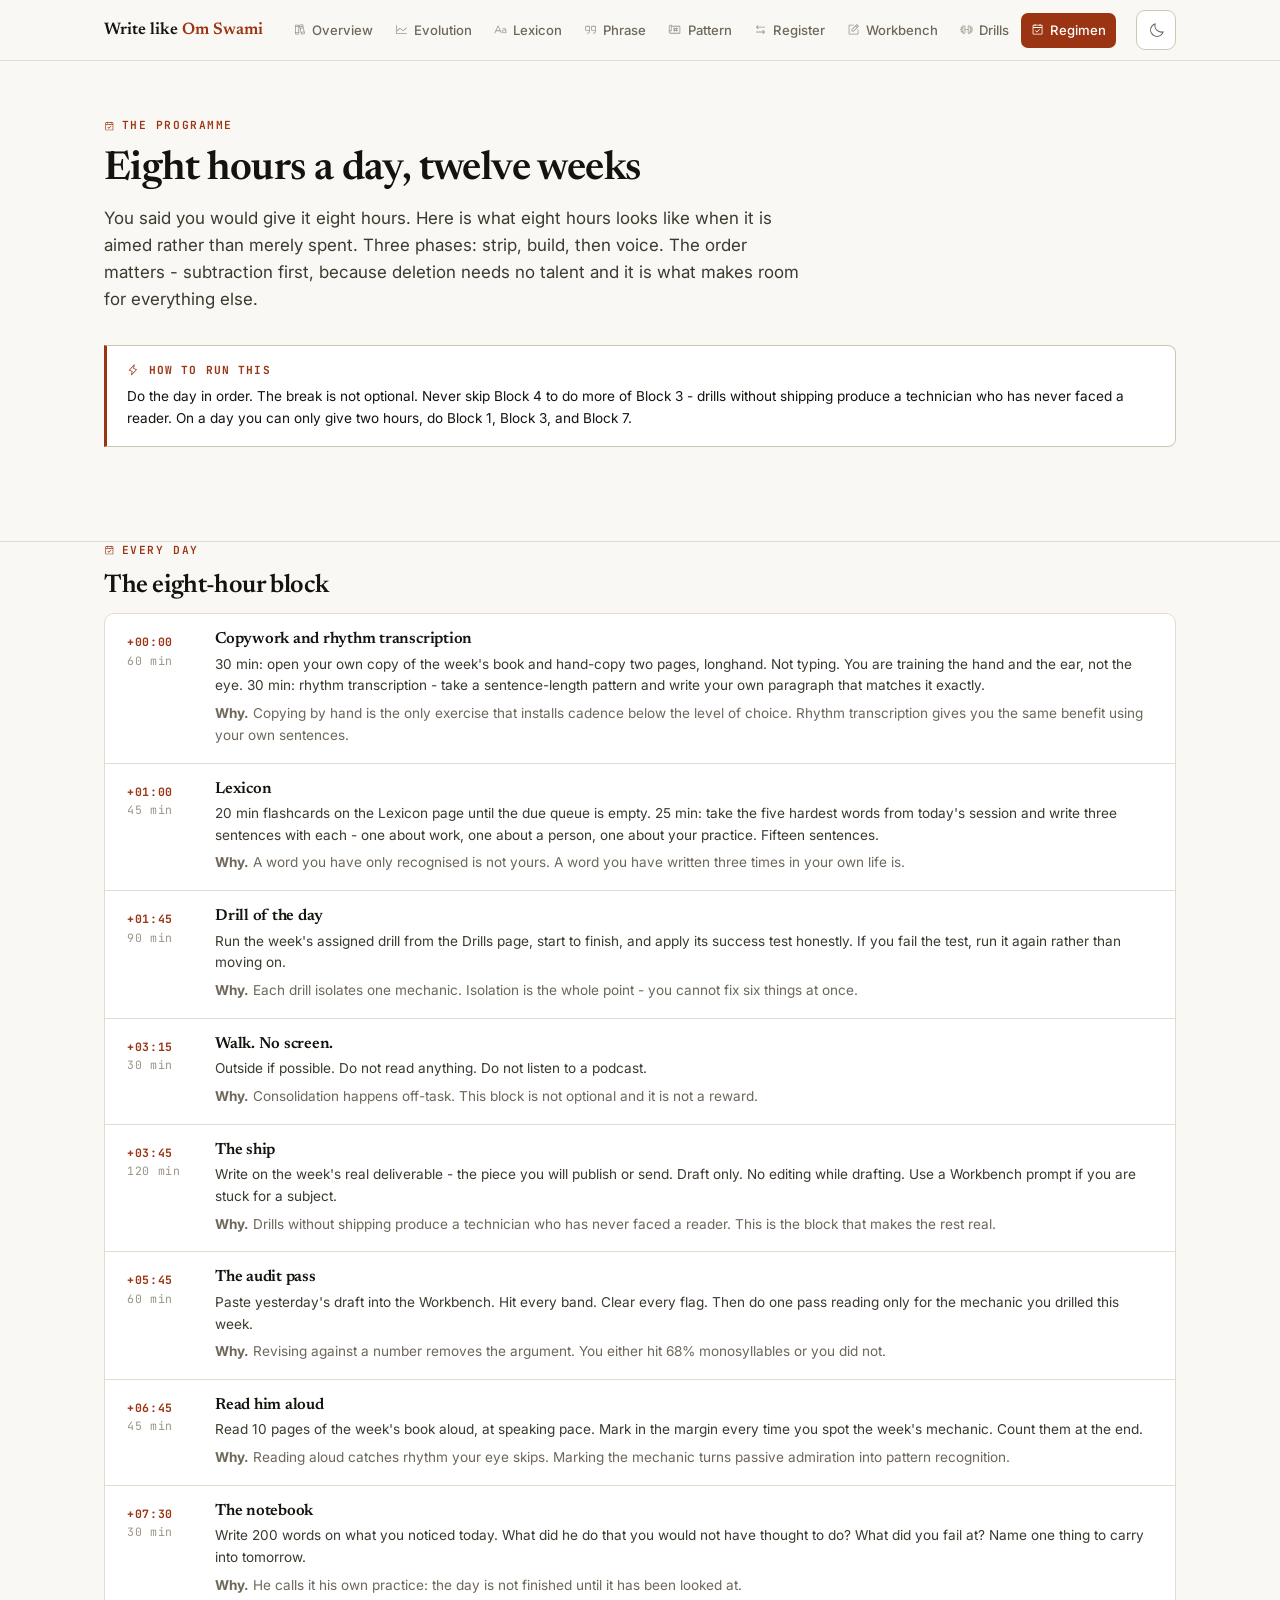
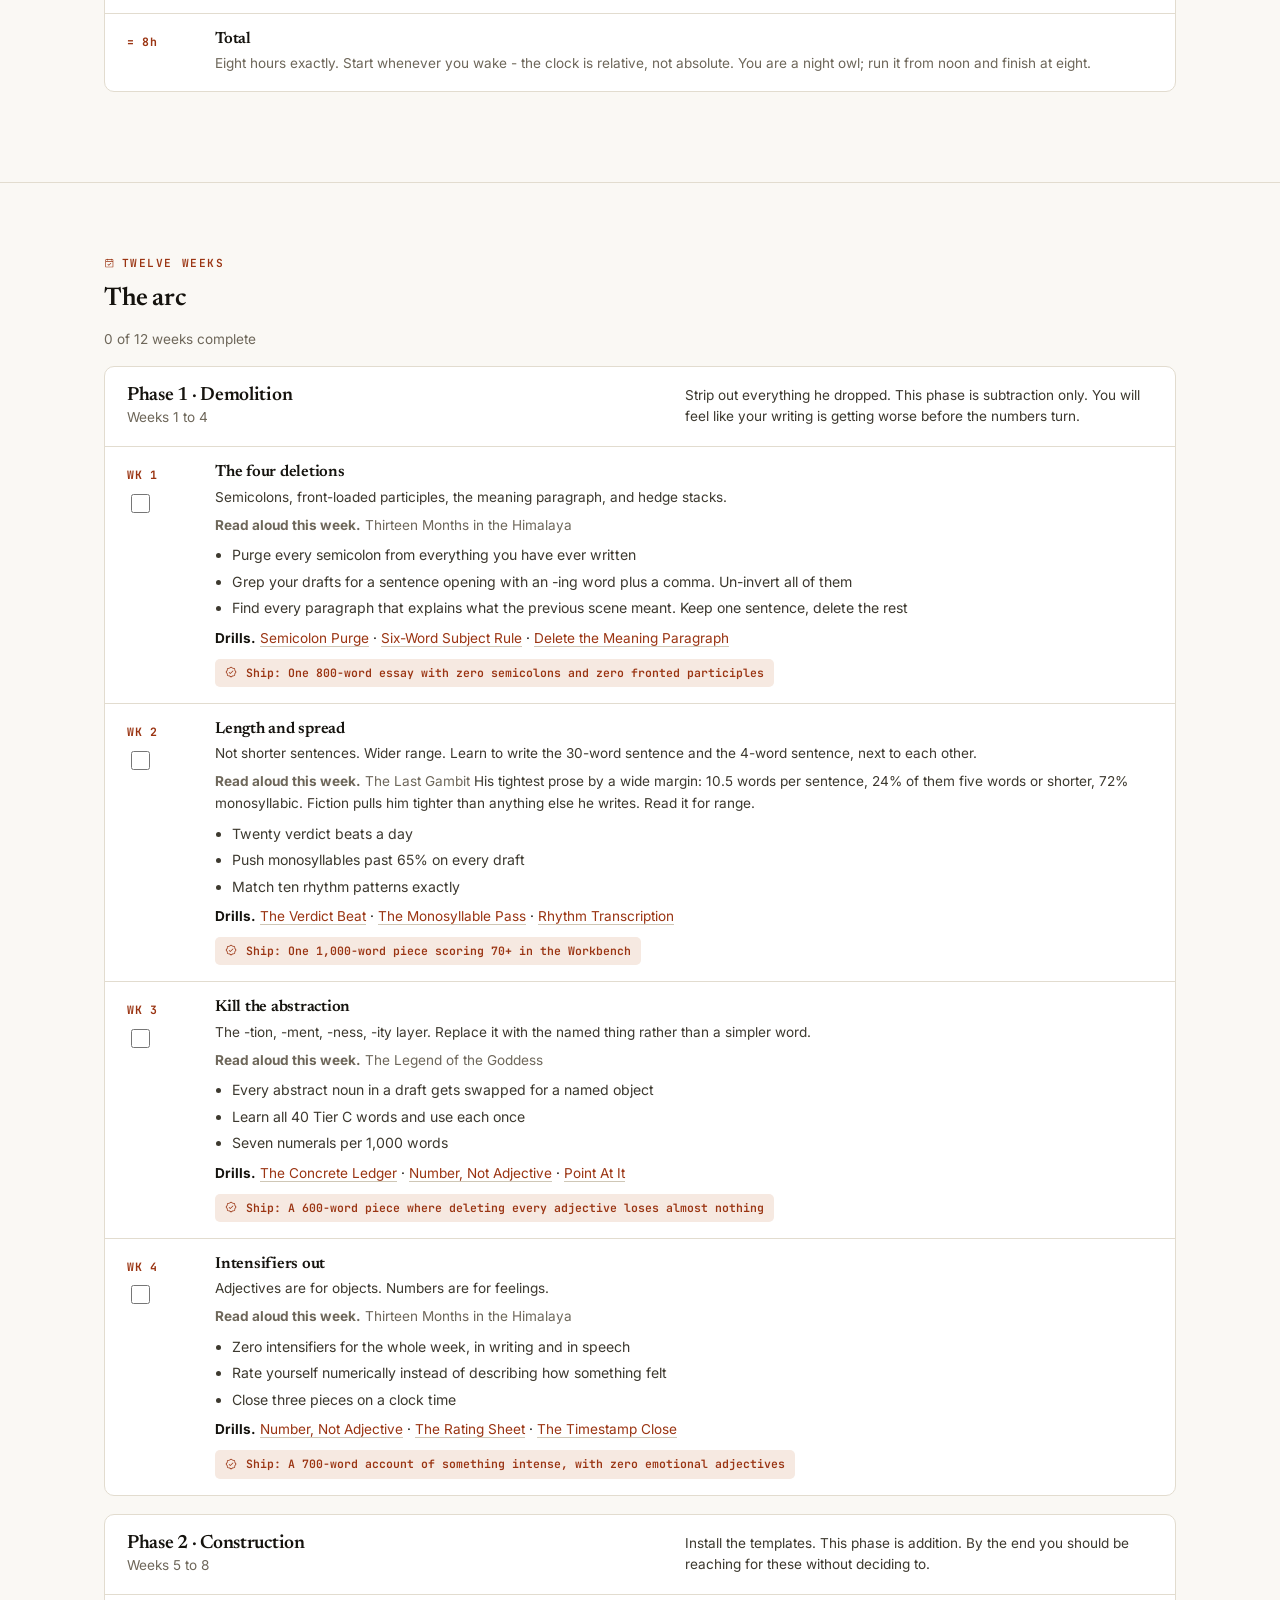
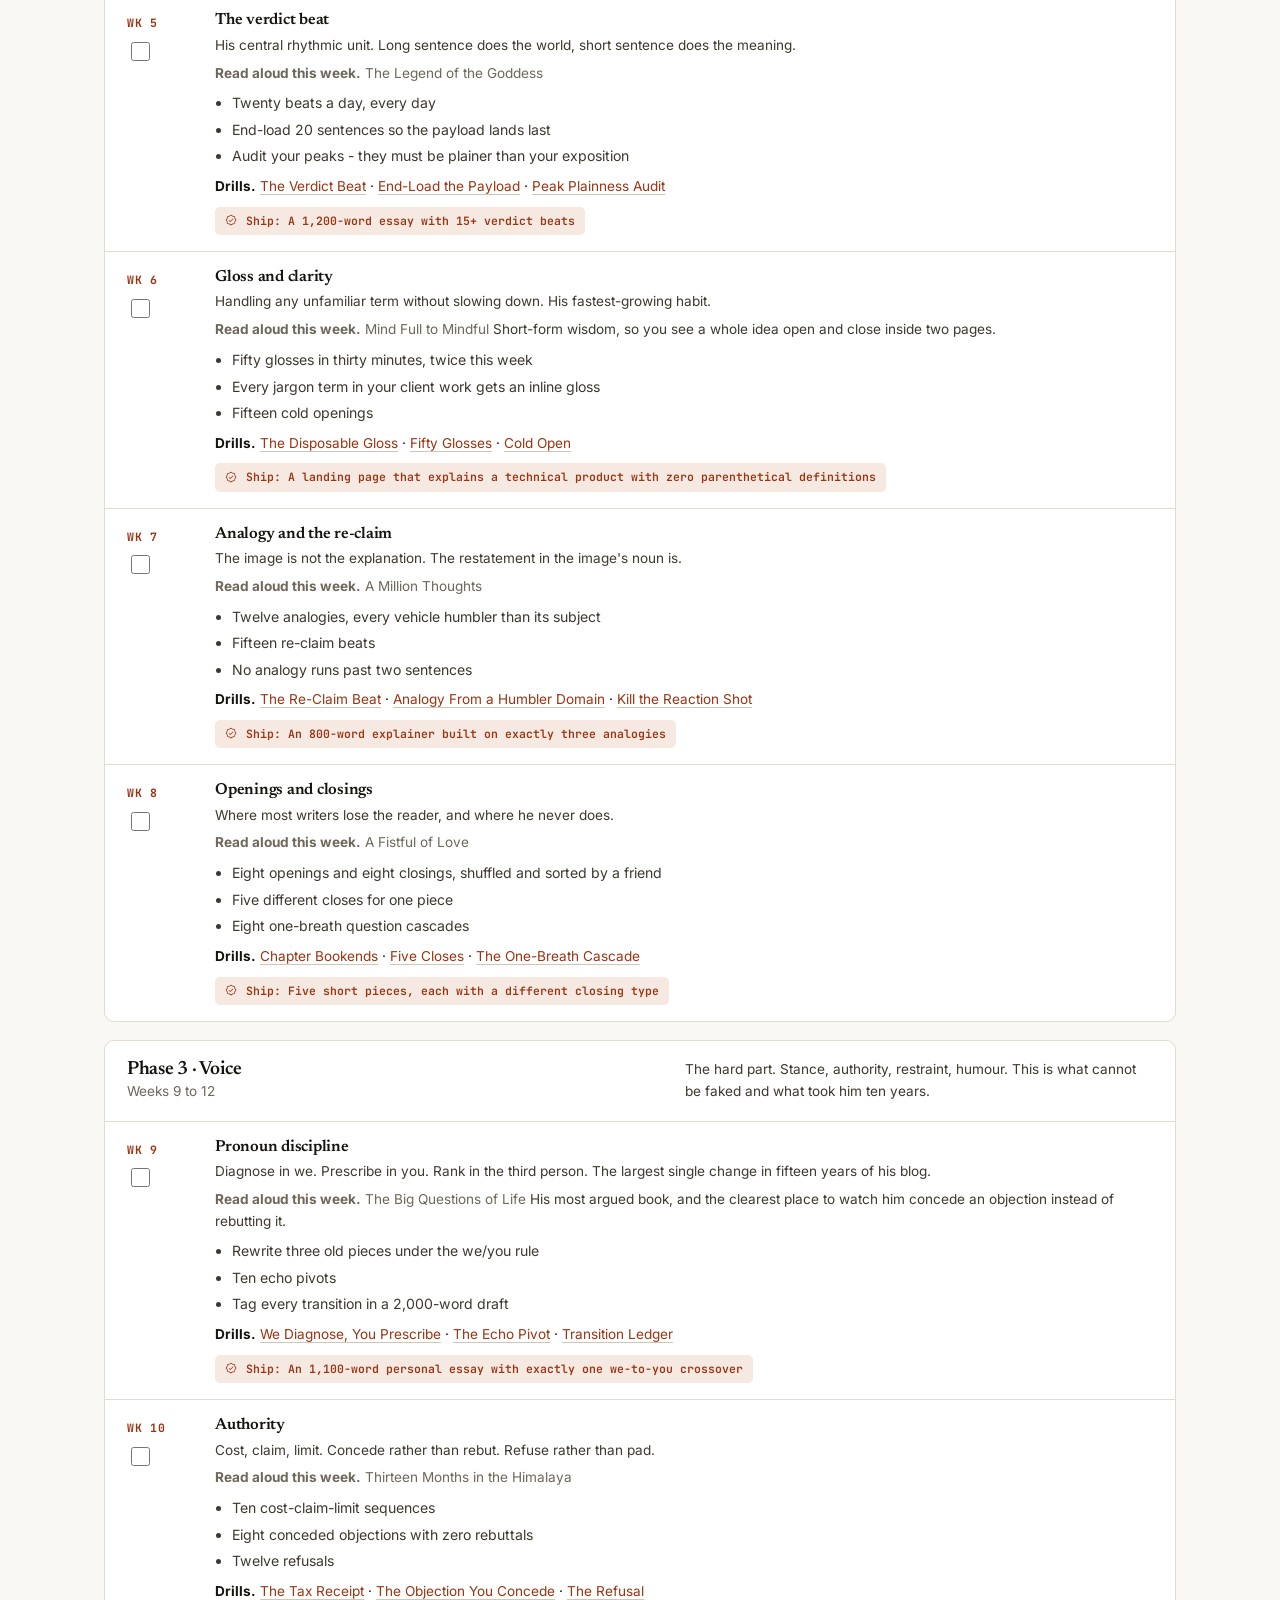
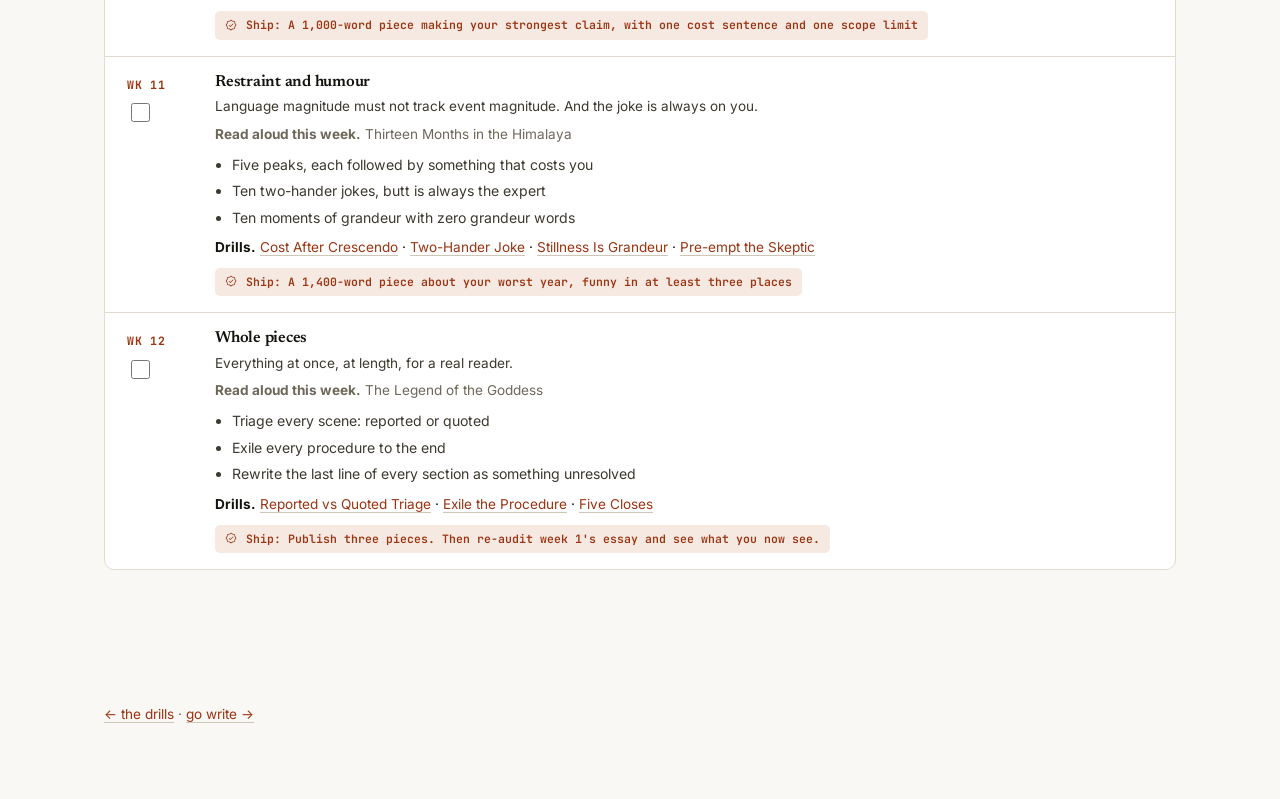
<file: public/regimen.html>
<!doctype html><html lang="en"><head>
<meta charset="utf-8"><meta name="viewport" content="width=device-width,initial-scale=1">
<title>Regimen - Write like Om Swami</title>
<link rel="preconnect" href="https://fonts.googleapis.com"><link rel="preconnect" href="https://fonts.gstatic.com" crossorigin>
<link href="https://fonts.googleapis.com/css2?family=Newsreader:ital,opsz,wght@0,6..72,300..700;1,6..72,300..600&family=Inter:wght@400;500;600;700&family=JetBrains+Mono:wght@400;600&display=swap" rel="stylesheet">
<link rel="stylesheet" href="styles.css">
<link rel="icon" href="data:image/svg+xml,<svg xmlns='http://www.w3.org/2000/svg' viewBox='0 0 100 100'><text y='.9em' font-size='90'>🪷</text></svg>">
</head><body>
<section style="padding-top:56px"><div class="wrap">
  <div class="eyebrow">The programme</div>
  <h2 class="h2">Eight hours a day, twelve weeks</h2>
  <p class="lede">You said you would give it eight hours. Here is what eight hours looks like when it is aimed rather than merely spent. Three phases: strip, build, then voice. The order matters - subtraction first, because deletion needs no talent and it is what makes room for everything else.</p>
  <div class="note"><b>How to run this</b><p class="small" style="margin:0">Do the day in order. The break is not optional. Never skip Block 4 to do more of Block 3 - drills without shipping produce a technician who has never faced a reader. On a day you can only give two hours, do Block 1, Block 3, and Block 7.</p></div>
</div></section>

<section style="padding-top:0"><div class="wrap">
  <div class="eyebrow">Every day</div>
  <h2 class="h2" style="font-size:1.6rem">The eight-hour block</h2>
  <div class="phase" id="day"></div>
</div></section>

<section><div class="wrap">
  <div class="eyebrow">Twelve weeks</div>
  <h2 class="h2" style="font-size:1.6rem">The arc</h2>
  <span class="small muted" id="prog"></span>
  <div id="phases" style="margin-top:14px"></div>
</div></section>

<footer><div class="wrap"><p class="small"><a href="drills.html">← the drills</a> · <a href="workbench.html">go write →</a></p></div></footer>
<script src="app.js"></script>
<script>
initChrome();
const K="os_week_v1"; let W=JSON.parse(localStorage.getItem(K)||"{}");
const save=()=>localStorage.setItem(K,JSON.stringify(W));
load("schedule","drills").then(({schedule,drills})=>{
  const DM=Object.fromEntries(drills.drills.map(d=>[d.id,d]));
  let clock=0;
  document.getElementById("day").innerHTML=schedule.day.map(b=>{
    const h=Math.floor(clock/60), m=clock%60; clock+=b.min;
    const start=`${String(h).padStart(2,"0")}:${String(m).padStart(2,"0")}`;
    return `<div class="wk"><div class="n">+${start}<div style="color:var(--faint);font-weight:400">${b.min} min</div></div>
      <div><h4>${b.nm}</h4><p class="small" style="color:var(--ink-2);margin:0 0 6px">${b.d}</p>
      <p class="small muted" style="margin:0"><b>Why.</b> ${b.why}</p></div></div>`;
  }).join("")+`<div class="wk"><div class="n">= 8h</div><div><h4>Total</h4>
      <p class="small muted" style="margin:0">Eight hours exactly. Start whenever you wake - the clock is relative, not absolute. You are a night owl; run it from noon and finish at eight.</p></div></div>`;

  document.getElementById("phases").innerHTML=schedule.phases.map(p=>`
    <div class="phase">
      <div class="phase-h"><div><h3>Phase ${p.n} · ${p.nm}</h3>
        <div class="small muted">Weeks ${p.weeks}</div></div>
        <div class="small" style="max-width:52ch;color:var(--ink-2)">${p.goal}</div></div>
      ${p.w.map(w=>`<div class="wk">
        <div class="n">WK ${w.n}<div style="margin-top:6px"><input type="checkbox" class="chk wchk" data-w="${w.n}" ${W[w.n]?"checked":""}></div></div>
        <div><h4>${w.nm}</h4>
          <p class="small" style="color:var(--ink-2);margin:0 0 6px">${w.focus}</p>
          <p class="small muted" style="margin:0 0 4px"><b>Read aloud this week.</b> ${w.book}${w.booknote?` <span style="color:var(--ink-2)">${w.booknote}</span>`:""}</p>
          <ul>${w.tasks.map(t=>`<li>${t}</li>`).join("")}</ul>
          <div class="small" style="margin-top:8px"><b>Drills.</b> ${w.drills.map(id=>DM[id]?`<a href="drills.html">${DM[id].nm}</a>`:id).join(" · ")}</div>
          <div class="ship">Ship: ${w.ship}</div></div></div>`).join("")}
    </div>`).join("");

  function prog(){document.getElementById("prog").textContent=
    `${Object.keys(W).length} of 12 weeks complete`;}
  document.querySelectorAll(".wchk").forEach(c=>c.onchange=()=>{
    W[c.dataset.w]=c.checked; if(!c.checked) delete W[c.dataset.w]; save(); prog();});
  prog();
});
</script></body></html>
</file>
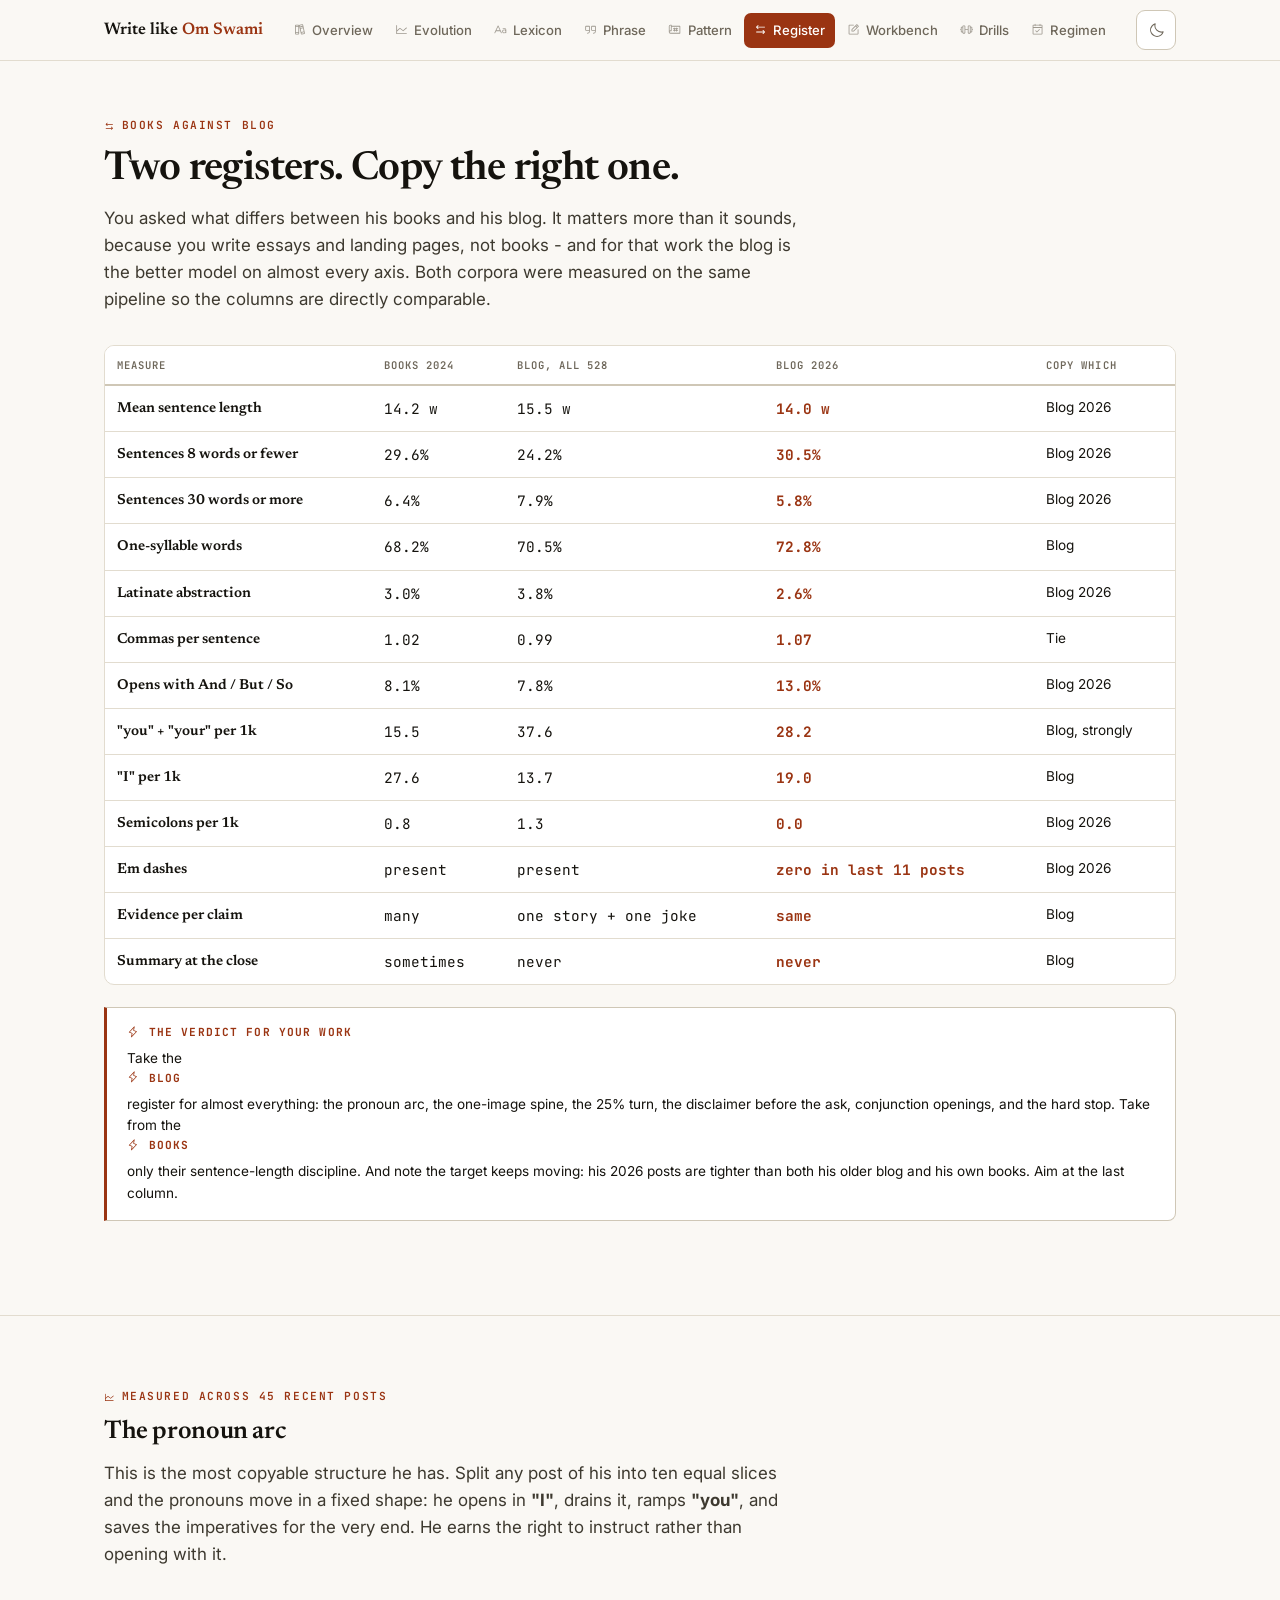
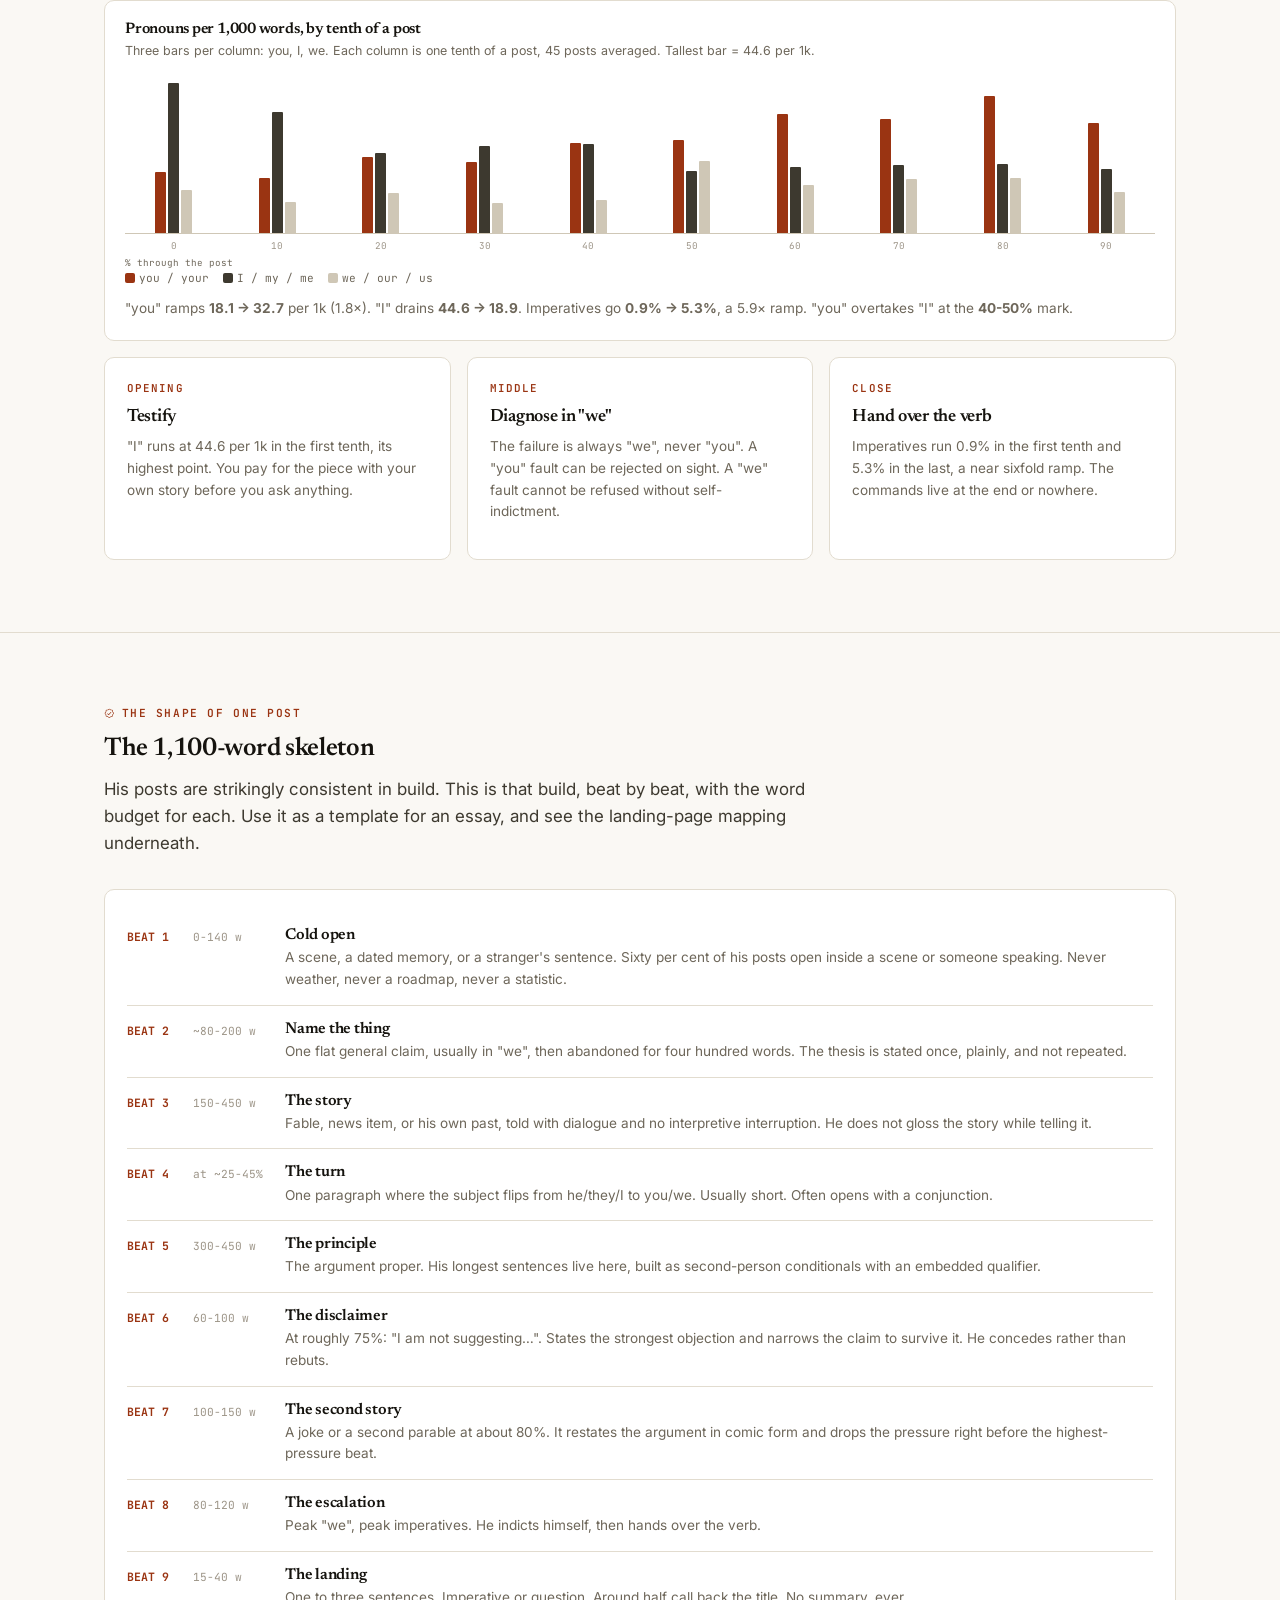
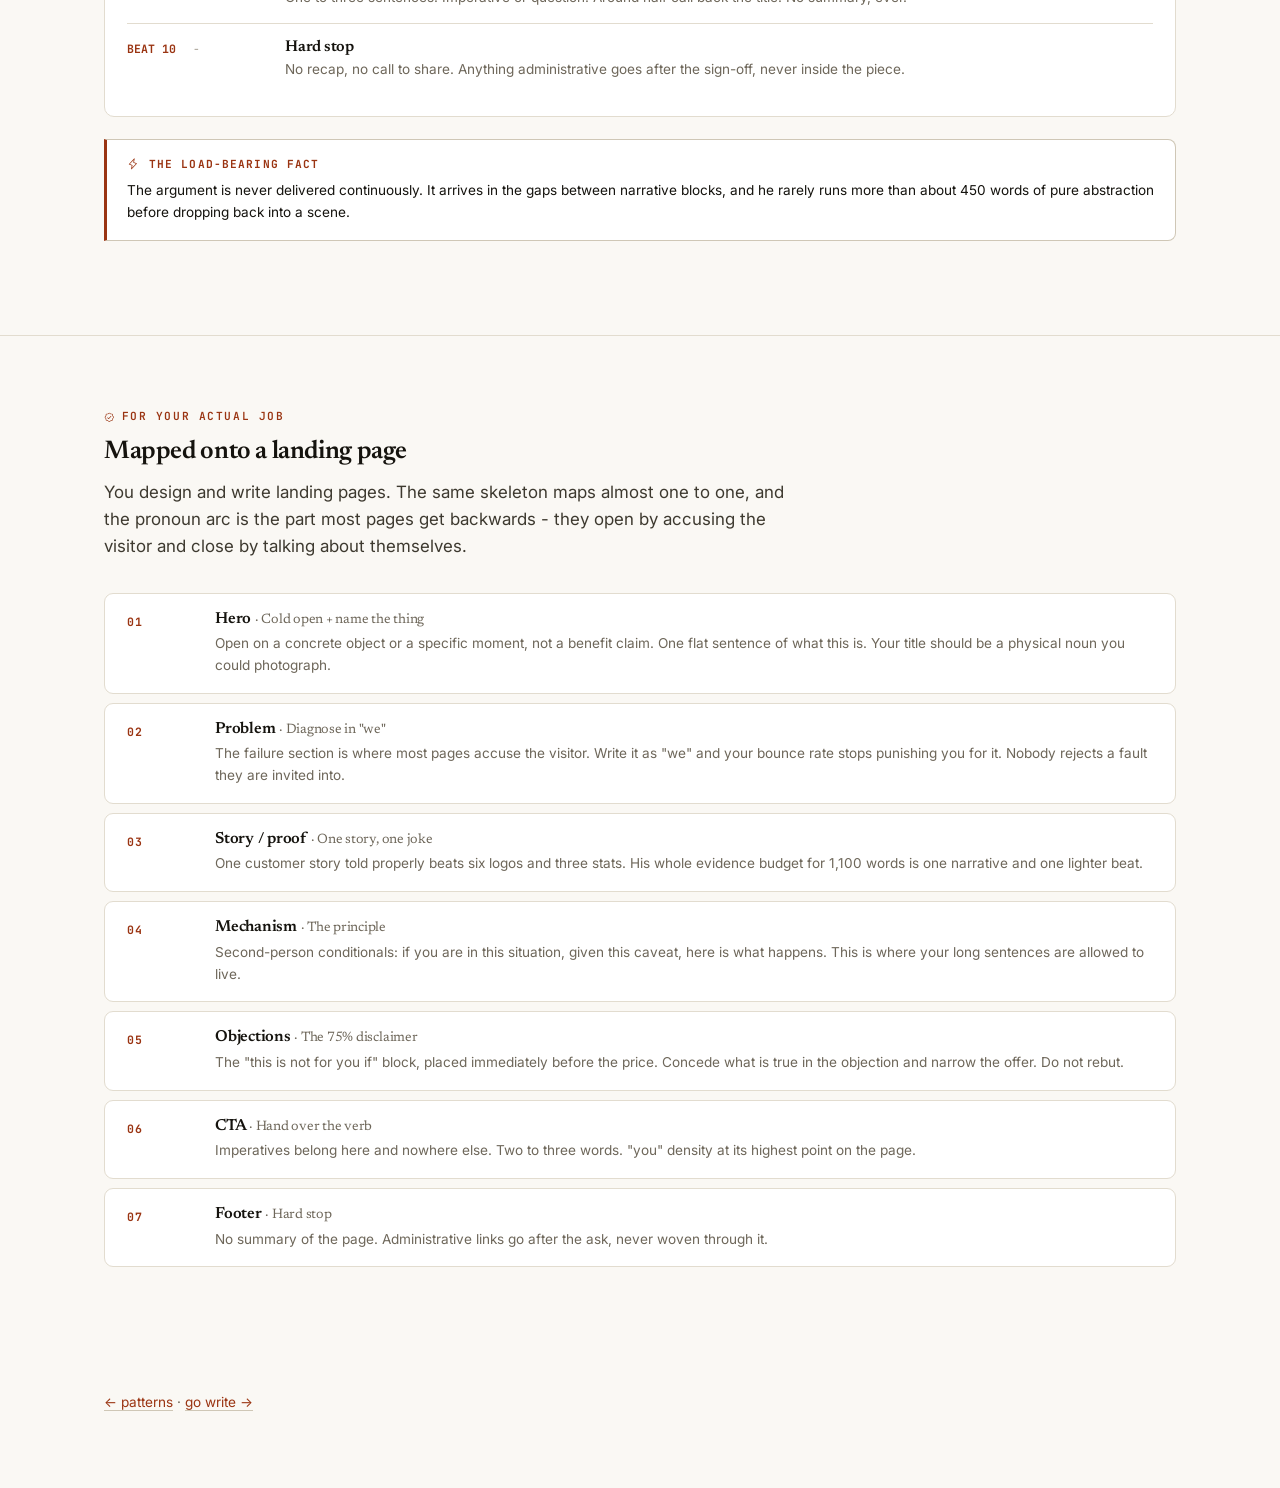
<file: public/register.html>
<!doctype html><html lang="en"><head>
<meta charset="utf-8"><meta name="viewport" content="width=device-width,initial-scale=1">
<title>Register - Write like Om Swami</title>
<link rel="preconnect" href="https://fonts.googleapis.com"><link rel="preconnect" href="https://fonts.gstatic.com" crossorigin>
<link href="https://fonts.googleapis.com/css2?family=Newsreader:ital,opsz,wght@0,6..72,300..700;1,6..72,300..600&family=Inter:wght@400;500;600;700&family=JetBrains+Mono:wght@400;600&display=swap" rel="stylesheet">
<link rel="stylesheet" href="styles.css">
<link rel="icon" href="data:image/svg+xml,<svg xmlns='http://www.w3.org/2000/svg' viewBox='0 0 100 100'><text y='.9em' font-size='90'>🪷</text></svg>">
<style>
.beat{display:grid;grid-template-columns:52px 78px 1fr;gap:14px;padding:14px 0;border-bottom:1px solid var(--rule);align-items:start}
.beat:last-child{border-bottom:0}
.beat .no{font-family:var(--mono);font-size:.72rem;color:var(--accent);font-weight:700;padding-top:2px}
.beat .wc{font-family:var(--mono);font-size:.7rem;color:var(--faint);padding-top:3px}
.beat h4{font-size:.98rem;margin-bottom:3px}
@media(max-width:640px){.beat{grid-template-columns:44px 1fr}.beat .wc{grid-column:2;padding-top:0}}
.arcbar{display:flex;align-items:flex-end;gap:6px;height:150px;margin:14px 0 4px;
  padding-top:6px;border-bottom:1px solid var(--rule-2);box-sizing:content-box}
.arcbar .col{flex:1;min-width:0;display:flex;align-items:flex-end;justify-content:center;gap:2px;height:100%}
.arcbar i{display:block;width:100%;max-width:11px;border-radius:1px 1px 0 0}
.arcx{display:flex;gap:6px;margin-top:5px}
.arcx span{flex:1;text-align:center;font-family:var(--mono);font-size:.58rem;color:var(--faint)}
.lg{display:flex;gap:14px;flex-wrap:wrap;font-family:var(--mono);font-size:.7rem;color:var(--muted)}
.lg b{display:inline-block;width:10px;height:10px;border-radius:2px;margin-right:4px;vertical-align:-1px}
</style></head><body>

<section style="padding-top:56px"><div class="wrap">
  <div class="eyebrow">Books against blog</div>
  <h2 class="h2">Two registers. Copy the right one.</h2>
  <p class="lede">You asked what differs between his books and his blog. It matters more than it sounds, because you write essays and landing pages, not books - and for that work the blog is the better model on almost every axis. Both corpora were measured on the same pipeline so the columns are directly comparable.</p>
  <div class="scroller" style="max-height:none"><table class="tbl"><thead><tr>
    <th>Measure</th><th>Books 2024</th><th>Blog, all 528</th><th>Blog 2026</th><th>Copy which</th>
  </tr></thead><tbody id="cmp"></tbody></table></div>
  <div class="note"><b>The verdict for your work</b>
    <p class="small" style="margin:0">Take the <b>blog</b> register for almost everything: the pronoun arc, the one-image spine, the 25% turn, the disclaimer before the ask, conjunction openings, and the hard stop. Take from the <b>books</b> only their sentence-length discipline. And note the target keeps moving: his 2026 posts are tighter than both his older blog and his own books. Aim at the last column.</p></div>
</div></section>

<section><div class="wrap">
  <div class="eyebrow">Measured across 45 recent posts</div>
  <h2 class="h2" style="font-size:1.6rem">The pronoun arc</h2>
  <p class="lede">This is the most copyable structure he has. Split any post of his into ten equal slices and the pronouns move in a fixed shape: he opens in <b>"I"</b>, drains it, ramps <b>"you"</b>, and saves the imperatives for the very end. He earns the right to instruct rather than opening with it.</p>
  <div class="chart"><h4>Pronouns per 1,000 words, by tenth of a post</h4>
    <div class="sub">Three bars per column: you, I, we. Each column is one tenth of a post, 45 posts averaged. Tallest bar = 44.6 per 1k.</div>
    <div class="arcbar" id="arc"></div>
    <div class="arcx" id="arcx"></div>
    <div class="small muted" style="font-family:var(--mono);font-size:.58rem;margin-top:2px">% through the post</div>
    <div class="lg"><span><b style="background:var(--accent)"></b>you / your</span>
      <span><b style="background:var(--ink-2)"></b>I / my / me</span>
      <span><b style="background:var(--rule-2)"></b>we / our / us</span></div>
    <div id="arcnote" class="small muted" style="margin-top:10px"></div></div>
  <div class="grid g3" style="margin-top:16px">
    <div class="card"><div class="k">Opening</div><h3>Testify</h3><p class="small muted">"I" runs at 44.6 per 1k in the first tenth, its highest point. You pay for the piece with your own story before you ask anything.</p></div>
    <div class="card"><div class="k">Middle</div><h3>Diagnose in "we"</h3><p class="small muted">The failure is always "we", never "you". A "you" fault can be rejected on sight. A "we" fault cannot be refused without self-indictment.</p></div>
    <div class="card"><div class="k">Close</div><h3>Hand over the verb</h3><p class="small muted">Imperatives run 0.9% in the first tenth and 5.3% in the last, a near sixfold ramp. The commands live at the end or nowhere.</p></div>
  </div>
</div></section>

<section><div class="wrap">
  <div class="eyebrow">The shape of one post</div>
  <h2 class="h2" style="font-size:1.6rem">The 1,100-word skeleton</h2>
  <p class="lede">His posts are strikingly consistent in build. This is that build, beat by beat, with the word budget for each. Use it as a template for an essay, and see the landing-page mapping underneath.</p>
  <div class="card" id="beats"></div>
  <div class="note"><b>The load-bearing fact</b><p class="small" style="margin:0">The argument is never delivered continuously. It arrives in the gaps between narrative blocks, and he rarely runs more than about 450 words of pure abstraction before dropping back into a scene.</p></div>
</div></section>

<section><div class="wrap">
  <div class="eyebrow">For your actual job</div>
  <h2 class="h2" style="font-size:1.6rem">Mapped onto a landing page</h2>
  <p class="lede">You design and write landing pages. The same skeleton maps almost one to one, and the pronoun arc is the part most pages get backwards - they open by accusing the visitor and close by talking about themselves.</p>
  <div id="lp"></div>
</div></section>

<footer><div class="wrap"><p class="small"><a href="pattern.html">← patterns</a> · <a href="workbench.html">go write →</a></p></div></footer>

<script src="app.js"></script>
<script>
initChrome();
const CMP=[
 ["Mean sentence length","14.2 w","15.5 w","14.0 w","Blog 2026"],
 ["Sentences 8 words or fewer","29.6%","24.2%","30.5%","Blog 2026"],
 ["Sentences 30 words or more","6.4%","7.9%","5.8%","Blog 2026"],
 ["One-syllable words","68.2%","70.5%","72.8%","Blog"],
 ["Latinate abstraction","3.0%","3.8%","2.6%","Blog 2026"],
 ["Commas per sentence","1.02","0.99","1.07","Tie"],
 ["Opens with And / But / So","8.1%","7.8%","13.0%","Blog 2026"],
 ["\"you\" + \"your\" per 1k","15.5","37.6","28.2","Blog, strongly"],
 ["\"I\" per 1k","27.6","13.7","19.0","Blog"],
 ["Semicolons per 1k","0.8","1.3","0.0","Blog 2026"],
 ["Em dashes","present","present","zero in last 11 posts","Blog 2026"],
 ["Evidence per claim","many","one story + one joke","same","Blog"],
 ["Summary at the close","sometimes","never","never","Blog"]
];
const BEATS=[
 [1,"0-140 w","Cold open","A scene, a dated memory, or a stranger's sentence. Sixty per cent of his posts open inside a scene or someone speaking. Never weather, never a roadmap, never a statistic."],
 [2,"~80-200 w","Name the thing","One flat general claim, usually in \"we\", then abandoned for four hundred words. The thesis is stated once, plainly, and not repeated."],
 [3,"150-450 w","The story","Fable, news item, or his own past, told with dialogue and no interpretive interruption. He does not gloss the story while telling it."],
 [4,"at ~25-45%","The turn","One paragraph where the subject flips from he/they/I to you/we. Usually short. Often opens with a conjunction."],
 [5,"300-450 w","The principle","The argument proper. His longest sentences live here, built as second-person conditionals with an embedded qualifier."],
 [6,"60-100 w","The disclaimer","At roughly 75%: \"I am not suggesting…\". States the strongest objection and narrows the claim to survive it. He concedes rather than rebuts."],
 [7,"100-150 w","The second story","A joke or a second parable at about 80%. It restates the argument in comic form and drops the pressure right before the highest-pressure beat."],
 [8,"80-120 w","The escalation","Peak \"we\", peak imperatives. He indicts himself, then hands over the verb."],
 [9,"15-40 w","The landing","One to three sentences. Imperative or question. Around half call back the title. No summary, ever."],
 [10," - ","Hard stop","No recap, no call to share. Anything administrative goes after the sign-off, never inside the piece."]
];
const LP=[
 ["Hero","Cold open + name the thing","Open on a concrete object or a specific moment, not a benefit claim. One flat sentence of what this is. Your title should be a physical noun you could photograph."],
 ["Problem","Diagnose in \"we\"","The failure section is where most pages accuse the visitor. Write it as \"we\" and your bounce rate stops punishing you for it. Nobody rejects a fault they are invited into."],
 ["Story / proof","One story, one joke","One customer story told properly beats six logos and three stats. His whole evidence budget for 1,100 words is one narrative and one lighter beat."],
 ["Mechanism","The principle","Second-person conditionals: if you are in this situation, given this caveat, here is what happens. This is where your long sentences are allowed to live."],
 ["Objections","The 75% disclaimer","The \"this is not for you if\" block, placed immediately before the price. Concede what is true in the objection and narrow the offer. Do not rebut."],
 ["CTA","Hand over the verb","Imperatives belong here and nowhere else. Two to three words. \"you\" density at its highest point on the page."],
 ["Footer","Hard stop","No summary of the page. Administrative links go after the ask, never woven through it."]
];
document.getElementById("cmp").innerHTML=CMP.map(r=>`<tr>
  <td class="w" style="font-size:.9rem">${r[0]}</td><td class="mono">${r[1]}</td>
  <td class="mono">${r[2]}</td><td class="mono" style="color:var(--accent);font-weight:700">${r[3]}</td>
  <td class="small">${r[4]}</td></tr>`).join("");
document.getElementById("beats").innerHTML=BEATS.map(b=>`<div class="beat">
  <div class="no">BEAT ${b[0]}</div><div class="wc">${b[1]}</div>
  <div><h4>${b[2]}</h4><p class="small muted" style="margin:0">${b[3]}</p></div></div>`).join("");
document.getElementById("lp").innerHTML=LP.map((r,i)=>`<div class="wk"
  style="border:1px solid var(--rule);border-radius:9px;margin-bottom:9px;background:var(--surface)">
  <div class="n">${String(i+1).padStart(2,"0")}</div>
  <div><h4>${r[0]} <span class="muted" style="font-weight:400;font-size:.85rem">· ${r[1]}</span></h4>
  <p class="small muted" style="margin:0">${r[2]}</p></div></div>`).join("");
load("arc").then(({arc})=>{
  const mx=Math.max(...arc.arc.flatMap(d=>[d.you,d.I,d.we]));
  const H=v=>Math.max(2,Math.round(150*v/mx));
  document.getElementById("arc").innerHTML=arc.arc.map(d=>`<div class="col" title="${d.decile} of the post - you ${d.you} · I ${d.I} · we ${d.we} · imperatives ${d.imp}%">
    <i style="height:${H(d.you)}px;background:var(--accent)"></i>
    <i style="height:${H(d.I)}px;background:var(--ink-2)"></i>
    <i style="height:${H(d.we)}px;background:var(--rule-2)"></i></div>`).join("");
  document.getElementById("arcx").innerHTML=arc.arc.map((d,i)=>
    `<span>${i*10}</span>`).join("");
  const f=arc.arc[0], l=arc.arc[9];
  document.getElementById("arcnote").innerHTML=
    `"you" ramps <b>${f.you} → ${l.you}</b> per 1k (${(l.you/f.you).toFixed(1)}×). `+
    `"I" drains <b>${f.I} → ${l.I}</b>. Imperatives go <b>${f.imp}% → ${l.imp}%</b>, a `+
    `${(l.imp/f.imp).toFixed(1)}× ramp. "you" overtakes "I" at the <b>${arc.crossover}</b> mark.`;
});
</script></body></html>
</file>
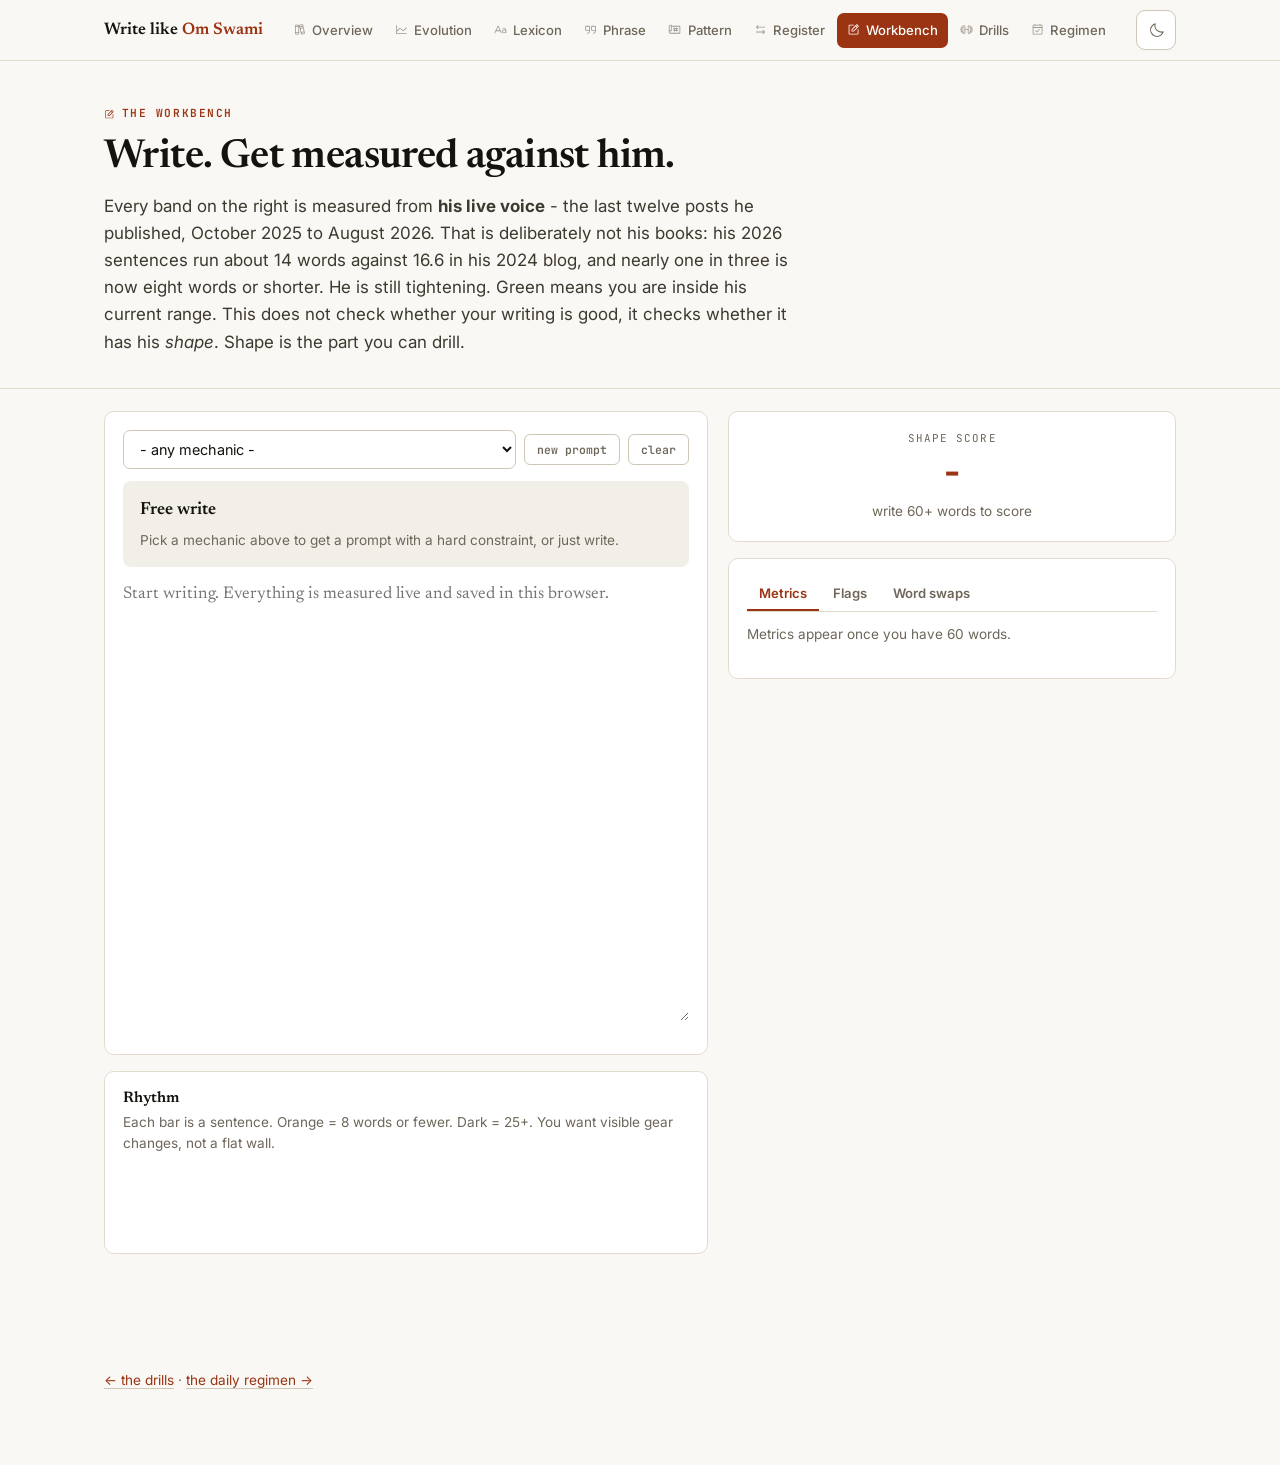
<file: public/workbench.html>
<!doctype html><html lang="en"><head>
<meta charset="utf-8"><meta name="viewport" content="width=device-width,initial-scale=1">
<title>Workbench - Write like Om Swami</title>
<link rel="preconnect" href="https://fonts.googleapis.com"><link rel="preconnect" href="https://fonts.gstatic.com" crossorigin>
<link href="https://fonts.googleapis.com/css2?family=Newsreader:ital,opsz,wght@0,6..72,300..700;1,6..72,300..600&family=Inter:wght@400;500;600;700&family=JetBrains+Mono:wght@400;600&display=swap" rel="stylesheet">
<link rel="stylesheet" href="styles.css">
<link rel="icon" href="data:image/svg+xml,<svg xmlns='http://www.w3.org/2000/svg' viewBox='0 0 100 100'><text y='.9em' font-size='90'>🪷</text></svg>">
<style>
.wb{display:grid;grid-template-columns:1.35fr 1fr;gap:20px;align-items:start}
@media(max-width:980px){.wb{grid-template-columns:1fr}}
.pane{background:var(--surface);border:1px solid var(--rule);border-radius:10px;padding:18px}
.pane h4{font-size:.95rem;margin-bottom:4px}
#editor{min-height:440px;border:0;padding:0;background:transparent;font-size:1.06rem}
#editor:focus{outline:0}
.promptbox{background:var(--surface-2);border-radius:8px;padding:15px 17px;margin-bottom:14px}
.promptbox .t{font-family:var(--serif);font-size:1.1rem;font-weight:600;margin-bottom:6px}
.promptbox .c{font-size:.85rem;color:var(--ink-2);margin-top:8px;
  border-left:3px solid var(--accent);padding-left:11px}
.rhythm{display:flex;gap:2px;align-items:flex-end;height:56px;margin:12px 0;overflow-x:auto;padding-bottom:2px}
.rhythm i{display:block;width:7px;flex:none;background:var(--rule-2);border-radius:1px}
.rhythm i.s{background:var(--accent)} .rhythm i.l{background:var(--ink-2)}
.sug{display:flex;flex-wrap:wrap;gap:6px;margin-top:8px}
.sug span{font-family:var(--mono);font-size:.72rem;padding:4px 9px;border-radius:5px;
  background:var(--accent-soft);color:var(--accent);font-weight:600;cursor:pointer}
.sug span:hover{background:var(--accent);color:var(--accent-ink)}
.subtab{display:flex;gap:2px;margin-bottom:12px;border-bottom:1px solid var(--rule)}
.subtab button{background:0;border:0;border-bottom:2px solid transparent;color:var(--muted);
  font-family:var(--sans);font-size:.82rem;font-weight:600;padding:8px 12px;cursor:pointer}
.subtab button.on{color:var(--accent);border-bottom-color:var(--accent)}
</style></head><body>

<section style="padding:44px 0 0"><div class="wrap">
  <div class="eyebrow">The workbench</div>
  <h2 class="h2">Write. Get measured against him.</h2>
  <p class="lede">Every band on the right is measured from <b>his live voice</b> - the last twelve posts he published, October 2025 to August 2026. That is deliberately not his books: his 2026 sentences run about 14 words against 16.6 in his 2024 blog, and nearly one in three is now eight words or shorter. He is still tightening. Green means you are inside his current range. This does not check whether your writing is good, it checks whether it has his <em>shape</em>. Shape is the part you can drill.</p>
</div></section>

<section style="padding:22px 0 72px"><div class="wrap"><div class="wb">
  <div>
    <div class="pane">
      <div class="controls" style="margin-bottom:12px">
        <select id="mech" style="flex:1"><option value=""> - pick a mechanic to drill - </option></select>
        <button class="chip" id="newp">new prompt</button>
        <button class="chip" id="clear">clear</button>
      </div>
      <div class="promptbox" id="pbox"><div class="t">Free write</div>
        <div class="small muted">Pick a mechanic above to get a prompt with a hard constraint, or just write.</div></div>
      <textarea id="editor" placeholder="Start writing. Everything is measured live and saved in this browser."></textarea>
      <div class="small muted" id="saved" style="margin-top:8px"></div>
    </div>
    <div class="pane" style="margin-top:16px">
      <h4>Rhythm</h4>
      <div class="sub small muted">Each bar is a sentence. Orange = 8 words or fewer. Dark = 25+. You want visible gear changes, not a flat wall.</div>
      <div class="rhythm" id="rhythm"></div>
      <div class="small muted" id="rhythmnote"></div>
    </div>
  </div>

  <div>
    <div class="pane" style="text-align:center">
      <div class="small muted" style="letter-spacing:.1em;text-transform:uppercase;font-family:var(--mono);font-size:.68rem">Shape score</div>
      <div class="score" id="score"> - </div>
      <div class="small muted" id="scorenote">write 60+ words to score</div>
    </div>
    <div class="pane" style="margin-top:16px">
      <div class="subtab">
        <button class="on" data-tab="m">Metrics</button>
        <button data-tab="f">Flags</button>
        <button data-tab="s">Word swaps</button>
      </div>
      <div id="tab-m"></div>
      <div id="tab-f" class="hidden"></div>
      <div id="tab-s" class="hidden"></div>
    </div>
  </div>
</div></div></section>

<footer><div class="wrap"><p class="small"><a href="drills.html">← the drills</a> · <a href="regimen.html">the daily regimen →</a></p></div></footer>

<script src="app.js"></script>
<script>
initChrome();
const ed=document.getElementById("editor");
const DKEY="os_draft_v1";
ed.value=localStorage.getItem(DKEY)||"";

/* --- word swap engine --- */
let SWAPS={}, VOCAB={};
function swapsFor(text){
  const used=new Set((" "+text.toLowerCase().replace(/[^a-z ]/g," ").replace(/\s+/g," ")+" ").trim().split(" "));
  const hits=[];
  for(const [gen,arr] of Object.entries(SWAPS)){
    if(!used.has(gen)) continue;
    const fresh=arr.filter(w=>!used.has(w));
    if(fresh.length) hits.push([gen,fresh]);
  }
  return hits.sort((a,b)=>b[1].length-a[1].length).slice(0,20);
}

/* --- prompts --- */
let PROMPTS=[],curPrompt=null;
function setPrompt(p){
  curPrompt=p; const b=document.getElementById("pbox");
  if(!p){b.innerHTML=`<div class="t">Free write</div><div class="small muted">Pick a mechanic above to get a prompt with a hard constraint.</div>`;return;}
  b.innerHTML=`<div class="t">${p.title}</div>
    <div class="small">${p.prompt}</div>
    <div class="c"><b>Constraint.</b> ${p.constraint}<br><b>Passes if.</b> ${p.check}</div>
    <div class="small muted" style="margin-top:8px">${p.mechanic} · level ${p.level} · ~${p.minutes} min · ${p.format}</div>`;
}
function pickPrompt(){
  const m=document.getElementById("mech").value;
  const pool=PROMPTS.filter(p=>!m||p.mechanic===m);
  setPrompt(pool.length?pool[Math.floor(Math.random()*pool.length)]:null);
}
document.getElementById("newp").onclick=pickPrompt;
document.getElementById("mech").onchange=pickPrompt;
document.getElementById("clear").onclick=()=>{if(confirm("Clear the editor?")){ed.value="";run();}};

/* --- render --- */
function run(){
  const t=ed.value;
  localStorage.setItem(DKEY,t);
  document.getElementById("saved").textContent=
    t.trim()?`${words(t).length} words · saved in this browser`:"";
  const m=analyse(t);
  const mt=document.getElementById("tab-m"), ft=document.getElementById("tab-f"), stx=document.getElementById("tab-s");
  if(!m||m.n_words<60){
    document.getElementById("score").textContent=" - ";
    document.getElementById("scorenote").textContent="write 60+ words to score";
    mt.innerHTML='<p class="small muted">Metrics appear once you have 60 words.</p>';
    ft.innerHTML=""; stx.innerHTML=""; document.getElementById("rhythm").innerHTML=""; return;
  }
  const sc=scoreOf(m);
  document.getElementById("score").textContent=sc;
  document.getElementById("scorenote").textContent =
    sc>=80?"his shape. now make it true.":sc>=60?"close. fix the reds.":sc>=40?"still yours, not his.":"start with sentence length and the flags.";

  mt.innerHTML=Object.entries(BANDS).map(([k,[lo,hi,label,note]])=>{
    const v=m[k], g=grade(k,v);
    const span=hi-lo||1, pos=Math.max(0,Math.min(1,(v-lo)/span));
    return `<div class="metric"><div><div class="nm">${label}</div>
      <div class="tg">${note}</div></div>
      <div class="v ${g}">${v}</div>
      <div class="gauge"><i class="${g}" style="width:${(pos*100).toFixed(0)}%"></i></div></div>`;
  }).join("")+`<p class="small muted" style="margin-top:10px">${m.n_sents} sentences · ${m.n_words} words</p>`;

  const flags=findFlags(t);
  ft.innerHTML=flags.length
    ? flags.map(f=>`<div class="flags"><div class="hit"><b>${f.txt}</b> ${f.n>1?`×${f.n}`:""}<br>
        <span class="small muted">${f.why}</span></div></div>`).join("")
    : `<p class="small" style="color:var(--good)">Clean. None of the habits he dropped.</p>`;

  const sw=swapsFor(t);
  stx.innerHTML = sw.length
    ? `<p class="small muted">Generic words in your draft, and the rarer word he would reach for. Every substitution below is one he actually uses. Hover for the meaning, click to copy.</p>`
      + sw.map(([g,arr])=>`<div class="metric" style="display:block"><div class="nm">${g}</div>
        <div class="sug">${arr.map(w=>`<span data-w="${w}" title="${(VOCAB[w]||{}).def||""}">${w}</span>`).join("")}</div></div>`).join("")
    : `<p class="small muted">No obvious generic words to swap. Add more text, or check the Concreteness tier on the Lexicon page.</p>`;
  stx.querySelectorAll("[data-w]").forEach(el=>el.onclick=()=>{
    navigator.clipboard?.writeText(el.dataset.w); el.textContent=el.dataset.w+" ✓";
    setTimeout(()=>el.textContent=el.dataset.w,900);
  });

  const R=document.getElementById("rhythm");
  const mx=Math.max(...m.lengths,1);
  R.innerHTML=m.lengths.map(L=>`<i class="${L<=8?"s":L>=25?"l":""}" style="height:${Math.max(3,56*L/mx)}px" title="${L} words"></i>`).join("");
  const shortRun=m.lengths.filter(x=>x<=8).length, longRun=m.lengths.filter(x=>x>=25).length;
  document.getElementById("rhythmnote").textContent =
    `${shortRun} short · ${longRun} long · ${m.beats_per1k_s} verdict beats per 1,000 sentences (his books: 16)`;
}
ed.addEventListener("input",run);
document.querySelectorAll("[data-tab]").forEach(b=>b.onclick=()=>{
  document.querySelectorAll("[data-tab]").forEach(x=>x.classList.remove("on"));
  b.classList.add("on");
  ["m","f","s"].forEach(k=>document.getElementById("tab-"+k).classList.toggle("hidden",k!==b.dataset.tab));
});
load("vocab","swaps").then(({vocab,swaps})=>{
  SWAPS=swaps;
  (vocab.words||[]).forEach(w=>{VOCAB[w.w]=w;});
  run();
});
fetch("data/prompts.json").then(r=>r.ok?r.json():null).then(d=>{
  if(!d||!d.prompts)return;
  PROMPTS=d.prompts;
  const ms=[...new Set(PROMPTS.map(p=>p.mechanic))].sort();
  document.getElementById("mech").innerHTML=
    '<option value=""> - any mechanic - </option>'+ms.map(m=>`<option>${m}</option>`).join("");
}).catch(()=>{});
run();
</script>
</body></html>
</file>
<file: public/styles.css>
/* ---------------------------------------------------------------
   Hardik's own licensed fonts, loaded from HIS machine via local().
   No font file is served, so no licence is breached. Anyone without
   them installed falls through to the Google webfonts below.
   --------------------------------------------------------------- */
@font-face{font-family:"HafferL";src:local("Haffer Light"),local("Haffer-Light");font-weight:300;font-style:normal;font-display:swap}
@font-face{font-family:"HafferL";src:local("Haffer Regular"),local("Haffer-Regular"),local("Haffer");font-weight:400;font-style:normal;font-display:swap}
@font-face{font-family:"HafferL";src:local("Haffer Medium"),local("Haffer-Medium");font-weight:500;font-style:normal;font-display:swap}
@font-face{font-family:"HafferL";src:local("Haffer SemiBold"),local("Haffer-SemiBold");font-weight:600;font-style:normal;font-display:swap}
@font-face{font-family:"HafferL";src:local("Haffer Bold"),local("Haffer-Bold");font-weight:700;font-style:normal;font-display:swap}
@font-face{font-family:"HafferL";src:local("Haffer Regular Italic"),local("Haffer-RegularItalic");font-weight:400;font-style:italic;font-display:swap}
@font-face{font-family:"HafferL";src:local("Haffer Bold Italic"),local("Haffer-BoldItalic");font-weight:700;font-style:italic;font-display:swap}

@font-face{font-family:"HafferMonoL";src:local("Haffer Mono Regular"),local("HafferMono-Regular"),local("Haffer Mono");font-weight:400;font-style:normal;font-display:swap}
@font-face{font-family:"HafferMonoL";src:local("Haffer Mono Medium"),local("HafferMono-Medium");font-weight:500;font-style:normal;font-display:swap}
@font-face{font-family:"HafferMonoL";src:local("Haffer Mono SemiBold"),local("HafferMono-SemiBold");font-weight:600;font-style:normal;font-display:swap}
@font-face{font-family:"HafferMonoL";src:local("Haffer Mono Bold"),local("HafferMono-Bold");font-weight:700;font-style:normal;font-display:swap}

@font-face{font-family:"MartinaL";src:local("Martina Plantijn Light"),local("MartinaPlantijn-Light");font-weight:300;font-style:normal;font-display:swap}
@font-face{font-family:"MartinaL";src:local("Martina Plantijn Regular"),local("MartinaPlantijn-Regular"),local("Martina Plantijn");font-weight:400;font-style:normal;font-display:swap}
@font-face{font-family:"MartinaL";src:local("Martina Plantijn Medium"),local("MartinaPlantijn-Medium");font-weight:500;font-style:normal;font-display:swap}
@font-face{font-family:"MartinaL";src:local("Martina Plantijn Bold"),local("MartinaPlantijn-Bold");font-weight:700;font-style:normal;font-display:swap}
@font-face{font-family:"MartinaL";src:local("Martina Plantijn Italic"),local("MartinaPlantijn-Italic");font-weight:400;font-style:italic;font-display:swap}
@font-face{font-family:"MartinaL";src:local("Martina Plantijn Bold Italic"),local("MartinaPlantijn-BoldItalic");font-weight:700;font-style:italic;font-display:swap}
@font-face{font-family:"MartinaL";src:local("Martina Plantijn Medium Italic"),local("MartinaPlantijn-MediumItalic");font-weight:500;font-style:italic;font-display:swap}

/* learn-to-write-like-os - flat, editorial, zero gradients, zero glows */
:root{
  --bg:#FAF8F4; --surface:#FFFFFF; --surface-2:#F2EFE8;
  --ink:#15130E; --ink-2:#3D392F; --muted:#6E675A; --faint:#9C9487;
  --rule:#E2DCCF; --rule-2:#CFC7B6;
  --accent:#9A3412; --accent-ink:#FFFFFF; --accent-soft:#F6E9E1;
  --good:#2F6B3A; --warn:#8A6A12; --bad:#A03030;
  --serif:"MartinaL","Newsreader",Georgia,"Times New Roman",serif;
  --sans:"HafferL","Inter","Geist",-apple-system,BlinkMacSystemFont,"Segoe UI",sans-serif;
  --mono:"HafferMonoL","JetBrains Mono","SF Mono",ui-monospace,Menlo,monospace;
  --maxw:1120px;
}
@media (prefers-color-scheme:dark){:root:not([data-theme="light"]){
  --bg:#111010; --surface:#1A1918; --surface-2:#232120;
  --ink:#F3F0EA; --ink-2:#D6D1C7; --muted:#9C9488; --faint:#6E675C;
  --rule:#2C2A27; --rule-2:#3D3A35;
  --accent:#D9603A; --accent-ink:#171310; --accent-soft:#2A1D17;
  --good:#6FA97C; --warn:#C9A227; --bad:#D97070;
}}
:root[data-theme="dark"]{
  --bg:#111010; --surface:#1A1918; --surface-2:#232120;
  --ink:#F3F0EA; --ink-2:#D6D1C7; --muted:#9C9488; --faint:#6E675C;
  --rule:#2C2A27; --rule-2:#3D3A35;
  --accent:#D9603A; --accent-ink:#171310; --accent-soft:#2A1D17;
  --good:#6FA97C; --warn:#C9A227; --bad:#D97070;
}
@media (prefers-color-scheme:dark){:root:not([data-theme="light"]){--warn:#C9A227;}}

*{box-sizing:border-box}
html{scroll-behavior:smooth}
html,body{max-width:100%;overflow-x:clip}
body{margin:0;background:var(--bg);color:var(--ink);
  font-family:var(--sans);font-size:16px;line-height:1.6;
  -webkit-font-smoothing:antialiased;text-rendering:optimizeLegibility}
h1,h2,h3,h4{font-family:var(--serif);font-weight:600;line-height:1.15;letter-spacing:-.015em;margin:0}
p{margin:0 0 1em}
a{color:var(--accent);text-decoration:none;border-bottom:1px solid var(--rule-2)}
a:hover{border-bottom-color:var(--accent)}
code,kbd{font-family:var(--mono);font-size:.88em}
.wrap{max-width:var(--maxw);margin:0 auto;padding:0 24px}
.mono{font-family:var(--mono)}
.serif{font-family:var(--serif)}
.muted{color:var(--muted)}
.small{font-size:.85rem}
.tnum{font-variant-numeric:tabular-nums}

/* ---------- icons (Phosphor, MIT) ---------- */
.ic{width:1em;height:1em;flex:none;display:inline-block;vertical-align:-0.13em;
  fill:currentColor;pointer-events:none}
.ic-lg{width:1.35em;height:1.35em}

/* ---------- nav ---------- */
header.nav{position:sticky;top:0;z-index:200;background:var(--bg);border-bottom:1px solid var(--rule)}
.nav-in{max-width:var(--maxw);margin:0 auto;padding:0 24px;
  display:flex;align-items:center;gap:16px;height:60px}
.brand{font-family:var(--serif);font-size:1.05rem;font-weight:600;
  border:0;color:var(--ink);white-space:nowrap;flex:none;margin-right:auto}
.brand span{color:var(--accent)}
.navlinks{display:flex;gap:2px;align-items:center;flex-wrap:wrap;justify-content:flex-end}
.navlinks a{border:0;color:var(--muted);font-size:.82rem;padding:7px 10px;
  border-radius:7px;white-space:nowrap;font-weight:500;display:inline-flex;align-items:center;gap:6px}
.navlinks a .ic{opacity:.65}
.navlinks a:hover{background:var(--surface-2);color:var(--ink)}
.navlinks a:hover .ic{opacity:1}
.navlinks a.on{background:var(--accent);color:var(--accent-ink)}
.navlinks a.on .ic{opacity:1}
.navbtns{display:flex;gap:8px;flex:none;margin-left:4px}
.tbtn{border:1px solid var(--rule-2);background:var(--surface);color:var(--muted);
  width:40px;height:40px;min-width:40px;border-radius:9px;cursor:pointer;font-size:17px;flex:none;
  display:inline-flex;align-items:center;justify-content:center;padding:0}
.tbtn:hover{color:var(--ink);border-color:var(--accent)}
.tbtn:active{transform:scale(.94)}
.menubtn{display:none}
/* theme glyph: show sun on dark, moon on light */
#themeBtn .i-moon{display:none}
:root[data-theme="light"] #themeBtn .i-sun{display:none}
:root[data-theme="light"] #themeBtn .i-moon{display:inline-block}
@media(prefers-color-scheme:light){
  :root:not([data-theme="dark"]) #themeBtn .i-sun{display:none}
  :root:not([data-theme="dark"]) #themeBtn .i-moon{display:inline-block}
}
#menuBtn .i-close{display:none}
header.nav.open #menuBtn .i-open{display:none}
header.nav.open #menuBtn .i-close{display:inline-block}

/* tablet + mobile: collapse to a panel, buttons hard right */
@media(max-width:900px){
  .nav-in{gap:10px;padding:0 16px;height:58px}
  .menubtn{display:inline-flex}
  .navlinks{position:absolute;left:0;right:0;top:58px;flex-direction:column;gap:0;
    align-items:stretch;background:var(--bg);border-bottom:1px solid var(--rule);
    padding:8px 16px 16px;display:none;max-height:calc(100dvh - 58px);overflow-y:auto;
    box-shadow:0 12px 24px -18px rgba(0,0,0,.6)}
  header.nav.open .navlinks{display:flex}
  .navlinks a{padding:14px 12px;font-size:1rem;border-radius:9px;width:100%;gap:12px}
  .navlinks a .ic{width:1.2em;height:1.2em;opacity:.8}
  .navlinks a+a{border-top:1px solid var(--rule)}
  .navlinks a.on{border-top-color:transparent}
}
/* ---------- section shell ---------- */
section{padding:72px 0;border-bottom:1px solid var(--rule)}
section:last-of-type{border-bottom:0}
.eyebrow{font-family:var(--mono);font-size:.7rem;letter-spacing:.14em;
  text-transform:uppercase;color:var(--accent);margin-bottom:12px;font-weight:600}
.h2{font-size:clamp(1.7rem,3.6vw,2.5rem);margin-bottom:12px}
.lede{font-size:1.06rem;color:var(--ink-2);max-width:64ch;margin-bottom:32px}
.lede.serif{font-size:1.18rem;line-height:1.62}

/* ---------- hero ---------- */
.hero{padding:80px 0 64px;border-bottom:1px solid var(--rule)}
.hero h1{font-size:clamp(2.3rem,6.2vw,4.1rem);letter-spacing:-.03em;margin-bottom:20px}
.hero h1 em{font-style:italic;color:var(--accent)}
.hero .lede{font-size:1.16rem;max-width:60ch}
.stat-strip{display:grid;grid-template-columns:repeat(auto-fit,minmax(150px,1fr));
  gap:1px;background:var(--rule);border:1px solid var(--rule);margin-top:40px}
.stat{background:var(--bg);padding:18px 16px}
.stat .n{font-family:var(--serif);font-size:1.9rem;font-weight:600;
  line-height:1;color:var(--accent);font-variant-numeric:tabular-nums}
.stat .l{font-size:.76rem;color:var(--muted);margin-top:6px;line-height:1.35}

/* ---------- cards / grid ---------- */
.grid{display:grid;gap:16px}
.g2{grid-template-columns:repeat(auto-fit,minmax(300px,1fr))}
.g3{grid-template-columns:repeat(auto-fit,minmax(250px,1fr))}
.card{background:var(--surface);border:1px solid var(--rule);border-radius:10px;padding:22px}
.card h3{font-size:1.12rem;margin-bottom:8px}
.card .k{font-family:var(--mono);font-size:.68rem;letter-spacing:.1em;
  text-transform:uppercase;color:var(--accent);font-weight:600;margin-bottom:10px}

/* ---------- shelf ---------- */
.shelf{border:1px solid var(--rule);border-radius:10px;overflow:hidden;background:var(--surface)}
.bk{display:grid;grid-template-columns:44px 1fr auto;gap:14px;align-items:center;
  padding:13px 18px;border-bottom:1px solid var(--rule)}
.bk>div:last-child{display:flex;gap:6px;flex-wrap:wrap;justify-content:flex-end}
.bk:last-child{border-bottom:0}
.bk.miss{background:var(--surface-2)}
.bk .yr{font-family:var(--mono);font-size:.8rem;color:var(--muted);font-weight:600}
.bk .ti{font-family:var(--serif);font-size:1.04rem;font-weight:600}
.bk .pub{font-size:.76rem;color:var(--faint);margin-top:1px}
.pill{font-family:var(--mono);font-size:.64rem;letter-spacing:.08em;text-transform:uppercase;
  padding:3px 8px;border-radius:4px;font-weight:600;white-space:nowrap;flex:none;max-width:100%}
.pill.own{background:var(--accent-soft);color:var(--accent)}
.pill.no{background:transparent;color:var(--faint);border:1px solid var(--rule-2)}
.pill.key{background:var(--accent);color:var(--accent-ink)}

/* ---------- charts ---------- */
.chart{background:var(--surface);border:1px solid var(--rule);border-radius:10px;padding:20px}
.chart h4{font-size:.95rem;margin-bottom:2px}
.chart .sub{font-size:.78rem;color:var(--muted);margin-bottom:16px}
svg{display:block;width:100%;overflow:visible}
.ax{stroke:var(--rule-2);stroke-width:1}
.gl{stroke:var(--rule);stroke-width:1;stroke-dasharray:2 3}
.lbl{font-family:var(--mono);font-size:9px;fill:var(--faint)}
.lbl.b{fill:var(--muted);font-weight:600}
.ln{fill:none;stroke:var(--accent);stroke-width:2;stroke-linejoin:round;stroke-linecap:round}
.ln.alt{stroke:var(--muted);stroke-dasharray:4 3}
.dot{fill:var(--accent)}
.bar{fill:var(--accent)}
.bar.dim{fill:var(--rule-2)}

/* ---------- tables ---------- */
.tbl{width:100%;border-collapse:collapse;font-size:.9rem}
.tbl th{text-align:left;font-family:var(--mono);font-size:.66rem;letter-spacing:.1em;
  text-transform:uppercase;color:var(--muted);font-weight:600;
  padding:11px 12px;border-bottom:1px solid var(--rule-2);
  position:sticky;top:0;z-index:3;background:var(--surface);
  box-shadow:inset 0 -1px 0 var(--rule-2)}
.tbl td{padding:11px 12px;border-bottom:1px solid var(--rule);vertical-align:top}
.tbl tr:last-child td{border-bottom:0}
.tbl .w{font-family:var(--serif);font-weight:600;font-size:1.02rem;white-space:nowrap}
.tbl .ex{color:var(--ink-2);font-style:italic}
/* own scrollport: sticky th anchors to this, not the page */
.scroller{position:relative;max-height:520px;overflow-y:auto;overflow-x:auto;-webkit-overflow-scrolling:touch;
  border:1px solid var(--rule);border-radius:10px;background:var(--surface)}

/* ---------- controls ---------- */
.controls{display:flex;gap:8px;flex-wrap:wrap;align-items:center;margin-bottom:16px}
input[type=search],select,textarea{font-family:var(--sans);font-size:.9rem;color:var(--ink);
  background:var(--surface);border:1px solid var(--rule-2);border-radius:7px;padding:9px 12px}
input[type=search]{min-width:200px;flex:1}
input:focus,select:focus,textarea:focus{outline:2px solid var(--accent);outline-offset:-1px;border-color:transparent}
.chip{font-family:var(--mono);font-size:.72rem;padding:7px 12px;border-radius:6px;
  border:1px solid var(--rule-2);background:var(--surface);color:var(--muted);cursor:pointer;font-weight:600}
.chip:hover{color:var(--ink);border-color:var(--rule-2)}
.chip.on{background:var(--accent);color:var(--accent-ink);border-color:var(--accent)}
.btn{font-family:var(--sans);font-weight:600;font-size:.88rem;padding:10px 18px;border-radius:7px;
  border:1px solid var(--accent);background:var(--accent);color:var(--accent-ink);cursor:pointer}
.btn.ghost{background:transparent;color:var(--accent)}
.btn:hover{opacity:.88}

/* ---------- flashcard ---------- */
.fc{background:var(--surface);border:1px solid var(--rule);border-radius:12px;
  padding:44px 28px;text-align:center;min-height:250px;
  display:flex;flex-direction:column;align-items:center;justify-content:center;gap:14px}
.fc .word{font-family:var(--serif);font-size:clamp(2rem,5vw,2.9rem);font-weight:600;letter-spacing:-.02em}
.fc .pos{font-family:var(--mono);font-size:.72rem;text-transform:uppercase;
  letter-spacing:.1em;color:var(--accent)}
.fc .def{font-size:1.04rem;color:var(--ink-2);max-width:46ch}
.fc .exs{font-family:var(--serif);font-style:italic;color:var(--muted);max-width:48ch;font-size:1rem}
.fc .hidden{visibility:hidden}
.fc-bar{display:flex;gap:8px;justify-content:center;margin-top:14px;flex-wrap:wrap}

/* ---------- templates ---------- */
.tpl{border-left:3px solid var(--accent);padding:2px 0 2px 18px;margin-bottom:22px}
.tpl .nm{font-family:var(--serif);font-size:1.06rem;font-weight:600;margin-bottom:3px}
.tpl .sh{font-family:var(--mono);font-size:.78rem;color:var(--accent);margin-bottom:6px}
.tpl .dsc{font-size:.92rem;color:var(--ink-2)}
.tpl .demo{font-family:var(--serif);font-size:1rem;background:var(--surface-2);
  border-radius:7px;padding:11px 14px;margin-top:7px;color:var(--ink-2)}
.tpl .exhead{font-family:var(--mono);font-size:.66rem;font-weight:600;letter-spacing:.12em;
  text-transform:uppercase;color:var(--accent);margin-top:14px}
.tpl .exnote{font-size:.8rem;color:var(--muted);margin-top:5px}
.tpl .pull{font-family:var(--serif);font-size:.98rem;border-left:2px solid var(--rule-2);
  padding:1px 0 1px 13px;margin-top:10px;color:var(--ink-2)}
.tpl .pull .ct{font-family:var(--sans);font-size:.74rem;color:var(--muted);margin-top:4px}
.tpl .pull .ct a{color:var(--muted)}
.morebtn{font-family:var(--mono);font-size:.7rem;color:var(--muted);background:none;
  border:1px solid var(--rule);border-radius:5px;padding:4px 10px;margin-top:10px;cursor:pointer}
.morebtn:hover{color:var(--accent);border-color:var(--rule-2)}

/* ---------- schedule ---------- */
.phase{border:1px solid var(--rule);border-radius:10px;overflow:hidden;margin-bottom:18px;background:var(--surface)}
.phase-h{padding:18px 22px;border-bottom:1px solid var(--rule);
  display:flex;justify-content:space-between;align-items:baseline;gap:14px;flex-wrap:wrap}
.phase-h h3{font-size:1.2rem}
.wk{padding:16px 22px;border-bottom:1px solid var(--rule);display:grid;
  grid-template-columns:70px 1fr;gap:18px;align-items:start}
.wk:last-child{border-bottom:0}
.wk .n{font-family:var(--mono);font-size:.72rem;color:var(--accent);font-weight:700;
  letter-spacing:.06em;padding-top:3px}
.wk h4{font-size:1rem;margin-bottom:5px}
.wk ul{margin:8px 0 0;padding-left:17px;font-size:.88rem;color:var(--ink-2)}
.wk li{margin-bottom:4px}
.ship{font-family:var(--mono);font-size:.72rem;color:var(--accent);
  background:var(--accent-soft);padding:5px 10px;border-radius:5px;display:inline-block;margin-top:9px;font-weight:600}
.day{display:grid;grid-template-columns:88px 1fr auto;gap:14px;align-items:center;
  padding:12px 16px;border-bottom:1px solid var(--rule)}
.day:last-child{border-bottom:0}
.day .t{font-family:var(--mono);font-size:.78rem;color:var(--accent);font-weight:600}
.day .m{font-family:var(--mono);font-size:.72rem;color:var(--faint)}
.chk{width:19px;height:19px;accent-color:var(--accent);cursor:pointer}

/* ---------- audit ---------- */
.audit-grid{display:grid;grid-template-columns:1fr 1fr;gap:18px}
@media(max-width:820px){.audit-grid{grid-template-columns:1fr}}
textarea{width:100%;min-height:290px;font-family:var(--serif);font-size:1rem;
  line-height:1.65;resize:vertical}
.metric{display:grid;grid-template-columns:1fr auto;gap:10px;align-items:center;
  padding:11px 0;border-bottom:1px solid var(--rule)}
.metric:last-child{border-bottom:0}
.metric .nm{font-size:.88rem}
.metric .tg{font-family:var(--mono);font-size:.7rem;color:var(--faint)}
.metric .v{font-family:var(--mono);font-size:1rem;font-weight:700;text-align:right;
  font-variant-numeric:tabular-nums}
.v.ok{color:var(--good)} .v.mid{color:var(--warn)} .v.off{color:var(--bad)}
.gauge{height:5px;background:var(--surface-2);border-radius:3px;overflow:hidden;margin-top:7px;
  grid-column:1/-1}
.gauge i{display:block;height:100%;background:var(--accent);border-radius:3px}
.gauge i.ok{background:var(--good)} .gauge i.mid{background:var(--warn)} .gauge i.off{background:var(--bad)}
.score{font-family:var(--serif);font-size:3.4rem;font-weight:600;line-height:1;color:var(--accent);
  font-variant-numeric:tabular-nums}
.flags{margin-top:14px;font-size:.86rem}
.flags div{padding:7px 11px;border-radius:6px;background:var(--surface-2);margin-bottom:6px}
.flags .hit{border-left:3px solid var(--bad)}

/* ---------- drills ---------- */
.drill{background:var(--surface);border:1px solid var(--rule);border-radius:10px;
  padding:20px;margin-bottom:14px}
.drill-h{display:flex;justify-content:space-between;gap:12px;align-items:baseline;margin-bottom:9px;flex-wrap:wrap}
.drill h4{font-size:1.06rem}
.drill .tag{font-family:var(--mono);font-size:.64rem;letter-spacing:.08em;text-transform:uppercase;
  color:var(--accent);border:1px solid var(--rule-2);padding:3px 8px;border-radius:4px;font-weight:600}
.drill .trains{font-size:.82rem;color:var(--muted);margin-bottom:10px}
.drill .do{font-size:.93rem;color:var(--ink-2);margin-bottom:10px}
.drill .test{font-size:.88rem;padding:10px 13px;background:var(--surface-2);border-radius:7px;
  border-left:3px solid var(--accent)}
.drill .test b{font-family:var(--mono);font-size:.68rem;letter-spacing:.08em;
  text-transform:uppercase;color:var(--accent);display:block;margin-bottom:3px}

/* ---------- misc ---------- */
.note{border:1px solid var(--rule-2);border-left:3px solid var(--accent);
  background:var(--surface);border-radius:0 8px 8px 0;padding:16px 20px;margin:22px 0}
.note b{font-family:var(--mono);font-size:.7rem;letter-spacing:.1em;text-transform:uppercase;
  color:var(--accent);display:block;margin-bottom:6px}
.two-col{display:grid;grid-template-columns:1fr 1fr;gap:26px}
@media(max-width:760px){.two-col{grid-template-columns:1fr}}
.vs{display:grid;grid-template-columns:1fr auto;gap:22px;align-items:center;
  padding:18px 0;border-bottom:1px solid var(--rule)}
.vs:last-child{border-bottom:0}
.vs .m{font-size:.95rem;color:var(--ink-2);max-width:64ch;line-height:1.55}
.vs .m b{color:var(--ink)}
.vs .nums{display:flex;align-items:baseline;gap:10px;white-space:nowrap;flex:none}
.vs .a{font-family:var(--mono);font-size:.95rem;color:var(--muted);font-weight:600}
.vs .b{font-family:var(--mono);font-size:1.05rem;color:var(--accent);font-weight:700}
.vs .arrow{color:var(--faint);font-family:var(--mono);font-size:.85rem}
@media(max-width:720px){
  .vs{grid-template-columns:1fr;gap:10px;align-items:start}
  .vs .nums{justify-content:flex-start}
}
footer{padding:44px 0 60px;font-size:.84rem;color:var(--muted)}
.hidden{display:none!important}
@media(max-width:700px){
  section{padding:52px 0}
  .wk{grid-template-columns:1fr;gap:6px}
  .bk{grid-template-columns:38px 1fr;gap:8px}
  .bk>div:last-child{grid-column:2;justify-content:flex-start}
  .bk .pill{font-size:.58rem;padding:2px 6px}
}

/* --- mobile hardening --- */
@media(max-width:520px){
  .tbl{font-size:.84rem;min-width:520px}
  .tbl th{position:static}
  .stat-strip{grid-template-columns:1fr 1fr}
  .hero{padding:56px 0 44px}
  .fc{padding:32px 18px;min-height:210px}
  .fc-bar{gap:6px}
  .fc-bar .btn,.fc-bar .chip{padding:9px 12px;font-size:.8rem}
  .controls{gap:6px}
  input[type=search]{min-width:0;width:100%}
  .nav-in{gap:12px}
  .brand{font-size:.95rem}
  .metric{grid-template-columns:1fr auto}
  .drill-h{gap:6px}
  .phase-h{flex-direction:column;gap:8px}
  .day{grid-template-columns:1fr auto}
}
@media(max-width:380px){ .stat-strip{grid-template-columns:1fr} }

/* --- tablet --- */
@media(min-width:701px) and (max-width:1024px){
  .wrap{padding:0 22px}
  .g3{grid-template-columns:repeat(2,1fr)}
  .stat-strip{grid-template-columns:repeat(3,1fr)}
  .audit-grid,.wb{grid-template-columns:1fr}
  .two-col{grid-template-columns:1fr;gap:20px}
  #editor{min-height:320px}
}
@media(max-width:700px){
  .g2,.g3{grid-template-columns:1fr}
}

/* --- icon placement --- */
.eyebrow{display:flex;align-items:center;gap:7px}
.eyebrow .ic{width:.95em;height:.95em}
.searchwrap{position:relative;display:flex;align-items:center;flex:1;min-width:0}
.searchwrap .sic{position:absolute;left:11px;width:15px;height:15px;color:var(--faint);z-index:1}
.searchwrap input[type=search]{padding-left:34px;width:100%}
.note b .ic,.drill .test b .ic,.tpl .demo b .ic,.ship .ic{width:1.05em;height:1.05em;margin-right:2px}
.card .k .ic{width:.95em;height:.95em;margin-right:4px}

/* --- mobile polish --- */
@media(max-width:700px){
  body{font-size:15.5px}
  .wrap{padding:0 18px}
  section{padding:44px 0}
  .h2{font-size:clamp(1.5rem,6vw,2rem)}
  .hero h1{font-size:clamp(2rem,8.5vw,2.8rem)}
  .lede{font-size:1rem}
  .card{padding:18px}
  .btn,.chip{min-height:42px;display:inline-flex;align-items:center}
  .chk{width:22px;height:22px}
  .controls{gap:8px}
  .controls select{flex:1;min-width:140px}
  .fc-bar{display:grid;grid-template-columns:1fr 1fr;gap:8px}
  .fc-bar .btn{justify-content:center}
  .fc-bar #reset{grid-column:1/-1;margin-left:0!important;justify-content:center}
  .scroller{max-height:70vh}
  .wrow{padding:14px}
  .tpl{padding-left:14px}
  .drill{padding:16px}
  .metric{padding:10px 0}
  #editor{min-height:280px}
  .score{font-size:2.8rem}
  .stat .n{font-size:1.6rem}
  .arcbar{height:110px}
  .arcx span{font-size:.5rem}
}
@media(max-width:700px){
  a,button,.chip,.navlinks a{-webkit-tap-highlight-color:transparent}
}
</file>
